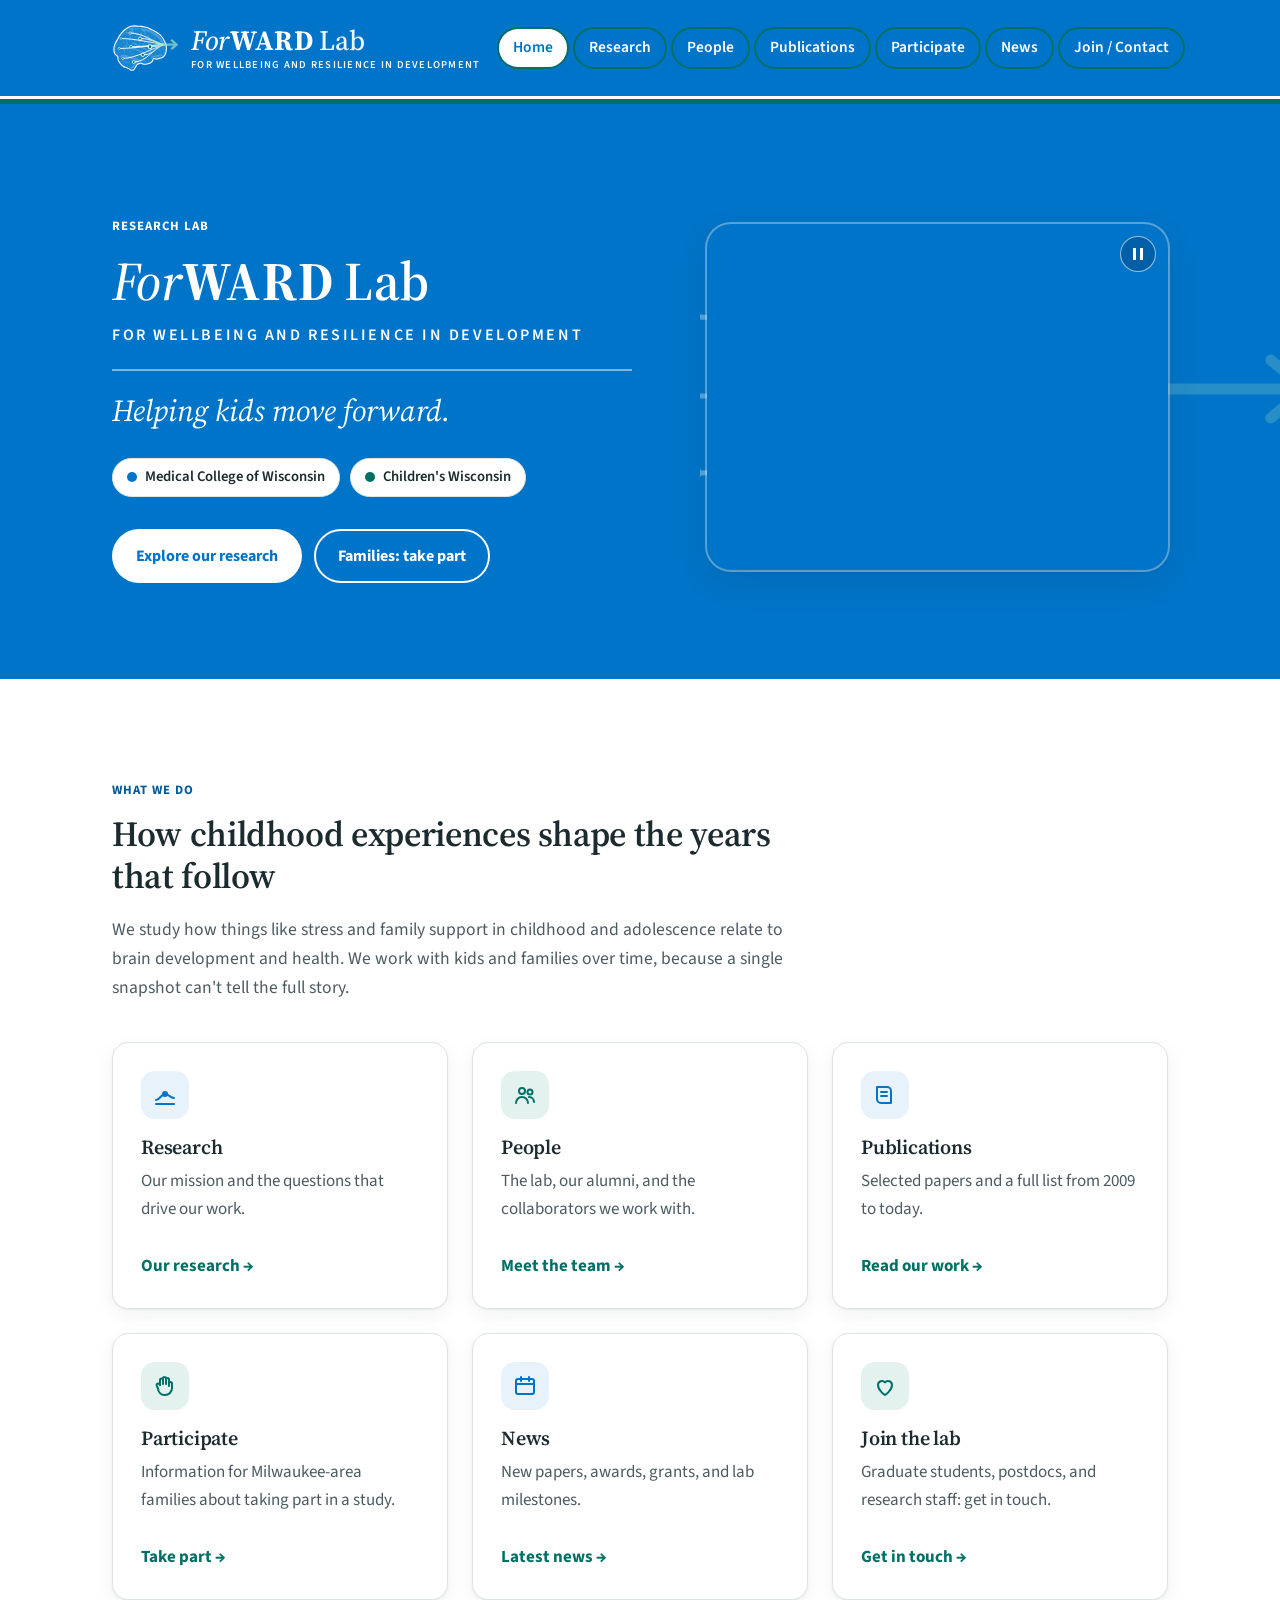
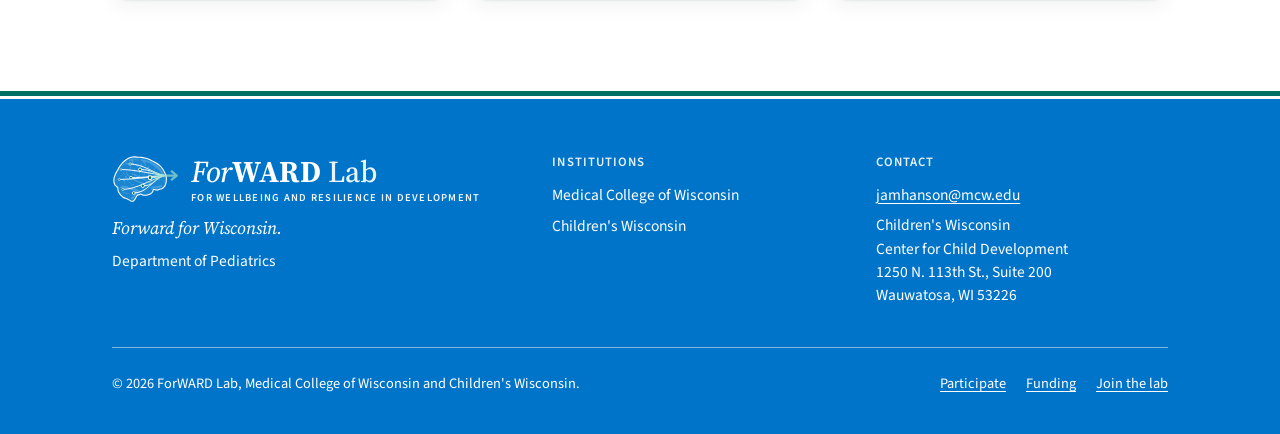
<file: index.html>
<!DOCTYPE html>
<html lang="en" class="no-js">
<head>
  <meta charset="utf-8">
  <meta name="viewport" content="width=device-width, initial-scale=1">
  <title>ForWARD Lab | For Wellbeing And Resilience in Development</title>
  <meta name="description" content="The ForWARD Lab studies how childhood experiences relate to brain development, health, and aging. A research lab at the Medical College of Wisconsin and Children's Wisconsin led by Jamie Hanson.">
  <link rel="icon" href="assets/img/favicon.svg" type="image/svg+xml">
  <link rel="preconnect" href="https://fonts.googleapis.com">
  <link rel="preconnect" href="https://fonts.gstatic.com" crossorigin>
  <link href="https://fonts.googleapis.com/css2?family=Source+Sans+3:wght@400;600;700&family=Source+Serif+4:ital,opsz,wght@0,8..60,600;0,8..60,700;1,8..60,500&display=swap" rel="stylesheet">
  <link rel="stylesheet" href="css/styles.css?v=470317a96d">
</head>
<body>
  <a class="skip-link" href="#main">Skip to main content</a>

  <header class="site-header">
    <div class="container header-inner">
      <a class="brand" href="index.html" aria-label="ForWARD Lab home">
        <img class="brand-mark" src="assets/img/forward-logo-blue.svg" width="67" height="48" alt="">
        <span class="wordmark">
          <span class="wm-name"><span class="wm-for">For</span><span class="wm-ward">WARD</span> <span class="wm-lab">Lab</span></span>
          <span class="wm-sub">For Wellbeing And Resilience in Development</span>
        </span>
      </a>
      <button class="nav-toggle" type="button" aria-expanded="false" aria-controls="site-nav">
        <span class="nav-toggle-bars" aria-hidden="true"></span>
        Menu
      </button>
      <nav class="site-nav" id="site-nav" aria-label="Main">
        <ul>
          <li><a href="index.html" aria-current="page">Home</a></li>
          <li><a href="research.html">Research</a></li>
          <li><a href="team.html">People</a></li>
          <li><a href="publications.html">Publications</a></li>
          <li><a href="participate.html">Participate</a></li>
          <li><a href="news.html">News</a></li>
          <li><a href="contact.html">Join / Contact</a></li>
        </ul>
      </nav>
    </div>
  </header>

  <main id="main">
    <section class="hero" aria-labelledby="hero-title">
    <svg class="trajectories" viewBox="0 0 600 400" preserveAspectRatio="xMaxYMid slice" aria-hidden="true" focusable="false">
      <!-- Converging tracts from the ForWARD logo. Generated by tools/logo/banner_tracts.py; edit there. -->
      <defs><linearGradient id="trh-flow" x1="100" y1="0" x2="470" y2="0" gradientUnits="userSpaceOnUse"><stop offset="0" stop-color="#ffffff"/><stop offset=".5" stop-color="#ffffff"/><stop offset="1" stop-color="#9fe0cc"/></linearGradient></defs>
      <g fill="none" stroke="url(#trh-flow)" stroke-width="3.4" stroke-linecap="round"><path d="M150 150 C294.0 150 342.0 190.0 470 200"/><path d="M120 205 C277.5 205 330.0 201.0 470 200"/><path d="M165 258 C302.2 258 348.0 211.6 470 200"/><path d="M230 132 C338.0 132 374.0 186.4 470 200"/><path d="M235 200 C340.8 200 376.0 200.0 470 200"/><path d="M270 268 C360.0 268 390.0 213.6 470 200"/><path d="M315 155 C384.8 155 408.0 191.0 470 200"/><path d="M335 245 C395.8 245 416.0 209.0 470 200"/><path d="M390 200 C426.0 200 438.0 200.0 470 200"/></g>
      <g opacity="0.7" fill="none" stroke="#9fe0cc" stroke-width="7.5" stroke-linecap="round" stroke-linejoin="round"><path d="M466 200 L586 200"/><path d="M566 180 L590 200 L566 220"/></g>
      <g fill="#007065" stroke="#fff"><circle cx="150" cy="150" r="5.5" stroke-width="2.75"/><circle cx="120" cy="205" r="6" stroke-width="3.00"/><circle cx="165" cy="258" r="6.5" stroke-width="3.25"/><circle cx="230" cy="132" r="7" stroke-width="3.50"/><circle cx="235" cy="200" r="8" stroke-width="4.00"/><circle cx="270" cy="268" r="8.5" stroke-width="4.25"/><circle cx="315" cy="155" r="9.5" stroke-width="4.75"/><circle cx="335" cy="245" r="10.5" stroke-width="5.25"/><circle cx="390" cy="200" r="11.5" stroke-width="5.75"/></g>
    </svg>
      <div class="container hero-grid">
        <div>
          <span class="eyebrow">Research lab</span>
          <h1 id="hero-title"><span class="wm-for">For</span><span class="wm-ward">WARD</span> Lab</h1>
          <p class="hero-expansion">For Wellbeing And Resilience in Development</p>
          <p class="hero-tagline">Helping kids move forward.</p>
          <ul class="affiliations" aria-label="Affiliations">
            <li><span class="dot dot-primary" aria-hidden="true"></span>Medical College of Wisconsin</li>
            <li><span class="dot dot-secondary" aria-hidden="true"></span>Children's Wisconsin</li>
          </ul>
          <div class="btn-row">
            <a class="btn btn-primary" href="research.html">Explore our research</a>
            <a class="btn btn-secondary" href="participate.html">Families: take part</a>
          </div>
        </div>
        <div class="hero-media">
          <!-- Hero art: the ForWARD logo, then two brain illustrations, crossfade (see tools/hero_art/).
               To use a lab group photo instead, replace this <figure> with a single <img>. -->
          <figure class="hero-art">
            <img class="hero-slide" src="assets/img/hero-logo.svg" width="800" height="600"
                 alt="The ForWARD Lab logo, then illustrations of a brain from an MRI template in the lab colors: flowing trajectory lines, and brains growing along a trajectory">
            <img class="hero-slide" src="assets/img/hero-brain-1.svg" width="800" height="600" alt="">
            <img class="hero-slide" src="assets/img/hero-brain-2.svg" width="800" height="600" alt="">
            <button class="hero-art-toggle" type="button" aria-pressed="false" aria-label="Pause the rotating images">
              <span class="icon-pause" aria-hidden="true"></span>
            </button>
          </figure>
        </div>
      </div>
    </section>

    <section class="section" aria-labelledby="what-we-do">
      <div class="container">
        <div class="section-head">
          <span class="eyebrow">What we do</span>
          <h2 id="what-we-do">How childhood experiences shape the years that follow</h2>
          <p>We study how things like stress and family support in childhood and adolescence relate
          to brain development and health. We work with kids and families over time, because a single
          snapshot can't tell the full story.</p>
        </div>
        <div class="grid grid-3">
          <a class="card card-link" href="research.html">
            <span class="card-icon"><svg viewBox="0 0 24 24" fill="none" stroke="currentColor" stroke-width="2" stroke-linecap="round" stroke-linejoin="round" aria-hidden="true" focusable="false"><path d="M3 17c4 0 5-6 9-6s5 4 9 4"/><circle cx="12" cy="11" r="2"/><path d="M3 21h18"/></svg></span>
            <h3>Research</h3>
            <p>Our mission and the questions that drive our work.</p>
            <span class="card-cta">Our research</span>
          </a>
          <a class="card card-link" href="team.html">
            <span class="card-icon alt"><svg viewBox="0 0 24 24" fill="none" stroke="currentColor" stroke-width="2" stroke-linecap="round" stroke-linejoin="round" aria-hidden="true" focusable="false"><circle cx="9" cy="8" r="3"/><path d="M3 20c0-3.3 2.7-6 6-6s6 2.7 6 6"/><circle cx="17" cy="9" r="2.5"/><path d="M16 14c2.8 0 5 2.2 5 5"/></svg></span>
            <h3>People</h3>
            <p>The lab, our alumni, and the collaborators we work with.</p>
            <span class="card-cta">Meet the team</span>
          </a>
          <a class="card card-link" href="publications.html">
            <span class="card-icon"><svg viewBox="0 0 24 24" fill="none" stroke="currentColor" stroke-width="2" stroke-linecap="round" stroke-linejoin="round" aria-hidden="true" focusable="false"><path d="M4 4h10a4 4 0 0 1 4 4v12H8a4 4 0 0 1-4-4z"/><path d="M8 9h6M8 13h6"/></svg></span>
            <h3>Publications</h3>
            <p>Selected papers and a full list from 2009 to today.</p>
            <span class="card-cta">Read our work</span>
          </a>
          <a class="card card-link" href="participate.html">
            <span class="card-icon alt"><svg viewBox="0 0 24 24" fill="none" stroke="currentColor" stroke-width="2" stroke-linecap="round" stroke-linejoin="round" aria-hidden="true" focusable="false"><path d="M7 11V6a1.5 1.5 0 0 1 3 0v4M10 10V4.5a1.5 1.5 0 0 1 3 0V10M13 10V5.5a1.5 1.5 0 0 1 3 0V12"/><path d="M16 9.5a1.5 1.5 0 0 1 3 0V14a7 7 0 0 1-7 7h-.5A6.5 6.5 0 0 1 5 14.5l-1.3-3a1.5 1.5 0 0 1 2.6-1.4L7 11"/></svg></span>
            <h3>Participate</h3>
            <p>Information for Milwaukee-area families about taking part in a study.</p>
            <span class="card-cta">Take part</span>
          </a>
          <a class="card card-link" href="news.html">
            <span class="card-icon"><svg viewBox="0 0 24 24" fill="none" stroke="currentColor" stroke-width="2" stroke-linecap="round" stroke-linejoin="round" aria-hidden="true" focusable="false"><rect x="3" y="5" width="18" height="15" rx="2"/><path d="M3 10h18M8 3v4M16 3v4"/></svg></span>
            <h3>News</h3>
            <p>New papers, awards, grants, and lab milestones.</p>
            <span class="card-cta">Latest news</span>
          </a>
          <a class="card card-link" href="contact.html">
            <span class="card-icon alt"><svg viewBox="0 0 24 24" fill="none" stroke="currentColor" stroke-width="2" stroke-linecap="round" stroke-linejoin="round" aria-hidden="true" focusable="false"><path d="M12 21s-7-4.4-7-10a4 4 0 0 1 7-2.6A4 4 0 0 1 19 11c0 5.6-7 10-7 10z"/></svg></span>
            <h3>Join the lab</h3>
            <p>Graduate students, postdocs, and research staff: get in touch.</p>
            <span class="card-cta">Get in touch</span>
          </a>
        </div>
      </div>
    </section>
  </main>

  <footer class="site-footer">
    <div class="container">
      <div class="footer-grid">
        <div>
          <div class="footer-brand">
            <img class="brand-mark" src="assets/img/forward-logo-blue.svg" width="67" height="48" alt="">
            <span class="wordmark">
              <span class="wm-name"><span class="wm-for">For</span><span class="wm-ward">WARD</span> <span class="wm-lab">Lab</span></span>
              <span class="wm-sub">For Wellbeing And Resilience in Development</span>
            </span>
          </div>
          <p class="footer-slogan">Forward for Wisconsin.</p>
          <p>Department of Pediatrics</p>
        </div>
        <div>
          <h2>Institutions</h2>
          <ul>
            <li>Medical College of Wisconsin</li>
            <li>Children's Wisconsin</li>
          </ul>
        </div>
        <div>
          <h2>Contact</h2>
          <p><a href="mailto:jamhanson@mcw.edu">jamhanson@mcw.edu</a></p>
          <address>Children's Wisconsin<br>Center for Child Development<br>1250 N. 113th St., Suite 200<br>Wauwatosa, WI 53226</address>
        </div>
      </div>
      <div class="footer-bottom">
        <p>&copy; <span id="year">2026</span> ForWARD Lab, Medical College of Wisconsin and Children's Wisconsin.</p>
        <ul class="footer-links">
          <li><a href="participate.html">Participate</a></li>
          <li><a href="funding.html">Funding</a></li>
          <li><a href="contact.html">Join the lab</a></li>
        </ul>
      </div>
    </div>
  </footer>

  <script src="js/main.js?v=d6bfda1377"></script>
</body>
</html>
</file>
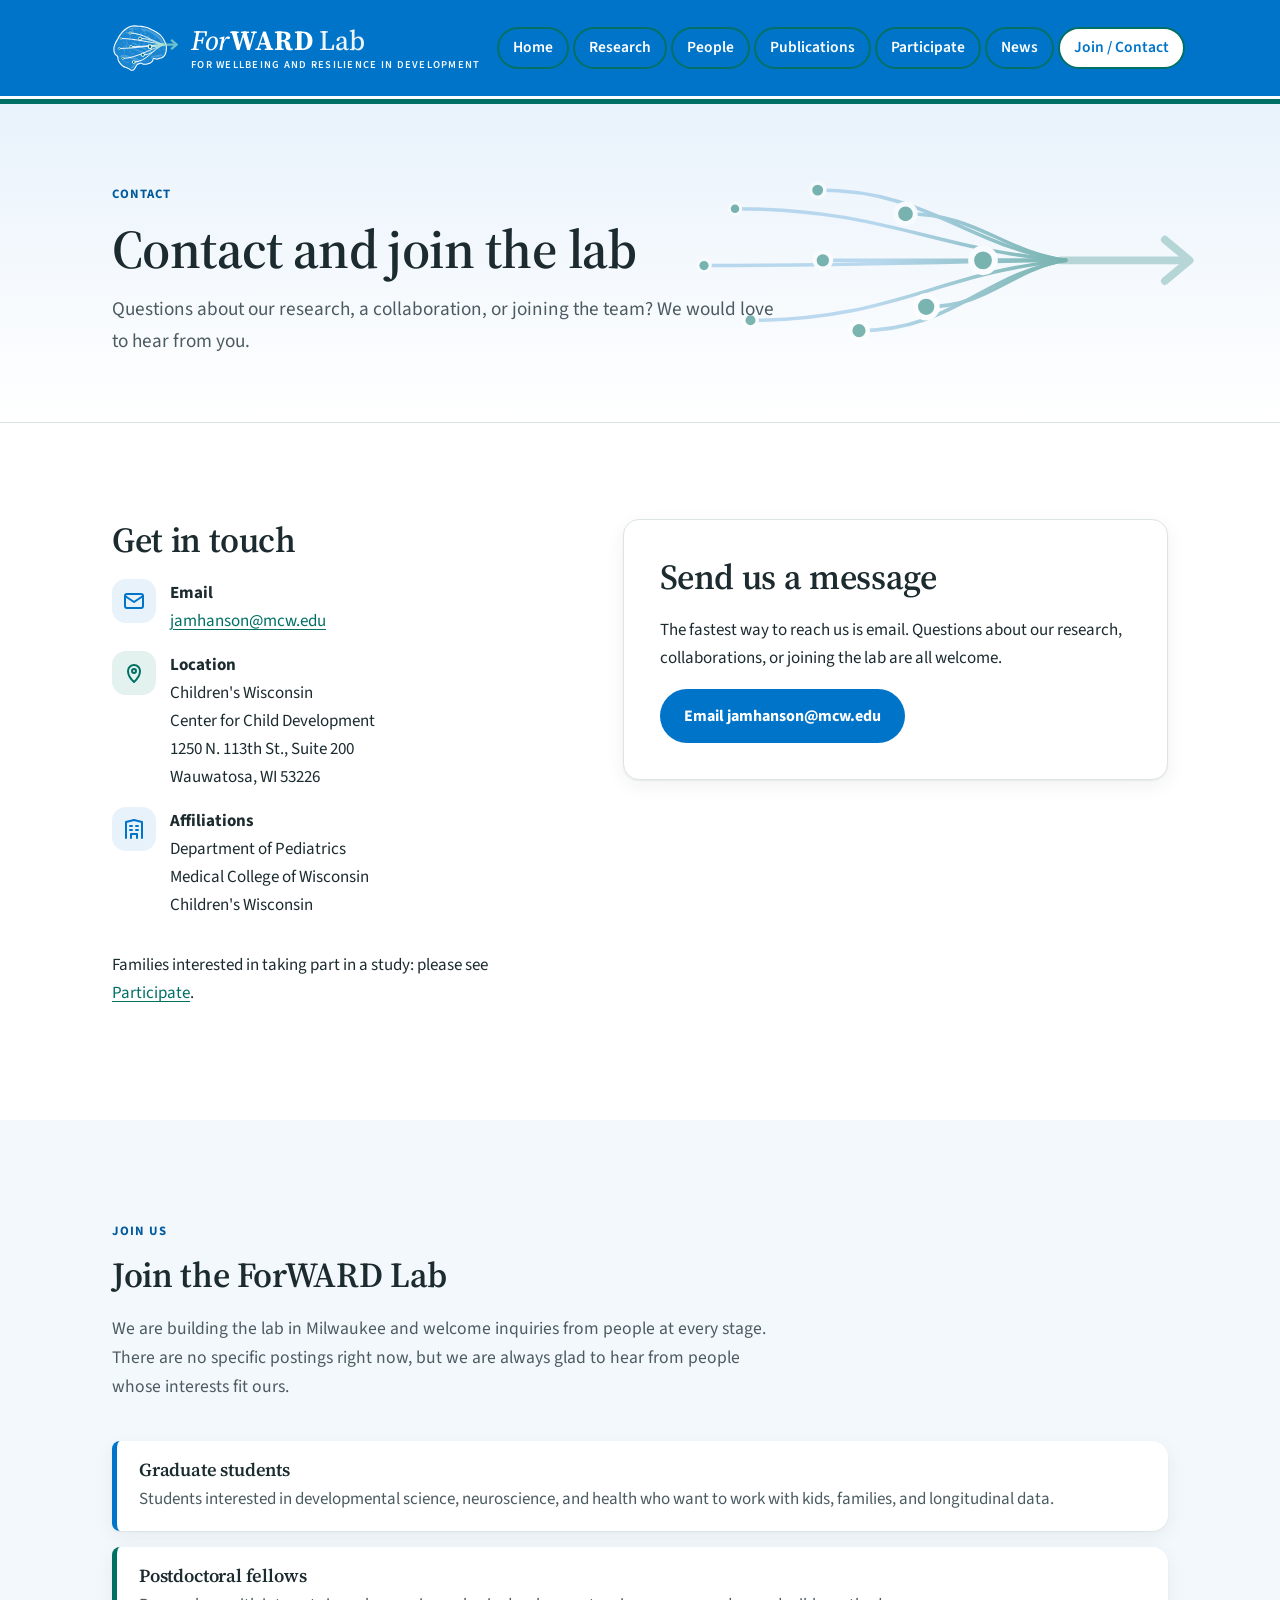
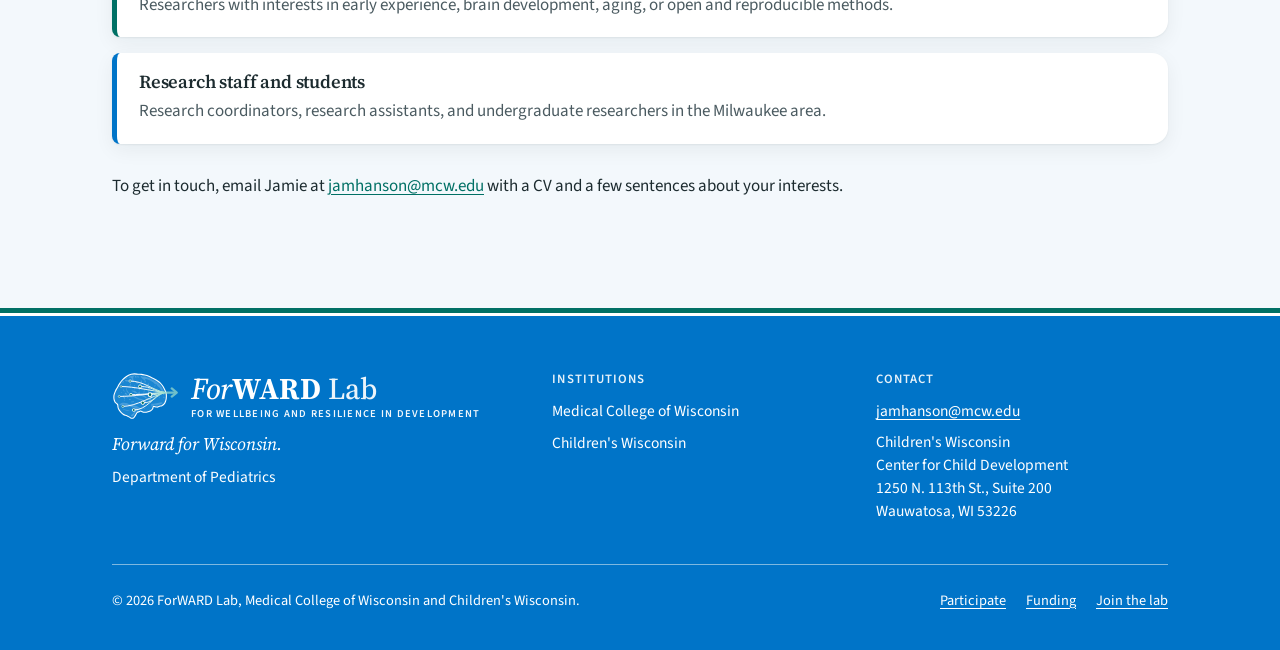
<file: contact.html>
<!DOCTYPE html>
<html lang="en" class="no-js">
<head>
  <meta charset="utf-8">
  <meta name="viewport" content="width=device-width, initial-scale=1">
  <title>Contact and Join | ForWARD Lab</title>
  <meta name="description" content="Contact the ForWARD Lab, and how graduate students, postdocs, and research staff can join the lab.">
  <link rel="icon" href="assets/img/favicon.svg" type="image/svg+xml">
  <link rel="preconnect" href="https://fonts.googleapis.com">
  <link rel="preconnect" href="https://fonts.gstatic.com" crossorigin>
  <link href="https://fonts.googleapis.com/css2?family=Source+Sans+3:wght@400;600;700&family=Source+Serif+4:ital,opsz,wght@0,8..60,600;0,8..60,700;1,8..60,500&display=swap" rel="stylesheet">
  <link rel="stylesheet" href="css/styles.css?v=470317a96d">
</head>
<body>
  <a class="skip-link" href="#main">Skip to main content</a>

  <header class="site-header">
    <div class="container header-inner">
      <a class="brand" href="index.html" aria-label="ForWARD Lab home">
        <img class="brand-mark" src="assets/img/forward-logo-blue.svg" width="67" height="48" alt="">
        <span class="wordmark">
          <span class="wm-name"><span class="wm-for">For</span><span class="wm-ward">WARD</span> <span class="wm-lab">Lab</span></span>
          <span class="wm-sub">For Wellbeing And Resilience in Development</span>
        </span>
      </a>
      <button class="nav-toggle" type="button" aria-expanded="false" aria-controls="site-nav">
        <span class="nav-toggle-bars" aria-hidden="true"></span>
        Menu
      </button>
      <nav class="site-nav" id="site-nav" aria-label="Main">
        <ul>
          <li><a href="index.html">Home</a></li>
          <li><a href="research.html">Research</a></li>
          <li><a href="team.html">People</a></li>
          <li><a href="publications.html">Publications</a></li>
          <li><a href="participate.html">Participate</a></li>
          <li><a href="news.html">News</a></li>
          <li><a href="contact.html" aria-current="page">Join / Contact</a></li>
        </ul>
      </nav>
    </div>
  </header>

  <main id="main">
    <section class="page-hero" aria-labelledby="page-title">
    <svg class="trajectories" viewBox="0 0 600 400" preserveAspectRatio="xMaxYMid slice" aria-hidden="true" focusable="false">
      <!-- Converging tracts from the ForWARD logo. Generated by tools/logo/banner_tracts.py; edit there. -->
      <defs><linearGradient id="trp-flow" x1="100" y1="0" x2="470" y2="0" gradientUnits="userSpaceOnUse"><stop offset="0" stop-color="#7eb8e0"/><stop offset=".5" stop-color="#7eb8e0"/><stop offset="1" stop-color="#007065"/></linearGradient></defs>
      <g fill="none" stroke="url(#trp-flow)" stroke-width="3.4" stroke-linecap="round"><path d="M150 150 C294.0 150 342.0 190.0 470 200"/><path d="M120 205 C277.5 205 330.0 201.0 470 200"/><path d="M165 258 C302.2 258 348.0 211.6 470 200"/><path d="M230 132 C338.0 132 374.0 186.4 470 200"/><path d="M235 200 C340.8 200 376.0 200.0 470 200"/><path d="M270 268 C360.0 268 390.0 213.6 470 200"/><path d="M315 155 C384.8 155 408.0 191.0 470 200"/><path d="M335 245 C395.8 245 416.0 209.0 470 200"/><path d="M390 200 C426.0 200 438.0 200.0 470 200"/></g>
      <g opacity="0.5" fill="none" stroke="#007065" stroke-width="7.5" stroke-linecap="round" stroke-linejoin="round"><path d="M466 200 L586 200"/><path d="M566 180 L590 200 L566 220"/></g>
      <g fill="#007065" stroke="#fff"><circle cx="150" cy="150" r="5.5" stroke-width="2.75"/><circle cx="120" cy="205" r="6" stroke-width="3.00"/><circle cx="165" cy="258" r="6.5" stroke-width="3.25"/><circle cx="230" cy="132" r="7" stroke-width="3.50"/><circle cx="235" cy="200" r="8" stroke-width="4.00"/><circle cx="270" cy="268" r="8.5" stroke-width="4.25"/><circle cx="315" cy="155" r="9.5" stroke-width="4.75"/><circle cx="335" cy="245" r="10.5" stroke-width="5.25"/><circle cx="390" cy="200" r="11.5" stroke-width="5.75"/></g>
    </svg>
      <div class="container">
        <span class="eyebrow">Contact</span>
        <h1 id="page-title">Contact and join the lab</h1>
        <p class="lede">Questions about our research, a collaboration, or joining the team? We would love to hear from you.</p>
      </div>
    </section>

    <section class="section" aria-labelledby="contact-title">
      <div class="container contact-grid">
        <div>
          <h2 id="contact-title">Get in touch</h2>
          <ul class="contact-list">
            <li>
              <span class="card-icon"><svg viewBox="0 0 24 24" fill="none" stroke="currentColor" stroke-width="2" stroke-linecap="round" stroke-linejoin="round" aria-hidden="true" focusable="false"><rect x="3" y="5" width="18" height="14" rx="2"/><path d="m3 7 9 6 9-6"/></svg></span>
              <div>
                <strong>Email</strong>
                <a href="mailto:jamhanson@mcw.edu">jamhanson@mcw.edu</a>
              </div>
            </li>
            <li>
              <span class="card-icon alt"><svg viewBox="0 0 24 24" fill="none" stroke="currentColor" stroke-width="2" stroke-linecap="round" stroke-linejoin="round" aria-hidden="true" focusable="false"><path d="M12 21s-6-5.5-6-11a6 6 0 0 1 12 0c0 5.5-6 11-6 11z"/><circle cx="12" cy="10" r="2"/></svg></span>
              <div>
                <strong>Location</strong>
                <address>Children's Wisconsin<br>Center for Child Development<br>1250 N. 113th St., Suite 200<br>Wauwatosa, WI 53226</address>
              </div>
            </li>
            <li>
              <span class="card-icon"><svg viewBox="0 0 24 24" fill="none" stroke="currentColor" stroke-width="2" stroke-linecap="round" stroke-linejoin="round" aria-hidden="true" focusable="false"><path d="M4 21V5l8-2 8 2v16"/><path d="M9 21v-4h6v4M8 9h2M14 9h2M8 13h2M14 13h2"/></svg></span>
              <div>
                <strong>Affiliations</strong>
                Department of Pediatrics<br>Medical College of Wisconsin<br>Children's Wisconsin
              </div>
            </li>
          </ul>
          <p>Families interested in taking part in a study: please see <a href="participate.html">Participate</a>.</p>
        </div>

        <div class="card form-card email-card">
          <h2 id="form-title">Send us a message</h2>
          <p>The fastest way to reach us is email. Questions about our research, collaborations, or
          joining the lab are all welcome.</p>
          <a class="btn btn-primary" href="mailto:jamhanson@mcw.edu?subject=ForWARD%20Lab">Email jamhanson@mcw.edu</a>
        </div>
      </div>
    </section>

    <section class="section section-band" aria-labelledby="join-title">
      <div class="container">
        <div class="section-head">
          <span class="eyebrow">Join us</span>
          <h2 id="join-title">Join the ForWARD Lab</h2>
          <p>We are building the lab in Milwaukee and welcome inquiries from people at every stage. There are no
          specific postings right now, but we are always glad to hear from people whose interests fit ours.</p>
        </div>
        <ul class="position-list">
            <li class="position">
              <h3>Graduate students</h3>
              <p>Students interested in developmental science, neuroscience, and health who want to work with kids, families, and longitudinal data.</p>
            </li>
            <li class="position">
              <h3>Postdoctoral fellows</h3>
              <p>Researchers with interests in early experience, brain development, aging, or open and reproducible methods.</p>
            </li>
            <li class="position">
              <h3>Research staff and students</h3>
              <p>Research coordinators, research assistants, and undergraduate researchers in the Milwaukee area.</p>
            </li>
        </ul>
        <p style="margin-top:28px">To get in touch, email Jamie at <a href="mailto:jamhanson@mcw.edu">jamhanson@mcw.edu</a> with a CV
        and a few sentences about your interests.</p>
      </div>
    </section>
  </main>

  <footer class="site-footer">
    <div class="container">
      <div class="footer-grid">
        <div>
          <div class="footer-brand">
            <img class="brand-mark" src="assets/img/forward-logo-blue.svg" width="67" height="48" alt="">
            <span class="wordmark">
              <span class="wm-name"><span class="wm-for">For</span><span class="wm-ward">WARD</span> <span class="wm-lab">Lab</span></span>
              <span class="wm-sub">For Wellbeing And Resilience in Development</span>
            </span>
          </div>
          <p class="footer-slogan">Forward for Wisconsin.</p>
          <p>Department of Pediatrics</p>
        </div>
        <div>
          <h2>Institutions</h2>
          <ul>
            <li>Medical College of Wisconsin</li>
            <li>Children's Wisconsin</li>
          </ul>
        </div>
        <div>
          <h2>Contact</h2>
          <p><a href="mailto:jamhanson@mcw.edu">jamhanson@mcw.edu</a></p>
          <address>Children's Wisconsin<br>Center for Child Development<br>1250 N. 113th St., Suite 200<br>Wauwatosa, WI 53226</address>
        </div>
      </div>
      <div class="footer-bottom">
        <p>&copy; <span id="year">2026</span> ForWARD Lab, Medical College of Wisconsin and Children's Wisconsin.</p>
        <ul class="footer-links">
          <li><a href="participate.html">Participate</a></li>
          <li><a href="funding.html">Funding</a></li>
          <li><a href="contact.html">Join the lab</a></li>
        </ul>
      </div>
    </div>
  </footer>

  <script src="js/main.js?v=d6bfda1377"></script>
</body>
</html>
</file>
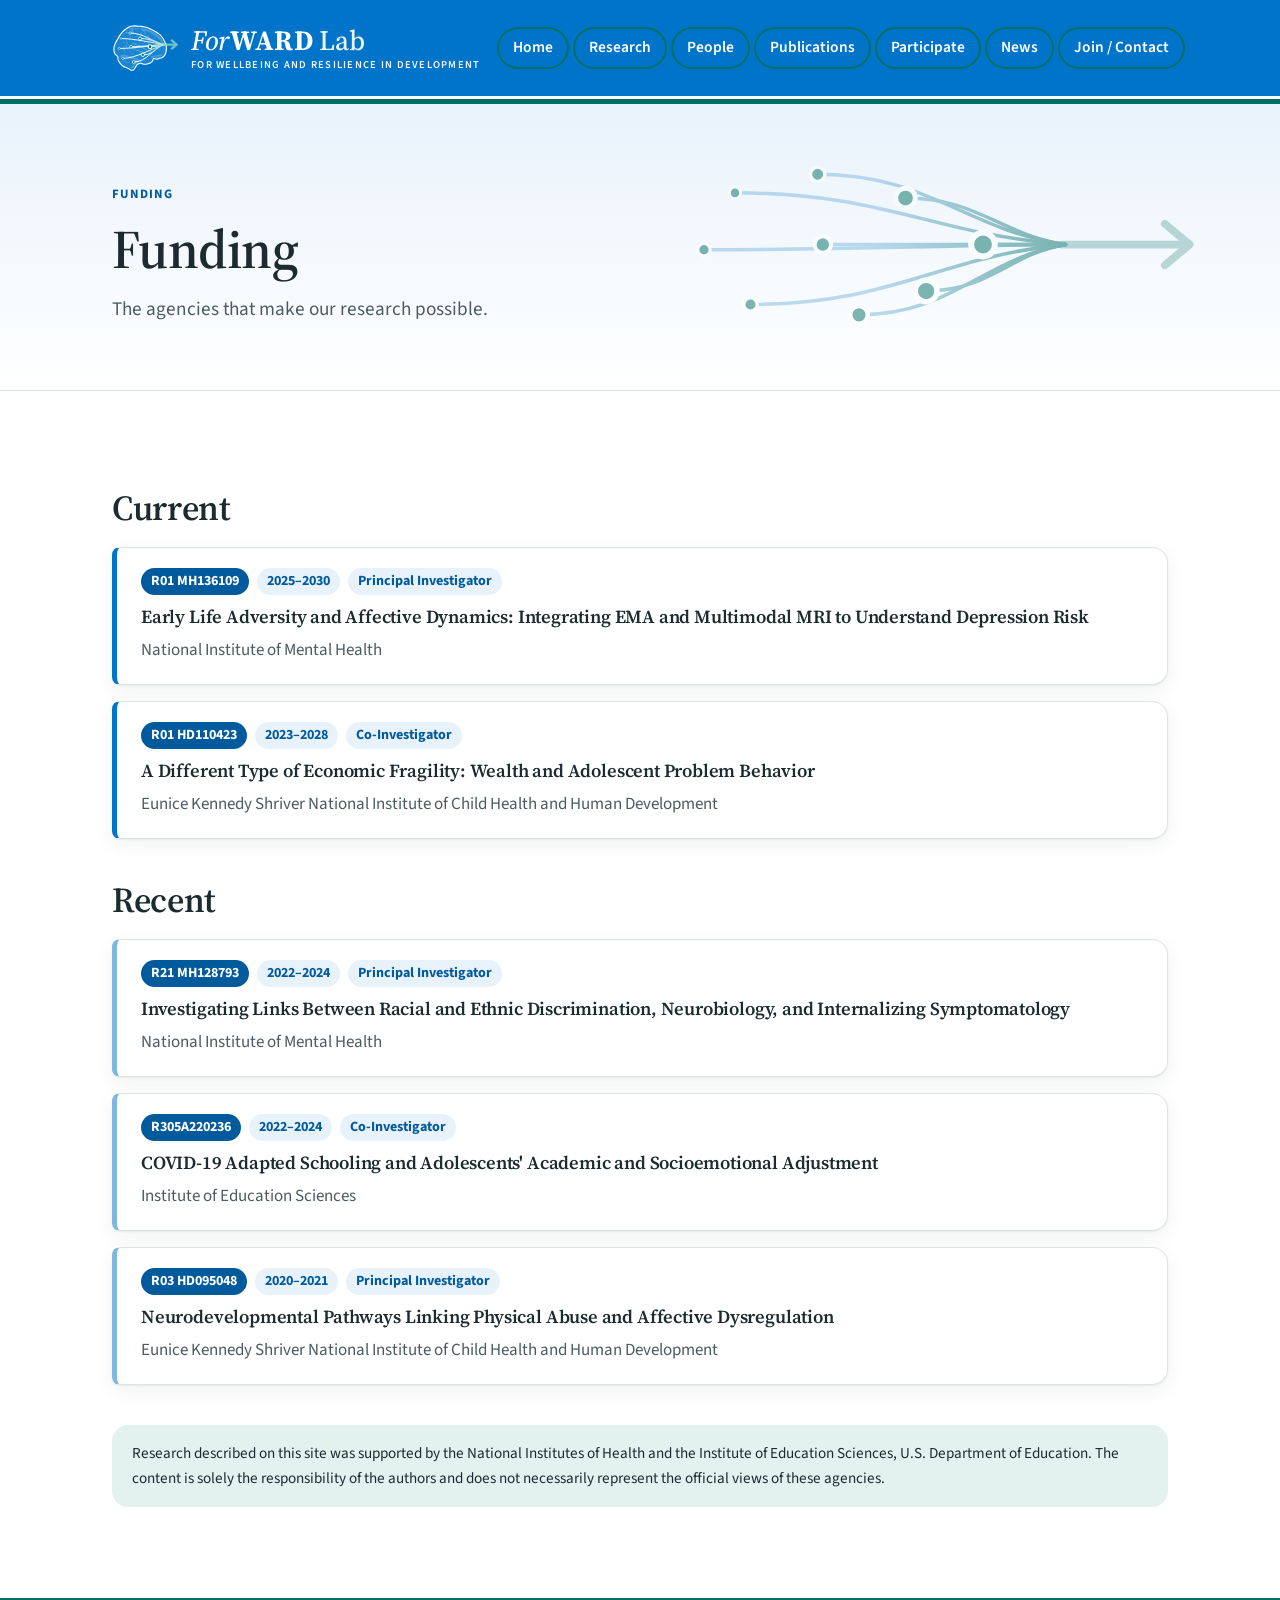
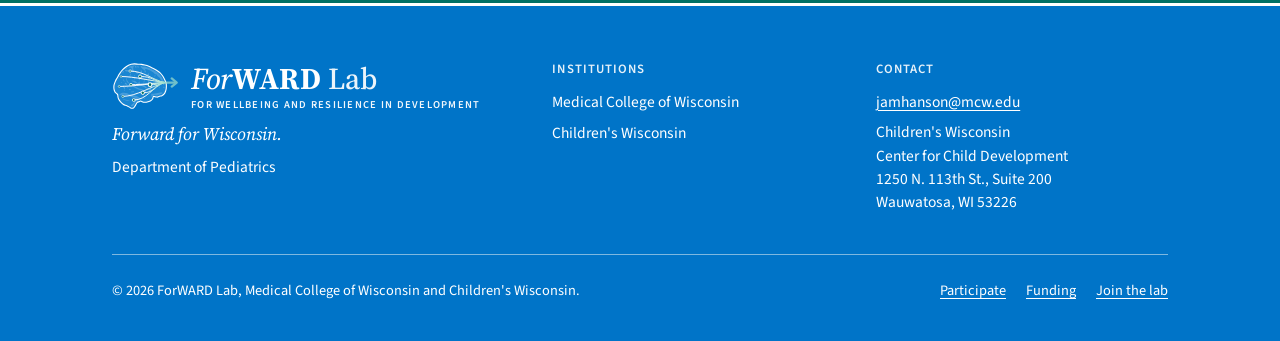
<file: funding.html>
<!DOCTYPE html>
<html lang="en" class="no-js">
<head>
  <meta charset="utf-8">
  <meta name="viewport" content="width=device-width, initial-scale=1">
  <title>Funding | ForWARD Lab</title>
  <meta name="description" content="Current and recent grants supporting the ForWARD Lab research.">
  <link rel="icon" href="assets/img/favicon.svg" type="image/svg+xml">
  <link rel="preconnect" href="https://fonts.googleapis.com">
  <link rel="preconnect" href="https://fonts.gstatic.com" crossorigin>
  <link href="https://fonts.googleapis.com/css2?family=Source+Sans+3:wght@400;600;700&family=Source+Serif+4:ital,opsz,wght@0,8..60,600;0,8..60,700;1,8..60,500&display=swap" rel="stylesheet">
  <link rel="stylesheet" href="css/styles.css?v=470317a96d">
</head>
<body>
  <a class="skip-link" href="#main">Skip to main content</a>

  <header class="site-header">
    <div class="container header-inner">
      <a class="brand" href="index.html" aria-label="ForWARD Lab home">
        <img class="brand-mark" src="assets/img/forward-logo-blue.svg" width="67" height="48" alt="">
        <span class="wordmark">
          <span class="wm-name"><span class="wm-for">For</span><span class="wm-ward">WARD</span> <span class="wm-lab">Lab</span></span>
          <span class="wm-sub">For Wellbeing And Resilience in Development</span>
        </span>
      </a>
      <button class="nav-toggle" type="button" aria-expanded="false" aria-controls="site-nav">
        <span class="nav-toggle-bars" aria-hidden="true"></span>
        Menu
      </button>
      <nav class="site-nav" id="site-nav" aria-label="Main">
        <ul>
          <li><a href="index.html">Home</a></li>
          <li><a href="research.html">Research</a></li>
          <li><a href="team.html">People</a></li>
          <li><a href="publications.html">Publications</a></li>
          <li><a href="participate.html">Participate</a></li>
          <li><a href="news.html">News</a></li>
          <li><a href="contact.html">Join / Contact</a></li>
        </ul>
      </nav>
    </div>
  </header>

  <main id="main">
    <section class="page-hero" aria-labelledby="page-title">
    <svg class="trajectories" viewBox="0 0 600 400" preserveAspectRatio="xMaxYMid slice" aria-hidden="true" focusable="false">
      <!-- Converging tracts from the ForWARD logo. Generated by tools/logo/banner_tracts.py; edit there. -->
      <defs><linearGradient id="trp-flow" x1="100" y1="0" x2="470" y2="0" gradientUnits="userSpaceOnUse"><stop offset="0" stop-color="#7eb8e0"/><stop offset=".5" stop-color="#7eb8e0"/><stop offset="1" stop-color="#007065"/></linearGradient></defs>
      <g fill="none" stroke="url(#trp-flow)" stroke-width="3.4" stroke-linecap="round"><path d="M150 150 C294.0 150 342.0 190.0 470 200"/><path d="M120 205 C277.5 205 330.0 201.0 470 200"/><path d="M165 258 C302.2 258 348.0 211.6 470 200"/><path d="M230 132 C338.0 132 374.0 186.4 470 200"/><path d="M235 200 C340.8 200 376.0 200.0 470 200"/><path d="M270 268 C360.0 268 390.0 213.6 470 200"/><path d="M315 155 C384.8 155 408.0 191.0 470 200"/><path d="M335 245 C395.8 245 416.0 209.0 470 200"/><path d="M390 200 C426.0 200 438.0 200.0 470 200"/></g>
      <g opacity="0.5" fill="none" stroke="#007065" stroke-width="7.5" stroke-linecap="round" stroke-linejoin="round"><path d="M466 200 L586 200"/><path d="M566 180 L590 200 L566 220"/></g>
      <g fill="#007065" stroke="#fff"><circle cx="150" cy="150" r="5.5" stroke-width="2.75"/><circle cx="120" cy="205" r="6" stroke-width="3.00"/><circle cx="165" cy="258" r="6.5" stroke-width="3.25"/><circle cx="230" cy="132" r="7" stroke-width="3.50"/><circle cx="235" cy="200" r="8" stroke-width="4.00"/><circle cx="270" cy="268" r="8.5" stroke-width="4.25"/><circle cx="315" cy="155" r="9.5" stroke-width="4.75"/><circle cx="335" cy="245" r="10.5" stroke-width="5.25"/><circle cx="390" cy="200" r="11.5" stroke-width="5.75"/></g>
    </svg>
      <div class="container">
        <span class="eyebrow">Funding</span>
        <h1 id="page-title">Funding</h1>
        <p class="lede">The agencies that make our research possible.</p>
      </div>
    </section>

    <section class="section" aria-labelledby="current-title">
      <div class="container">
        <h2 id="current-title">Current</h2>
        <ul class="grant-list">
          <li class="grant">
            <p class="grant-meta"><span class="grant-id">R01 MH136109</span> <span>2025–2030</span> <span>Principal Investigator</span></p>
            <h3>Early Life Adversity and Affective Dynamics: Integrating EMA and Multimodal MRI to Understand Depression Risk</h3>
            <p class="grant-funder">National Institute of Mental Health</p>
          </li>
          <li class="grant">
            <p class="grant-meta"><span class="grant-id">R01 HD110423</span> <span>2023–2028</span> <span>Co-Investigator</span></p>
            <h3>A Different Type of Economic Fragility: Wealth and Adolescent Problem Behavior</h3>
            <p class="grant-funder">Eunice Kennedy Shriver National Institute of Child Health and Human Development</p>
          </li>
        </ul>
        <h2 id="recent-title" class="grant-heading">Recent</h2>
        <ul class="grant-list">
          <li class="grant">
            <p class="grant-meta"><span class="grant-id">R21 MH128793</span> <span>2022–2024</span> <span>Principal Investigator</span></p>
            <h3>Investigating Links Between Racial and Ethnic Discrimination, Neurobiology, and Internalizing Symptomatology</h3>
            <p class="grant-funder">National Institute of Mental Health</p>
          </li>
          <li class="grant">
            <p class="grant-meta"><span class="grant-id">R305A220236</span> <span>2022–2024</span> <span>Co-Investigator</span></p>
            <h3>COVID-19 Adapted Schooling and Adolescents&#x27; Academic and Socioemotional Adjustment</h3>
            <p class="grant-funder">Institute of Education Sciences</p>
          </li>
          <li class="grant">
            <p class="grant-meta"><span class="grant-id">R03 HD095048</span> <span>2020–2021</span> <span>Principal Investigator</span></p>
            <h3>Neurodevelopmental Pathways Linking Physical Abuse and Affective Dysregulation</h3>
            <p class="grant-funder">Eunice Kennedy Shriver National Institute of Child Health and Human Development</p>
          </li>
        </ul>
        <p class="note funding-note">Research described on this site was supported by the National Institutes of
        Health and the Institute of Education Sciences, U.S. Department of Education. The content is solely the
        responsibility of the authors and does not necessarily represent the official views of these agencies.</p>
      </div>
    </section>
  </main>

  <footer class="site-footer">
    <div class="container">
      <div class="footer-grid">
        <div>
          <div class="footer-brand">
            <img class="brand-mark" src="assets/img/forward-logo-blue.svg" width="67" height="48" alt="">
            <span class="wordmark">
              <span class="wm-name"><span class="wm-for">For</span><span class="wm-ward">WARD</span> <span class="wm-lab">Lab</span></span>
              <span class="wm-sub">For Wellbeing And Resilience in Development</span>
            </span>
          </div>
          <p class="footer-slogan">Forward for Wisconsin.</p>
          <p>Department of Pediatrics</p>
        </div>
        <div>
          <h2>Institutions</h2>
          <ul>
            <li>Medical College of Wisconsin</li>
            <li>Children's Wisconsin</li>
          </ul>
        </div>
        <div>
          <h2>Contact</h2>
          <p><a href="mailto:jamhanson@mcw.edu">jamhanson@mcw.edu</a></p>
          <address>Children's Wisconsin<br>Center for Child Development<br>1250 N. 113th St., Suite 200<br>Wauwatosa, WI 53226</address>
        </div>
      </div>
      <div class="footer-bottom">
        <p>&copy; <span id="year">2026</span> ForWARD Lab, Medical College of Wisconsin and Children's Wisconsin.</p>
        <ul class="footer-links">
          <li><a href="participate.html">Participate</a></li>
          <li><a href="funding.html">Funding</a></li>
          <li><a href="contact.html">Join the lab</a></li>
        </ul>
      </div>
    </div>
  </footer>

  <script src="js/main.js?v=d6bfda1377"></script>
</body>
</html>
</file>
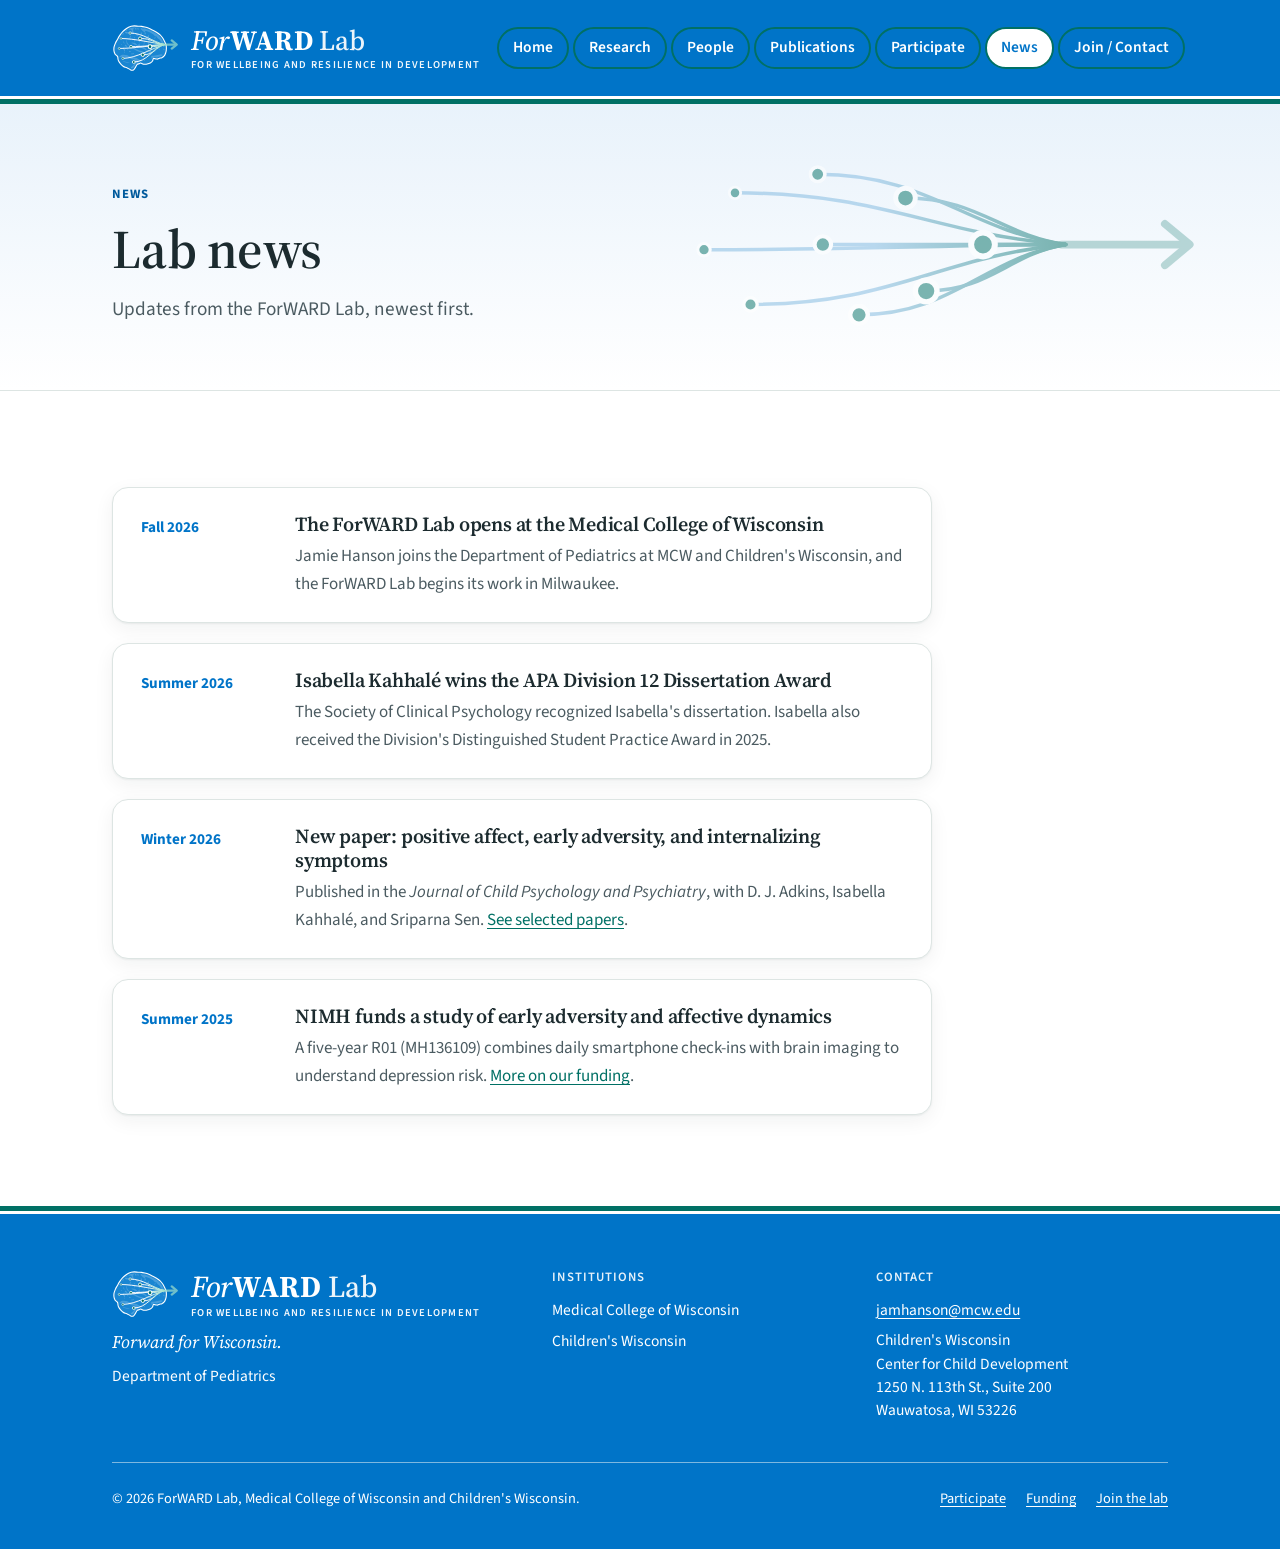
<file: news.html>
<!DOCTYPE html>
<html lang="en" class="no-js">
<head>
  <meta charset="utf-8">
  <meta name="viewport" content="width=device-width, initial-scale=1">
  <title>News | ForWARD Lab</title>
  <meta name="description" content="News and updates from the ForWARD Lab.">
  <link rel="icon" href="assets/img/favicon.svg" type="image/svg+xml">
  <link rel="preconnect" href="https://fonts.googleapis.com">
  <link rel="preconnect" href="https://fonts.gstatic.com" crossorigin>
  <link href="https://fonts.googleapis.com/css2?family=Source+Sans+3:wght@400;600;700&family=Source+Serif+4:ital,opsz,wght@0,8..60,600;0,8..60,700;1,8..60,500&display=swap" rel="stylesheet">
  <link rel="stylesheet" href="css/styles.css?v=470317a96d">
</head>
<body>
  <a class="skip-link" href="#main">Skip to main content</a>

  <header class="site-header">
    <div class="container header-inner">
      <a class="brand" href="index.html" aria-label="ForWARD Lab home">
        <img class="brand-mark" src="assets/img/forward-logo-blue.svg" width="67" height="48" alt="">
        <span class="wordmark">
          <span class="wm-name"><span class="wm-for">For</span><span class="wm-ward">WARD</span> <span class="wm-lab">Lab</span></span>
          <span class="wm-sub">For Wellbeing And Resilience in Development</span>
        </span>
      </a>
      <button class="nav-toggle" type="button" aria-expanded="false" aria-controls="site-nav">
        <span class="nav-toggle-bars" aria-hidden="true"></span>
        Menu
      </button>
      <nav class="site-nav" id="site-nav" aria-label="Main">
        <ul>
          <li><a href="index.html">Home</a></li>
          <li><a href="research.html">Research</a></li>
          <li><a href="team.html">People</a></li>
          <li><a href="publications.html">Publications</a></li>
          <li><a href="participate.html">Participate</a></li>
          <li><a href="news.html" aria-current="page">News</a></li>
          <li><a href="contact.html">Join / Contact</a></li>
        </ul>
      </nav>
    </div>
  </header>

  <main id="main">
    <section class="page-hero" aria-labelledby="page-title">
    <svg class="trajectories" viewBox="0 0 600 400" preserveAspectRatio="xMaxYMid slice" aria-hidden="true" focusable="false">
      <!-- Converging tracts from the ForWARD logo. Generated by tools/logo/banner_tracts.py; edit there. -->
      <defs><linearGradient id="trp-flow" x1="100" y1="0" x2="470" y2="0" gradientUnits="userSpaceOnUse"><stop offset="0" stop-color="#7eb8e0"/><stop offset=".5" stop-color="#7eb8e0"/><stop offset="1" stop-color="#007065"/></linearGradient></defs>
      <g fill="none" stroke="url(#trp-flow)" stroke-width="3.4" stroke-linecap="round"><path d="M150 150 C294.0 150 342.0 190.0 470 200"/><path d="M120 205 C277.5 205 330.0 201.0 470 200"/><path d="M165 258 C302.2 258 348.0 211.6 470 200"/><path d="M230 132 C338.0 132 374.0 186.4 470 200"/><path d="M235 200 C340.8 200 376.0 200.0 470 200"/><path d="M270 268 C360.0 268 390.0 213.6 470 200"/><path d="M315 155 C384.8 155 408.0 191.0 470 200"/><path d="M335 245 C395.8 245 416.0 209.0 470 200"/><path d="M390 200 C426.0 200 438.0 200.0 470 200"/></g>
      <g opacity="0.5" fill="none" stroke="#007065" stroke-width="7.5" stroke-linecap="round" stroke-linejoin="round"><path d="M466 200 L586 200"/><path d="M566 180 L590 200 L566 220"/></g>
      <g fill="#007065" stroke="#fff"><circle cx="150" cy="150" r="5.5" stroke-width="2.75"/><circle cx="120" cy="205" r="6" stroke-width="3.00"/><circle cx="165" cy="258" r="6.5" stroke-width="3.25"/><circle cx="230" cy="132" r="7" stroke-width="3.50"/><circle cx="235" cy="200" r="8" stroke-width="4.00"/><circle cx="270" cy="268" r="8.5" stroke-width="4.25"/><circle cx="315" cy="155" r="9.5" stroke-width="4.75"/><circle cx="335" cy="245" r="10.5" stroke-width="5.25"/><circle cx="390" cy="200" r="11.5" stroke-width="5.75"/></g>
    </svg>
      <div class="container">
        <span class="eyebrow">News</span>
        <h1 id="page-title">Lab news</h1>
        <p class="lede">Updates from the ForWARD Lab, newest first.</p>
      </div>
    </section>

    <section class="section">
      <div class="container">
        <!-- To add news: copy one <li class="news-item"> block to the top of the list. -->
        <ol class="news-list" reversed>
          <li class="news-item">
            <time class="news-date" datetime="2026-10">Fall 2026</time>
            <div>
              <h2>The ForWARD Lab opens at the Medical College of Wisconsin</h2>
              <p>Jamie Hanson joins the Department of Pediatrics at MCW and Children's Wisconsin, and the ForWARD Lab begins its work in Milwaukee.</p>
            </div>
          </li>
          <li class="news-item">
            <time class="news-date" datetime="2026-07">Summer 2026</time>
            <div>
              <h2>Isabella Kahhalé wins the APA Division 12 Dissertation Award</h2>
              <p>The Society of Clinical Psychology recognized Isabella's dissertation. Isabella also received the Division's Distinguished Student Practice Award in 2025.</p>
            </div>
          </li>
          <li class="news-item">
            <time class="news-date" datetime="2026-01-13">Winter 2026</time>
            <div>
              <h2>New paper: positive affect, early adversity, and internalizing symptoms</h2>
              <p>Published in the <cite>Journal of Child Psychology and Psychiatry</cite>, with D. J. Adkins, Isabella Kahhalé, and Sriparna Sen. <a href="publications.html#selected-title">See selected papers</a>.</p>
            </div>
          </li>
          <li class="news-item">
            <time class="news-date" datetime="2025-07-15">Summer 2025</time>
            <div>
              <h2>NIMH funds a study of early adversity and affective dynamics</h2>
              <p>A five-year R01 (MH136109) combines daily smartphone check-ins with brain imaging to understand depression risk. <a href="funding.html">More on our funding</a>.</p>
            </div>
          </li>
        </ol>
      </div>
    </section>
  </main>

  <footer class="site-footer">
    <div class="container">
      <div class="footer-grid">
        <div>
          <div class="footer-brand">
            <img class="brand-mark" src="assets/img/forward-logo-blue.svg" width="67" height="48" alt="">
            <span class="wordmark">
              <span class="wm-name"><span class="wm-for">For</span><span class="wm-ward">WARD</span> <span class="wm-lab">Lab</span></span>
              <span class="wm-sub">For Wellbeing And Resilience in Development</span>
            </span>
          </div>
          <p class="footer-slogan">Forward for Wisconsin.</p>
          <p>Department of Pediatrics</p>
        </div>
        <div>
          <h2>Institutions</h2>
          <ul>
            <li>Medical College of Wisconsin</li>
            <li>Children's Wisconsin</li>
          </ul>
        </div>
        <div>
          <h2>Contact</h2>
          <p><a href="mailto:jamhanson@mcw.edu">jamhanson@mcw.edu</a></p>
          <address>Children's Wisconsin<br>Center for Child Development<br>1250 N. 113th St., Suite 200<br>Wauwatosa, WI 53226</address>
        </div>
      </div>
      <div class="footer-bottom">
        <p>&copy; <span id="year">2026</span> ForWARD Lab, Medical College of Wisconsin and Children's Wisconsin.</p>
        <ul class="footer-links">
          <li><a href="participate.html">Participate</a></li>
          <li><a href="funding.html">Funding</a></li>
          <li><a href="contact.html">Join the lab</a></li>
        </ul>
      </div>
    </div>
  </footer>

  <script src="js/main.js?v=d6bfda1377"></script>
</body>
</html>
</file>
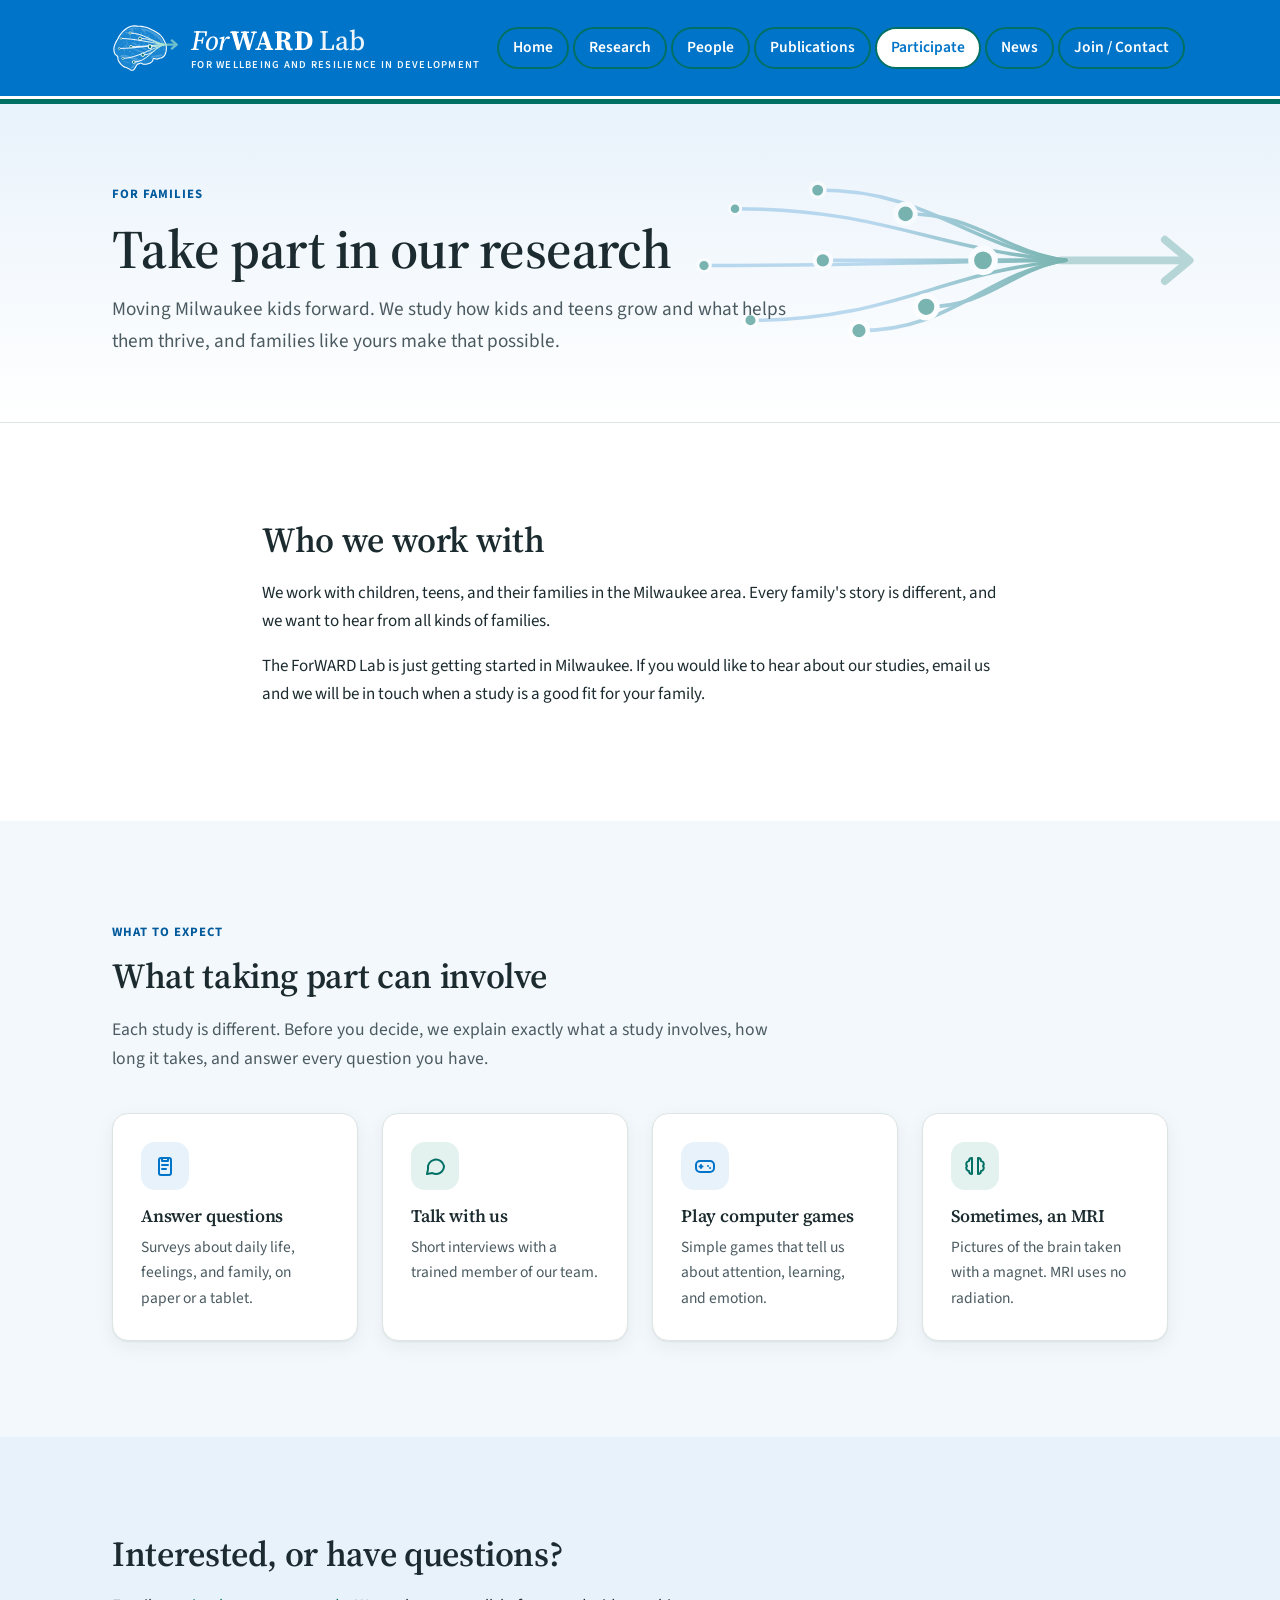
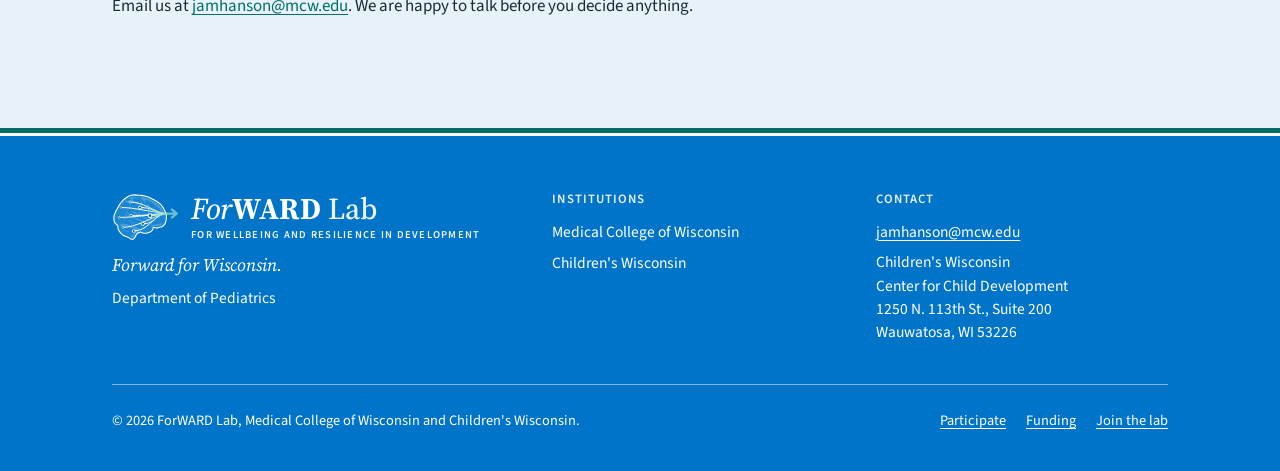
<file: participate.html>
<!DOCTYPE html>
<html lang="en" class="no-js">
<head>
  <meta charset="utf-8">
  <meta name="viewport" content="width=device-width, initial-scale=1">
  <title>Participate | ForWARD Lab</title>
  <meta name="description" content="Information for Milwaukee-area families about taking part in the ForWARD Lab research studies.">
  <link rel="icon" href="assets/img/favicon.svg" type="image/svg+xml">
  <link rel="preconnect" href="https://fonts.googleapis.com">
  <link rel="preconnect" href="https://fonts.gstatic.com" crossorigin>
  <link href="https://fonts.googleapis.com/css2?family=Source+Sans+3:wght@400;600;700&family=Source+Serif+4:ital,opsz,wght@0,8..60,600;0,8..60,700;1,8..60,500&display=swap" rel="stylesheet">
  <link rel="stylesheet" href="css/styles.css?v=470317a96d">
</head>
<body>
  <a class="skip-link" href="#main">Skip to main content</a>

  <header class="site-header">
    <div class="container header-inner">
      <a class="brand" href="index.html" aria-label="ForWARD Lab home">
        <img class="brand-mark" src="assets/img/forward-logo-blue.svg" width="67" height="48" alt="">
        <span class="wordmark">
          <span class="wm-name"><span class="wm-for">For</span><span class="wm-ward">WARD</span> <span class="wm-lab">Lab</span></span>
          <span class="wm-sub">For Wellbeing And Resilience in Development</span>
        </span>
      </a>
      <button class="nav-toggle" type="button" aria-expanded="false" aria-controls="site-nav">
        <span class="nav-toggle-bars" aria-hidden="true"></span>
        Menu
      </button>
      <nav class="site-nav" id="site-nav" aria-label="Main">
        <ul>
          <li><a href="index.html">Home</a></li>
          <li><a href="research.html">Research</a></li>
          <li><a href="team.html">People</a></li>
          <li><a href="publications.html">Publications</a></li>
          <li><a href="participate.html" aria-current="page">Participate</a></li>
          <li><a href="news.html">News</a></li>
          <li><a href="contact.html">Join / Contact</a></li>
        </ul>
      </nav>
    </div>
  </header>

  <main id="main">
    <section class="page-hero" aria-labelledby="page-title">
    <svg class="trajectories" viewBox="0 0 600 400" preserveAspectRatio="xMaxYMid slice" aria-hidden="true" focusable="false">
      <!-- Converging tracts from the ForWARD logo. Generated by tools/logo/banner_tracts.py; edit there. -->
      <defs><linearGradient id="trp-flow" x1="100" y1="0" x2="470" y2="0" gradientUnits="userSpaceOnUse"><stop offset="0" stop-color="#7eb8e0"/><stop offset=".5" stop-color="#7eb8e0"/><stop offset="1" stop-color="#007065"/></linearGradient></defs>
      <g fill="none" stroke="url(#trp-flow)" stroke-width="3.4" stroke-linecap="round"><path d="M150 150 C294.0 150 342.0 190.0 470 200"/><path d="M120 205 C277.5 205 330.0 201.0 470 200"/><path d="M165 258 C302.2 258 348.0 211.6 470 200"/><path d="M230 132 C338.0 132 374.0 186.4 470 200"/><path d="M235 200 C340.8 200 376.0 200.0 470 200"/><path d="M270 268 C360.0 268 390.0 213.6 470 200"/><path d="M315 155 C384.8 155 408.0 191.0 470 200"/><path d="M335 245 C395.8 245 416.0 209.0 470 200"/><path d="M390 200 C426.0 200 438.0 200.0 470 200"/></g>
      <g opacity="0.5" fill="none" stroke="#007065" stroke-width="7.5" stroke-linecap="round" stroke-linejoin="round"><path d="M466 200 L586 200"/><path d="M566 180 L590 200 L566 220"/></g>
      <g fill="#007065" stroke="#fff"><circle cx="150" cy="150" r="5.5" stroke-width="2.75"/><circle cx="120" cy="205" r="6" stroke-width="3.00"/><circle cx="165" cy="258" r="6.5" stroke-width="3.25"/><circle cx="230" cy="132" r="7" stroke-width="3.50"/><circle cx="235" cy="200" r="8" stroke-width="4.00"/><circle cx="270" cy="268" r="8.5" stroke-width="4.25"/><circle cx="315" cy="155" r="9.5" stroke-width="4.75"/><circle cx="335" cy="245" r="10.5" stroke-width="5.25"/><circle cx="390" cy="200" r="11.5" stroke-width="5.75"/></g>
    </svg>
      <div class="container">
        <span class="eyebrow">For families</span>
        <h1 id="page-title">Take part in our research</h1>
        <p class="lede">Moving Milwaukee kids forward. We study how kids and teens grow and what helps them thrive, and families like yours make that possible.</p>
      </div>
    </section>

    <section class="section" aria-labelledby="who-title">
      <div class="container prose-wide">
        <h2 id="who-title">Who we work with</h2>
        <p>We work with children, teens, and their families in the Milwaukee area. Every family's story
        is different, and we want to hear from all kinds of families.</p>
        <p>The ForWARD Lab is just getting started in Milwaukee. If you would like to hear about our studies,
        email us and we will be in touch when a study is a good fit for your family.</p>
      </div>
    </section>

    <section class="section section-band" aria-labelledby="involve-title">
      <div class="container">
        <div class="section-head">
          <span class="eyebrow">What to expect</span>
          <h2 id="involve-title">What taking part can involve</h2>
          <p>Each study is different. Before you decide, we explain exactly what a study involves, how long
          it takes, and answer every question you have.</p>
        </div>
        <ul class="grid grid-involve" role="list">
          <li class="card involve-card">
            <span class="card-icon"><svg viewBox="0 0 24 24" fill="none" stroke="currentColor" stroke-width="2" stroke-linecap="round" stroke-linejoin="round" aria-hidden="true" focusable="false"><rect x="6" y="4" width="12" height="17" rx="2"/><path d="M9 4h6v3H9zM9 11h6M9 15h4"/></svg></span>
            <h3>Answer questions</h3>
            <p>Surveys about daily life, feelings, and family, on paper or a tablet.</p>
          </li>
          <li class="card involve-card">
            <span class="card-icon alt"><svg viewBox="0 0 24 24" fill="none" stroke="currentColor" stroke-width="2" stroke-linecap="round" stroke-linejoin="round" aria-hidden="true" focusable="false"><path d="M21 12a8 8 0 0 1-11.6 7.1L4 20l1-4.6A8 8 0 1 1 21 12z"/></svg></span>
            <h3>Talk with us</h3>
            <p>Short interviews with a trained member of our team.</p>
          </li>
          <li class="card involve-card">
            <span class="card-icon"><svg viewBox="0 0 24 24" fill="none" stroke="currentColor" stroke-width="2" stroke-linecap="round" stroke-linejoin="round" aria-hidden="true" focusable="false"><rect x="3" y="7" width="18" height="11" rx="4"/><path d="M8 11v3M6.5 12.5h3M15 12h.01M17 14h.01"/></svg></span>
            <h3>Play computer games</h3>
            <p>Simple games that tell us about attention, learning, and emotion.</p>
          </li>
          <li class="card involve-card">
            <span class="card-icon alt"><svg viewBox="0 0 24 24" fill="none" stroke="currentColor" stroke-width="2" stroke-linecap="round" stroke-linejoin="round" aria-hidden="true" focusable="false"><path d="M9 4a3 3 0 0 0-3 3 3 3 0 0 0-2 5 3 3 0 0 0 2 5 3 3 0 0 0 3 3V4zM15 4a3 3 0 0 1 3 3 3 3 0 0 1 2 5 3 3 0 0 1-2 5 3 3 0 0 1-3 3V4z"/></svg></span>
            <h3>Sometimes, an MRI</h3>
            <p>Pictures of the brain taken with a magnet. MRI uses no radiation.</p>
          </li>
        </ul>
      </div>
    </section>


    <section class="section section-tint" aria-labelledby="q-title">
      <div class="container">
        <h2 id="q-title">Interested, or have questions?</h2>
        <p>Email us at <a href="mailto:jamhanson@mcw.edu">jamhanson@mcw.edu</a>. We are happy to talk before you decide anything.</p>
      </div>
    </section>
  </main>

  <footer class="site-footer">
    <div class="container">
      <div class="footer-grid">
        <div>
          <div class="footer-brand">
            <img class="brand-mark" src="assets/img/forward-logo-blue.svg" width="67" height="48" alt="">
            <span class="wordmark">
              <span class="wm-name"><span class="wm-for">For</span><span class="wm-ward">WARD</span> <span class="wm-lab">Lab</span></span>
              <span class="wm-sub">For Wellbeing And Resilience in Development</span>
            </span>
          </div>
          <p class="footer-slogan">Forward for Wisconsin.</p>
          <p>Department of Pediatrics</p>
        </div>
        <div>
          <h2>Institutions</h2>
          <ul>
            <li>Medical College of Wisconsin</li>
            <li>Children's Wisconsin</li>
          </ul>
        </div>
        <div>
          <h2>Contact</h2>
          <p><a href="mailto:jamhanson@mcw.edu">jamhanson@mcw.edu</a></p>
          <address>Children's Wisconsin<br>Center for Child Development<br>1250 N. 113th St., Suite 200<br>Wauwatosa, WI 53226</address>
        </div>
      </div>
      <div class="footer-bottom">
        <p>&copy; <span id="year">2026</span> ForWARD Lab, Medical College of Wisconsin and Children's Wisconsin.</p>
        <ul class="footer-links">
          <li><a href="participate.html">Participate</a></li>
          <li><a href="funding.html">Funding</a></li>
          <li><a href="contact.html">Join the lab</a></li>
        </ul>
      </div>
    </div>
  </footer>

  <script src="js/main.js?v=d6bfda1377"></script>
</body>
</html>
</file>
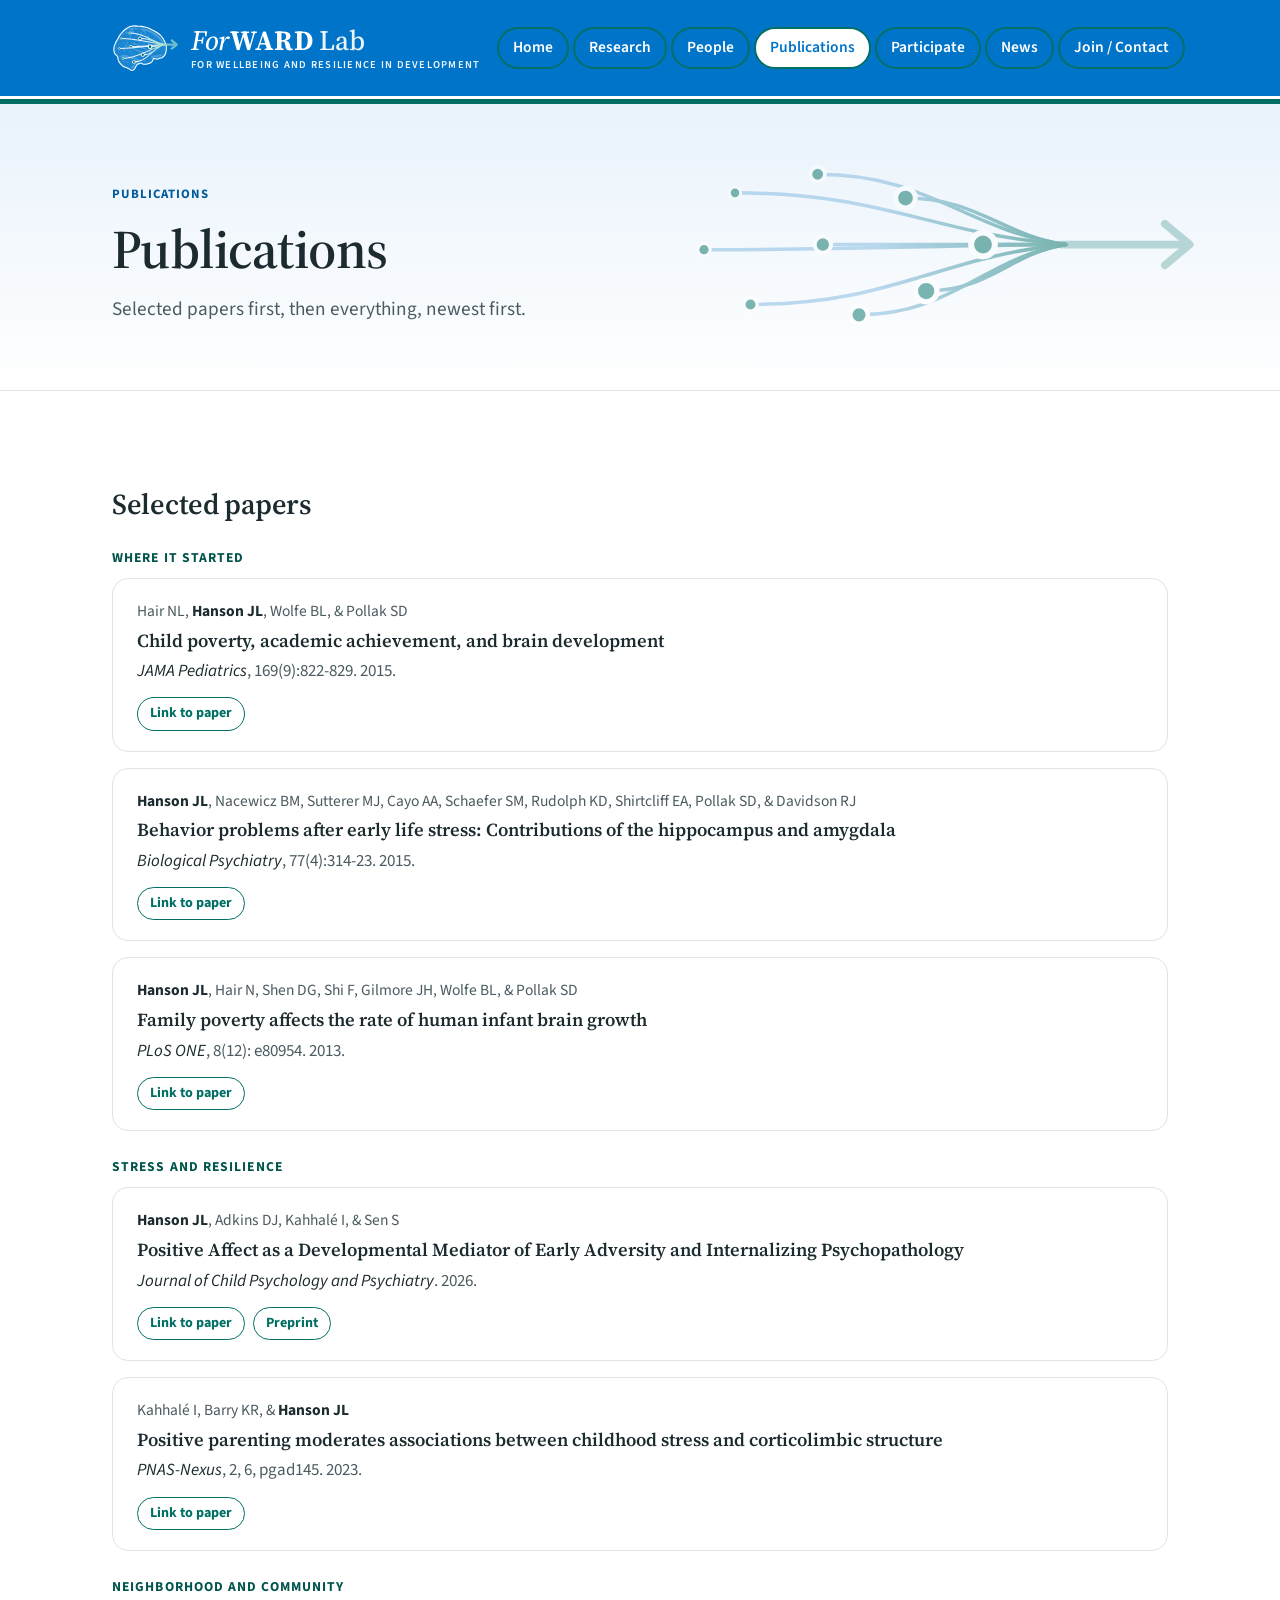
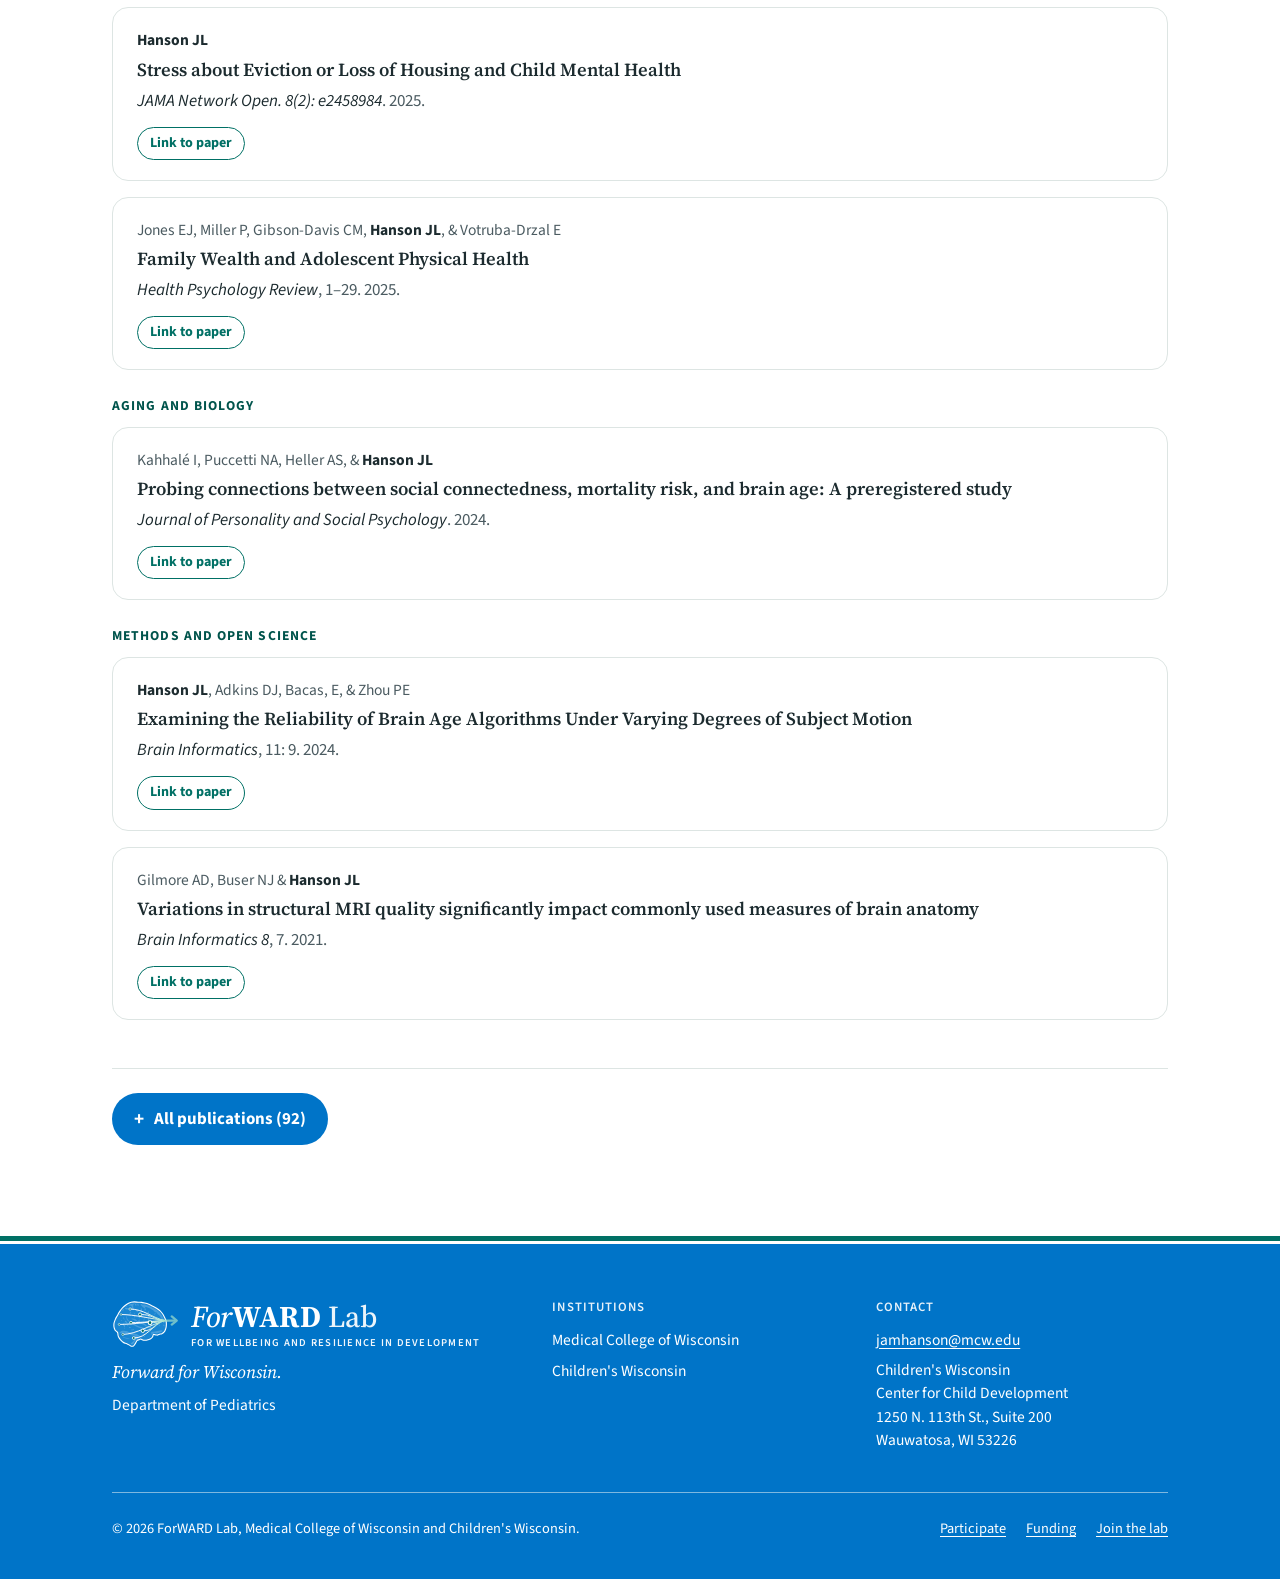
<file: publications.html>
<!DOCTYPE html>
<html lang="en" class="no-js">
<head>
  <meta charset="utf-8">
  <meta name="viewport" content="width=device-width, initial-scale=1">
  <title>Publications | ForWARD Lab</title>
  <meta name="description" content="Selected and complete publications of Jamie Hanson and the ForWARD Lab.">
  <link rel="icon" href="assets/img/favicon.svg" type="image/svg+xml">
  <link rel="preconnect" href="https://fonts.googleapis.com">
  <link rel="preconnect" href="https://fonts.gstatic.com" crossorigin>
  <link href="https://fonts.googleapis.com/css2?family=Source+Sans+3:wght@400;600;700&family=Source+Serif+4:ital,opsz,wght@0,8..60,600;0,8..60,700;1,8..60,500&display=swap" rel="stylesheet">
  <link rel="stylesheet" href="css/styles.css?v=470317a96d">
</head>
<body>
  <a class="skip-link" href="#main">Skip to main content</a>

  <header class="site-header">
    <div class="container header-inner">
      <a class="brand" href="index.html" aria-label="ForWARD Lab home">
        <img class="brand-mark" src="assets/img/forward-logo-blue.svg" width="67" height="48" alt="">
        <span class="wordmark">
          <span class="wm-name"><span class="wm-for">For</span><span class="wm-ward">WARD</span> <span class="wm-lab">Lab</span></span>
          <span class="wm-sub">For Wellbeing And Resilience in Development</span>
        </span>
      </a>
      <button class="nav-toggle" type="button" aria-expanded="false" aria-controls="site-nav">
        <span class="nav-toggle-bars" aria-hidden="true"></span>
        Menu
      </button>
      <nav class="site-nav" id="site-nav" aria-label="Main">
        <ul>
          <li><a href="index.html">Home</a></li>
          <li><a href="research.html">Research</a></li>
          <li><a href="team.html">People</a></li>
          <li><a href="publications.html" aria-current="page">Publications</a></li>
          <li><a href="participate.html">Participate</a></li>
          <li><a href="news.html">News</a></li>
          <li><a href="contact.html">Join / Contact</a></li>
        </ul>
      </nav>
    </div>
  </header>

  <main id="main">
    <section class="page-hero" aria-labelledby="page-title">
    <svg class="trajectories" viewBox="0 0 600 400" preserveAspectRatio="xMaxYMid slice" aria-hidden="true" focusable="false">
      <!-- Converging tracts from the ForWARD logo. Generated by tools/logo/banner_tracts.py; edit there. -->
      <defs><linearGradient id="trp-flow" x1="100" y1="0" x2="470" y2="0" gradientUnits="userSpaceOnUse"><stop offset="0" stop-color="#7eb8e0"/><stop offset=".5" stop-color="#7eb8e0"/><stop offset="1" stop-color="#007065"/></linearGradient></defs>
      <g fill="none" stroke="url(#trp-flow)" stroke-width="3.4" stroke-linecap="round"><path d="M150 150 C294.0 150 342.0 190.0 470 200"/><path d="M120 205 C277.5 205 330.0 201.0 470 200"/><path d="M165 258 C302.2 258 348.0 211.6 470 200"/><path d="M230 132 C338.0 132 374.0 186.4 470 200"/><path d="M235 200 C340.8 200 376.0 200.0 470 200"/><path d="M270 268 C360.0 268 390.0 213.6 470 200"/><path d="M315 155 C384.8 155 408.0 191.0 470 200"/><path d="M335 245 C395.8 245 416.0 209.0 470 200"/><path d="M390 200 C426.0 200 438.0 200.0 470 200"/></g>
      <g opacity="0.5" fill="none" stroke="#007065" stroke-width="7.5" stroke-linecap="round" stroke-linejoin="round"><path d="M466 200 L586 200"/><path d="M566 180 L590 200 L566 220"/></g>
      <g fill="#007065" stroke="#fff"><circle cx="150" cy="150" r="5.5" stroke-width="2.75"/><circle cx="120" cy="205" r="6" stroke-width="3.00"/><circle cx="165" cy="258" r="6.5" stroke-width="3.25"/><circle cx="230" cy="132" r="7" stroke-width="3.50"/><circle cx="235" cy="200" r="8" stroke-width="4.00"/><circle cx="270" cy="268" r="8.5" stroke-width="4.25"/><circle cx="315" cy="155" r="9.5" stroke-width="4.75"/><circle cx="335" cy="245" r="10.5" stroke-width="5.25"/><circle cx="390" cy="200" r="11.5" stroke-width="5.75"/></g>
    </svg>
      <div class="container">
        <span class="eyebrow">Publications</span>
        <h1 id="page-title">Publications</h1>
        <p class="lede">Selected papers first, then everything, newest first.</p>
      </div>
    </section>

    <section class="section">
      <div class="container">
        <!-- The list between these markers is generated from the CV.
             Update it with: python3 tools/update_publications.py path/to/CV.docx -->
        <!-- PUBS:START -->
        <section class="pub-selected" aria-labelledby="selected-title">
          <h2 id="selected-title">Selected papers</h2>
          <h3 class="pub-group">Where it started</h3>
          <ul class="pub-list">
              <li class="pub">
                <p class="pub-authors">Hair NL, <span class="me">Hanson JL</span>, Wolfe BL, &amp; Pollak SD</p>
                <p class="pub-title">Child poverty, academic achievement, and brain development</p>
                <p class="pub-venue"><cite>JAMA Pediatrics</cite>, 169(9):822-829. 2015.</p>
                <ul class="pub-links"><li><a href="https://doi.org/10.1001/jamapediatrics.2015.1475">Link to paper<span class="visually-hidden">: Child poverty, academic achievement, and brain development</span></a></li></ul>
              </li>
              <li class="pub">
                <p class="pub-authors"><span class="me">Hanson JL</span>, Nacewicz BM, Sutterer MJ, Cayo AA, Schaefer SM, Rudolph KD, Shirtcliff EA, Pollak SD, &amp; Davidson RJ</p>
                <p class="pub-title">Behavior problems after early life stress: Contributions of the hippocampus and amygdala</p>
                <p class="pub-venue"><cite>Biological Psychiatry</cite>, 77(4):314-23. 2015.</p>
                <ul class="pub-links"><li><a href="https://doi.org/10.1016/j.biopsych.2014.04.020">Link to paper<span class="visually-hidden">: Behavior problems after early life stress: Contributions of the hippocampus and amygdala</span></a></li></ul>
              </li>
              <li class="pub">
                <p class="pub-authors"><span class="me">Hanson JL</span>, Hair N, Shen DG, Shi F, Gilmore JH, Wolfe BL, &amp; Pollak SD</p>
                <p class="pub-title">Family poverty affects the rate of human infant brain growth</p>
                <p class="pub-venue"><cite>PLoS ONE</cite>, 8(12): e80954. 2013.</p>
                <ul class="pub-links"><li><a href="https://doi.org/10.1371/journal.pone.0080954">Link to paper<span class="visually-hidden">: Family poverty affects the rate of human infant brain growth</span></a></li></ul>
              </li>
          </ul>
          <h3 class="pub-group">Stress and resilience</h3>
          <ul class="pub-list">
              <li class="pub">
                <p class="pub-authors"><span class="me">Hanson JL</span>, Adkins DJ, Kahhalé I, &amp; Sen S</p>
                <p class="pub-title">Positive Affect as a Developmental Mediator of Early Adversity and Internalizing Psychopathology</p>
                <p class="pub-venue"><cite>Journal of Child Psychology and Psychiatry</cite>. 2026.</p>
                <ul class="pub-links"><li><a href="https://doi.org/10.1111/jcpp.70104">Link to paper<span class="visually-hidden">: Positive Affect as a Developmental Mediator of Early Adversity and Internalizing Psychopathology</span></a></li><li><a href="https://www.medrxiv.org/content/10.1101/2025.08.01.25332831v1">Preprint<span class="visually-hidden">: Positive Affect as a Developmental Mediator of Early Adversity and Internalizing Psychopathology</span></a></li></ul>
              </li>
              <li class="pub">
                <p class="pub-authors">Kahhalé I, Barry KR, &amp; <span class="me">Hanson JL</span></p>
                <p class="pub-title">Positive parenting moderates associations between childhood stress and corticolimbic structure</p>
                <p class="pub-venue"><cite>PNAS-Nexus</cite>, 2, 6, pgad145. 2023.</p>
                <ul class="pub-links"><li><a href="https://doi.org/10.1093/pnasnexus/pgad145">Link to paper<span class="visually-hidden">: Positive parenting moderates associations between childhood stress and corticolimbic structure</span></a></li></ul>
              </li>
          </ul>
          <h3 class="pub-group">Neighborhood and community</h3>
          <ul class="pub-list">
              <li class="pub">
                <p class="pub-authors"><span class="me">Hanson JL</span></p>
                <p class="pub-title">Stress about Eviction or Loss of Housing and Child Mental Health</p>
                <p class="pub-venue"><cite>JAMA Network Open. 8(2): e2458984</cite>. 2025.</p>
                <ul class="pub-links"><li><a href="https://doi.org/10.1001/jamanetworkopen.2024.58984">Link to paper<span class="visually-hidden">: Stress about Eviction or Loss of Housing and Child Mental Health</span></a></li></ul>
              </li>
              <li class="pub">
                <p class="pub-authors">Jones EJ, Miller P, Gibson-Davis CM, <span class="me">Hanson JL</span>, &amp; Votruba-Drzal E</p>
                <p class="pub-title">Family Wealth and Adolescent Physical Health</p>
                <p class="pub-venue"><cite>Health Psychology Review</cite>, 1–29. 2025.</p>
                <ul class="pub-links"><li><a href="https://doi.org/10.1080/17437199.2025.2451232">Link to paper<span class="visually-hidden">: Family Wealth and Adolescent Physical Health</span></a></li></ul>
              </li>
          </ul>
          <h3 class="pub-group">Aging and biology</h3>
          <ul class="pub-list">
              <li class="pub">
                <p class="pub-authors">Kahhalé I, Puccetti NA, Heller AS, &amp; <span class="me">Hanson JL</span></p>
                <p class="pub-title">Probing connections between social connectedness, mortality risk, and brain age: A preregistered study</p>
                <p class="pub-venue"><cite>Journal of Personality and Social Psychology</cite>. 2024.</p>
                <ul class="pub-links"><li><a href="https://doi.org/10.1037/pspi0000465">Link to paper<span class="visually-hidden">: Probing connections between social connectedness, mortality risk, and brain age: A preregistered study</span></a></li></ul>
              </li>
          </ul>
          <h3 class="pub-group">Methods and open science</h3>
          <ul class="pub-list">
              <li class="pub">
                <p class="pub-authors"><span class="me">Hanson JL</span>, Adkins DJ, Bacas, E, &amp; Zhou PE</p>
                <p class="pub-title">Examining the Reliability of Brain Age Algorithms Under Varying Degrees of Subject Motion</p>
                <p class="pub-venue"><cite>Brain Informatics</cite>, 11: 9. 2024.</p>
                <ul class="pub-links"><li><a href="https://doi.org/10.1186/s40708-024-00223-0">Link to paper<span class="visually-hidden">: Examining the Reliability of Brain Age Algorithms Under Varying Degrees of Subject Motion</span></a></li></ul>
              </li>
              <li class="pub">
                <p class="pub-authors">Gilmore AD, Buser NJ &amp; <span class="me">Hanson JL</span></p>
                <p class="pub-title">Variations in structural MRI quality significantly impact commonly used measures of brain anatomy</p>
                <p class="pub-venue"><cite>Brain Informatics 8</cite>, 7. 2021.</p>
                <ul class="pub-links"><li><a href="https://doi.org/10.1186/s40708-021-00128-2">Link to paper<span class="visually-hidden">: Variations in structural MRI quality significantly impact commonly used measures of brain anatomy</span></a></li></ul>
              </li>
          </ul>
        </section>
        <details class="pub-all" id="all">
          <summary>All publications (92)</summary>
          <nav class="pub-jump" aria-label="Jump to year"><a href="#y-in-press">In press</a> <a href="#y-2026">2026</a> <a href="#y-2025">2025</a> <a href="#y-2024">2024</a> <a href="#y-2023">2023</a> <a href="#y-2022">2022</a> <a href="#y-2021">2021</a> <a href="#y-2020">2020</a> <a href="#y-2019">2019</a> <a href="#y-2018">2018</a> <a href="#y-2017">2017</a> <a href="#y-2016">2016</a> <a href="#y-2015">2015</a> <a href="#y-2014">2014</a> <a href="#y-2013">2013</a> <a href="#y-2012">2012</a> <a href="#y-2011">2011</a> <a href="#y-2010">2010</a> <a href="#y-2009">2009</a> <a href="#y-chapters">Chapters</a> <a href="#y-commentaries">Commentaries</a></nav>
          <section class="pub-year" aria-labelledby="y-in-press">
            <h2 id="y-in-press">In press</h2>
            <ol class="pub-list">
                <li class="pub">
                <p class="pub-authors">Gibson-Davis C, <span class="me">Hanson JL</span>, Jones E, Miller P, Votruba-Drzal E</p>
                <p class="pub-title">Wealth Deprivation Matters: Net Worth Poverty and Child Development</p>
                <p class="pub-venue"><cite>Child Development Perspectives</cite>. Accepted.</p>
                <ul class="pub-links"><li><a href="https://doi.org/10.1093/cdpers/aadag019">Link to paper<span class="visually-hidden">: Wealth Deprivation Matters: Net Worth Poverty and Child Development</span></a></li></ul>
              </li>
                <li class="pub">
                <p class="pub-authors"><span class="me">Hanson JL</span>, Adkins DJ, Nacewicz BM, &amp; Barry KR</p>
                <p class="pub-title">Socioeconomic Status and Subdivisions of the Amygdala and Hippocampus in Children and Adolescents</p>
                <p class="pub-venue"><cite>Brain and Environment</cite>. Accepted.</p>
                <ul class="pub-links"><li><a href="https://doi.org/10.1016/j.braen.2026.100022">Link to paper<span class="visually-hidden">: Socioeconomic Status and Subdivisions of the Amygdala and Hippocampus in Children and Adolescents</span></a></li><li><a href="https://www.biorxiv.org/content/10.1101/2023.03.10.532071v1">Preprint<span class="visually-hidden">: Socioeconomic Status and Subdivisions of the Amygdala and Hippocampus in Children and Adolescents</span></a></li></ul>
              </li>
                <li class="pub">
                <p class="pub-authors">Dhamala E, Christensen E, <span class="me">Hanson JL</span>, Ricard JA, Arcaro N, Bhola S, Wiersch L, Brosch K, Thomas Yeo BT, Holmes AJ, &amp; Yip SW</p>
                <p class="pub-title">Neuroanatomy Reflects Individual Variability in Impulsivity in Youth</p>
                <p class="pub-venue"><cite>Molecular Psychiatry</cite>. In Press.</p>
                <ul class="pub-links"><li><a href="https://doi.org/10.1038/s41380-026-03526-2">Link to paper<span class="visually-hidden">: Neuroanatomy Reflects Individual Variability in Impulsivity in Youth</span></a></li><li><a href="https://www.biorxiv.org/content/10.1101/2025.04.23.650222v1">Preprint<span class="visually-hidden">: Neuroanatomy Reflects Individual Variability in Impulsivity in Youth</span></a></li></ul>
              </li>
                <li class="pub">
                <p class="pub-authors">Miller P, Parker HE, Jones EJ, <span class="me">Hanson JL</span>, &amp; Votruba-Drzal E</p>
                <p class="pub-title">Caregiver Distress Explains Links between Objective and Subjective SES and Adolescent Internalizing and Externalizing Behaviors</p>
                <p class="pub-venue"><cite>Journal of Family Psychology</cite>. In Press.</p>
                <ul class="pub-links"><li><a href="https://doi.org/10.1037/fam0001479">Link to paper<span class="visually-hidden">: Caregiver Distress Explains Links between Objective and Subjective SES and Adolescent Internalizing and Externalizing Behaviors</span></a></li></ul>
              </li>
            </ol>
          </section>
          <section class="pub-year" aria-labelledby="y-2026">
            <h2 id="y-2026">2026</h2>
            <ol class="pub-list">
                <li class="pub">
                <p class="pub-authors">Lenniger CJ, Eckstrand KL, Seah TS, Silk J., <span class="me">Hanson JL</span>, Nance M, ... &amp; Forbes EE</p>
                <p class="pub-title">Anterior Insula Reactivity to Loss Moderates the Association Between Trait Impulsivity and Future Suicidal Ideation in Adolescents</p>
                <p class="pub-venue"><cite>Developmental Cognitive Neuroscience</cite>, 101726. 2026.</p>
                <ul class="pub-links"><li><a href="https://doi.org/10.1016/j.dcn.2026.101726">Link to paper<span class="visually-hidden">: Anterior Insula Reactivity to Loss Moderates the Association Between Trait Impulsivity and Future Suicidal Ideation in Adolescents</span></a></li></ul>
              </li>
                <li class="pub">
                <p class="pub-authors">Michael C, Jones NS, <span class="me">Hanson JL</span>, Westerman HB, Klump KL, Mitchell C, Monk CS, Burt SB, &amp; Hyde LW</p>
                <p class="pub-title">A systematic evaluation of the performance of multiple brain age algorithms in two sociodemographically diverse cohorts of youth</p>
                <p class="pub-venue"><cite>Human Brain Mapping</cite>. 2026.</p>
                <ul class="pub-links"><li><a href="https://doi.org/10.1002/hbm.70458">Link to paper<span class="visually-hidden">: A systematic evaluation of the performance of multiple brain age algorithms in two sociodemographically diverse cohorts of youth</span></a></li></ul>
              </li>
                <li class="pub">
                <p class="pub-authors"><span class="me">Hanson JL</span>, Adkins DJ, Kahhalé I, &amp; Sen S</p>
                <p class="pub-title">Positive Affect as a Developmental Mediator of Early Adversity and Internalizing Psychopathology</p>
                <p class="pub-venue"><cite>Journal of Child Psychology and Psychiatry</cite>. 2026.</p>
                <ul class="pub-links"><li><a href="https://doi.org/10.1111/jcpp.70104">Link to paper<span class="visually-hidden">: Positive Affect as a Developmental Mediator of Early Adversity and Internalizing Psychopathology</span></a></li><li><a href="https://www.medrxiv.org/content/10.1101/2025.08.01.25332831v1">Preprint<span class="visually-hidden">: Positive Affect as a Developmental Mediator of Early Adversity and Internalizing Psychopathology</span></a></li></ul>
              </li>
                <li class="pub">
                <p class="pub-authors">Miller P, Podvysotska T, Jones EJ, <span class="me">Hanson JL</span>, &amp; Votruba-Drzal E</p>
                <p class="pub-title">How Family Assets and Debts Relate to Children’s Achievement and Behavior Problems Across Development</p>
                <p class="pub-venue"><cite>Social Development</cite>. 2026.</p>
                <ul class="pub-links"><li><a href="https://doi.org/10.1111/sode.70033">Link to paper<span class="visually-hidden">: How Family Assets and Debts Relate to Children’s Achievement and Behavior Problems Across Development</span></a></li></ul>
              </li>
            </ol>
          </section>
          <section class="pub-year" aria-labelledby="y-2025">
            <h2 id="y-2025">2025</h2>
            <ol class="pub-list">
                <li class="pub">
                <p class="pub-authors">Kahhalé I, Byrd AL, &amp; <span class="me">Hanson JL</span></p>
                <p class="pub-title">Exploring the Nexus of Early Life Adversity and Empathy: A Comprehensive Review of Past Research and Recommendations for Future Directions</p>
                <p class="pub-venue"><cite>Clinical Child and Family Psychology Review</cite>. 2025.</p>
                <ul class="pub-links"><li><a href="https://doi.org/10.1007/s10567-025-00516-8">Link to paper<span class="visually-hidden">: Exploring the Nexus of Early Life Adversity and Empathy: A Comprehensive Review of Past Research and Recommendations for Future Directions</span></a></li></ul>
              </li>
                <li class="pub">
                <p class="pub-authors">Suarez GL, Burt SA, Bezek JL, Westerman HB, <span class="me">Hanson JL</span>, Klump KL, &amp; Hyde LW</p>
                <p class="pub-title">Structural Brain Correlates of Resilience Among Youth Exposed to Neighborhood Disadvantage</p>
                <p class="pub-venue"><cite>Biological Psychiatry Global Open Science</cite>. 2025.</p>
                <ul class="pub-links"><li><a href="https://doi.org/10.1016/j.bpsgos.2025.100550">Link to paper<span class="visually-hidden">: Structural Brain Correlates of Resilience Among Youth Exposed to Neighborhood Disadvantage</span></a></li></ul>
              </li>
                <li class="pub">
                <p class="pub-authors">Nweze T &amp; <span class="me">Hanson JL</span></p>
                <p class="pub-title">Developmental trajectories of externalizing and internalizing linked to harsh parenting: the role of ethnicity and SES</p>
                <p class="pub-venue"><cite>Development and Psychopathology</cite>. 2025.</p>
                <ul class="pub-links"><li><a href="https://doi.org/10.1017/s0954579425000306">Link to paper<span class="visually-hidden">: Developmental trajectories of externalizing and internalizing linked to harsh parenting: the role of ethnicity and SES</span></a></li></ul>
              </li>
                <li class="pub">
                <p class="pub-authors">DeYoung CG, Hilger K, <span class="me">Hanson JL</span>, Abend R, Allen T, Beaty R, ... &amp; Wacker J</p>
                <p class="pub-title">Beyond Increasing Sample Sizes: Optimizing Effect Sizes in Neuroimaging Research on Individual Differences</p>
                <p class="pub-venue"><cite>Journal of Cognitive Neuroscience</cite>. 2025.</p>
                <ul class="pub-links"><li><a href="https://doi.org/10.1162/jocn_a_02297">Link to paper<span class="visually-hidden">: Beyond Increasing Sample Sizes: Optimizing Effect Sizes in Neuroimaging Research on Individual Differences</span></a></li></ul>
              </li>
                <li class="pub">
                <p class="pub-authors"><span class="me">Hanson JL</span></p>
                <p class="pub-title">Stress about Eviction or Loss of Housing and Child Mental Health</p>
                <p class="pub-venue"><cite>JAMA Network Open. 8(2): e2458984</cite>. 2025.</p>
                <ul class="pub-links"><li><a href="https://doi.org/10.1001/jamanetworkopen.2024.58984">Link to paper<span class="visually-hidden">: Stress about Eviction or Loss of Housing and Child Mental Health</span></a></li></ul>
              </li>
                <li class="pub">
                <p class="pub-authors">Jones EJ, Miller P, Gibson-Davis CM, <span class="me">Hanson JL</span>, &amp; Votruba-Drzal E</p>
                <p class="pub-title">Family Wealth and Adolescent Physical Health</p>
                <p class="pub-venue"><cite>Health Psychology Review</cite>, 1–29. 2025.</p>
                <ul class="pub-links"><li><a href="https://doi.org/10.1080/17437199.2025.2451232">Link to paper<span class="visually-hidden">: Family Wealth and Adolescent Physical Health</span></a></li></ul>
              </li>
                <li class="pub">
                <p class="pub-authors">Kahhalé I, Barry KR, Ong DC, Zaki J, &amp; <span class="me">Hanson JL</span></p>
                <p class="pub-title">Exploring the Role of Empathy in the Association Between Early Life Adversity and Antisocial Behavior</p>
                <p class="pub-venue"><cite>Affective Science</cite>, 6, 128-144. 2025.</p>
                <ul class="pub-links"><li><a href="https://doi.org/10.1007/s42761-024-00280-y">Link to paper<span class="visually-hidden">: Exploring the Role of Empathy in the Association Between Early Life Adversity and Antisocial Behavior</span></a></li></ul>
              </li>
            </ol>
          </section>
          <section class="pub-year" aria-labelledby="y-2024">
            <h2 id="y-2024">2024</h2>
            <ol class="pub-list">
                <li class="pub">
                <p class="pub-authors">Wang SB &amp; <span class="me">Hanson JL</span></p>
                <p class="pub-title">Childhood socioeconomic position relates to adult decision-making: evidence from a large cross-cultural investigation</p>
                <p class="pub-venue"><cite>PLOS ONE. 19(11):e0310972</cite>. 2024.</p>
                <ul class="pub-links"><li><a href="https://doi.org/10.1371/journal.pone.0310972">Link to paper<span class="visually-hidden">: Childhood socioeconomic position relates to adult decision-making: evidence from a large cross-cultural investigation</span></a></li></ul>
              </li>
                <li class="pub">
                <p class="pub-authors">Hunter-Rue D, Miller P, <span class="me">Hanson JL</span>, &amp; Votruba-Drzal E</p>
                <p class="pub-title">Relations Between Adolescent Perceptions of Household Chaos and Externalizing and Internalizing Behaviors in Low- and Middle-Income Families</p>
                <p class="pub-venue"><cite>Journal of Research on Adolescence</cite>, 34(4):1500-1516. 2024.</p>
                <ul class="pub-links"><li><a href="https://doi.org/10.1111/jora.13016">Link to paper<span class="visually-hidden">: Relations Between Adolescent Perceptions of Household Chaos and Externalizing and Internalizing Behaviors in Low- and Middle-Income Families</span></a></li></ul>
              </li>
                <li class="pub">
                <p class="pub-authors">Weng Y, Kruschwitz J, Rueda Delgado LM, Ruddy K, ... <span class="me">Hanson JL</span> ... Robert Whelan, &amp; IMAGEN Consortium</p>
                <p class="pub-title">A robust brain network for sustained attention from adolescence to adulthood that predicts later substance use. eLife, 13:RP97150</p>
                <p class="pub-venue">2024.</p>
                <ul class="pub-links"><li><a href="https://doi.org/10.7554/eLife.97150.3">Link to paper<span class="visually-hidden">: A robust brain network for sustained attention from adolescence to adulthood that predicts later substance use. eLife, 13:RP97150</span></a></li></ul>
              </li>
                <li class="pub">
                <p class="pub-authors"><span class="me">Hanson JL</span>, Kahhalé I, &amp; Sen S</p>
                <p class="pub-title">Integrating Data Science and Neuroscience in Developmental Psychopathology: Formative Examples and Future Directions</p>
                <p class="pub-venue"><cite>Development and Psychopathology</cite>. 2024.</p>
                <ul class="pub-links"><li><a href="https://doi.org/10.1017/S0954579424001056">Link to paper<span class="visually-hidden">: Integrating Data Science and Neuroscience in Developmental Psychopathology: Formative Examples and Future Directions</span></a></li></ul>
              </li>
                <li class="pub">
                <p class="pub-authors">Sequeira SL, Silk JS, Jones NP, Forbes EE, <span class="me">Hanson JL</span>, Hallion LS, &amp; Ladouceur CD</p>
                <p class="pub-title">Pathways to adolescent social anxiety: Testing interactions between neural social reward function and perceived social threat in daily life</p>
                <p class="pub-venue"><cite>Development and Psychopathology</cite>. 2024.</p>
                <ul class="pub-links"><li><a href="https://doi.org/10.1017/S0954579424001068">Link to paper<span class="visually-hidden">: Pathways to adolescent social anxiety: Testing interactions between neural social reward function and perceived social threat in daily life</span></a></li></ul>
              </li>
                <li class="pub">
                <p class="pub-authors">Kahhalé I, Puccetti NA, Heller AS, &amp; <span class="me">Hanson JL</span></p>
                <p class="pub-title">Probing connections between social connectedness, mortality risk, and brain age: A preregistered study</p>
                <p class="pub-venue"><cite>Journal of Personality and Social Psychology</cite>. 2024.</p>
                <ul class="pub-links"><li><a href="https://doi.org/10.1037/pspi0000465">Link to paper<span class="visually-hidden">: Probing connections between social connectedness, mortality risk, and brain age: A preregistered study</span></a></li></ul>
              </li>
                <li class="pub">
                <p class="pub-authors">Shirtcliff EA, Ruttle PL, <span class="me">Hanson JL</span>, Smith B, &amp; Pollak SD</p>
                <p class="pub-title">Cortisol’s Diurnal Rhythm Indexes the Neurobiological Impact of Child Adversity in Adolescence</p>
                <p class="pub-venue"><cite>Biological Psychology</cite>, 187: 108766. 2024.</p>
                <ul class="pub-links"><li><a href="https://doi.org/10.1016/j.biopsycho.2024.108766">Link to paper<span class="visually-hidden">: Cortisol’s Diurnal Rhythm Indexes the Neurobiological Impact of Child Adversity in Adolescence</span></a></li></ul>
              </li>
                <li class="pub">
                <p class="pub-authors">Hayashi S, Caron B, Heinsfeld AS, Vinci-Booher S, ... <span class="me">Hanson JL</span> ... Port N, &amp; Pestilli, F</p>
                <p class="pub-title">brainlife.io: A decentralized and open-source cloud platform to support neuroscience research</p>
                <p class="pub-venue"><cite>Nature Methods</cite>. 2024.</p>
                <ul class="pub-links"><li><a href="https://doi.org/10.1038/s41592-024-02237-2">Link to paper<span class="visually-hidden">: brainlife.io: A decentralized and open-source cloud platform to support neuroscience research</span></a></li></ul>
              </li>
                <li class="pub">
                <p class="pub-authors"><span class="me">Hanson JL</span>, Adkins DJ, Bacas, E, &amp; Zhou PE</p>
                <p class="pub-title">Examining the Reliability of Brain Age Algorithms Under Varying Degrees of Subject Motion</p>
                <p class="pub-venue"><cite>Brain Informatics</cite>, 11: 9. 2024.</p>
                <ul class="pub-links"><li><a href="https://doi.org/10.1186/s40708-024-00223-0">Link to paper<span class="visually-hidden">: Examining the Reliability of Brain Age Algorithms Under Varying Degrees of Subject Motion</span></a></li></ul>
              </li>
                <li class="pub">
                <p class="pub-authors">Chung, M. K., Azizi, T., <span class="me">Hanson, J. L.</span>, Alexander, A. L., Pollak, S. D., &amp; Davidson, R. J</p>
                <p class="pub-title">Altered Topological Structure of the Brain White Matter in Maltreated Children through Topological Data Analysis</p>
                <p class="pub-venue"><cite>Network Neuroscience</cite>. 2024.</p>
                <ul class="pub-links"><li><a href="https://doi.org/10.1162/netn_a_00355">Link to paper<span class="visually-hidden">: Altered Topological Structure of the Brain White Matter in Maltreated Children through Topological Data Analysis</span></a></li></ul>
              </li>
                <li class="pub">
                <p class="pub-authors">Norbom LB, Rokicki J, Eilertsen EM, Wiker T, <span class="me">Hanson JL</span>, Dahl A, Alnæs D, Fernández-Cabello S, Beck D, Agartz I, Andreassen OA, Westlye LT, &amp; Tamnes CK</p>
                <p class="pub-title">Parental education and income are linked to offspring cortical brain structure and psychopathology at 9–11 years</p>
                <p class="pub-venue"><cite>JCPP Advances</cite>, e12220. 2024.</p>
                <ul class="pub-links"><li><a href="https://doi.org/10.1002/jcv2.12220">Link to paper<span class="visually-hidden">: Parental education and income are linked to offspring cortical brain structure and psychopathology at 9–11 years</span></a></li></ul>
              </li>
                <li class="pub">
                <p class="pub-authors">Kahhalé I, <span class="me">Hanson JL</span>, Raine A. &amp; Byrd AL</p>
                <p class="pub-title">Associations Between Subtypes of Empathy and Aggression in High-Risk Adolescents</p>
                <p class="pub-venue"><cite>Journal of Psychopathology and Behavioral Assessment</cite>. 2024.</p>
                <ul class="pub-links"><li><a href="https://doi.org/10.1007/s10862-023-10112-1">Link to paper<span class="visually-hidden">: Associations Between Subtypes of Empathy and Aggression in High-Risk Adolescents</span></a></li></ul>
              </li>
                <li class="pub">
                <p class="pub-authors">Miller P, Blatt LR, Hunter D, Barry KR, Jamal Orozco NP, <span class="me">Hanson JL</span>, and Votruba-Drzal E</p>
                <p class="pub-title">Economic hardship and adolescent behavioral outcomes: Within- and between-family associations</p>
                <p class="pub-venue"><cite>Development and Psychopathology</cite>. 2024.</p>
                <ul class="pub-links"><li><a href="https://doi.org/10.1017/S0954579423001451">Link to paper<span class="visually-hidden">: Economic hardship and adolescent behavioral outcomes: Within- and between-family associations</span></a></li></ul>
              </li>
                <li class="pub">
                <p class="pub-authors">Palacios-Barrios EE, Patel K, &amp; <span class="me">Hanson JL</span></p>
                <p class="pub-title">Early Life Interpersonal Stress and Depression: Social Reward Processing as a Potential Mediator</p>
                <p class="pub-venue"><cite>Progress in Neuropsychopharmacology &amp; Biological Psychiatry</cite>, 129. 110887. 2024.</p>
                <ul class="pub-links"><li><a href="https://doi.org/10.1016/j.pnpbp.2023.110887">Link to paper<span class="visually-hidden">: Early Life Interpersonal Stress and Depression: Social Reward Processing as a Potential Mediator</span></a></li></ul>
              </li>
            </ol>
          </section>
          <section class="pub-year" aria-labelledby="y-2023">
            <h2 id="y-2023">2023</h2>
            <ol class="pub-list">
                <li class="pub">
                <p class="pub-authors">Schiller D, Yu ANC, Alia-Klein N, Becker S, Cromwell HC, Dolcos F, … <span class="me">Hanson JL</span>, … Lowe L</p>
                <p class="pub-title">The Human Affectome</p>
                <p class="pub-venue"><cite>Neuroscience &amp; Biobehavioral Reviews</cite>, 105450. 2023.</p>
                <ul class="pub-links"><li><a href="https://doi.org/10.1016/j.neubiorev.2023.105450">Link to paper<span class="visually-hidden">: The Human Affectome</span></a></li></ul>
              </li>
                <li class="pub">
                <p class="pub-authors"><span class="me">Hanson JL</span>, O’Connor K, Adkins DJ, &amp; Kahhalé I</p>
                <p class="pub-title">Childhood Adversity and COVID-19 Outcomes in the UK Biobank</p>
                <p class="pub-venue"><cite>Journal of Epidemiology and Community Health</cite>. 2023.</p>
                <ul class="pub-links"><li><a href="https://doi.org/10.1136/jech-2023-221147">Link to paper<span class="visually-hidden">: Childhood Adversity and COVID-19 Outcomes in the UK Biobank</span></a></li></ul>
              </li>
                <li class="pub">
                <p class="pub-authors">Kahhalé I, Barry KR, &amp; <span class="me">Hanson JL</span></p>
                <p class="pub-title">Positive parenting moderates associations between childhood stress and corticolimbic structure</p>
                <p class="pub-venue"><cite>PNAS-Nexus</cite>, 2, 6, pgad145. 2023.</p>
                <ul class="pub-links"><li><a href="https://doi.org/10.1093/pnasnexus/pgad145">Link to paper<span class="visually-hidden">: Positive parenting moderates associations between childhood stress and corticolimbic structure</span></a></li></ul>
              </li>
                <li class="pub">
                <p class="pub-authors">Kahhalé I, Buser NJ, Madan CR, &amp; <span class="me">Hanson JL</span></p>
                <p class="pub-title">Quantifying Numerical and Spatial Reliability of Amygdala and Hippocampal Subdivisions in FreeSurfer</p>
                <p class="pub-venue"><cite>Brain Informatics</cite>. 2023.</p>
                <ul class="pub-links"><li><a href="https://www.biorxiv.org/content/10.1101/2020.06.12.149203v1">Preprint<span class="visually-hidden">: Quantifying Numerical and Spatial Reliability of Amygdala and Hippocampal Subdivisions in FreeSurfer</span></a></li></ul>
              </li>
                <li class="pub">
                <p class="pub-authors">Nweze T, Banaschewski T, Ajaelu C, Okoye C, Ezenwa M, Whelan R ... <span class="me">Hanson JL</span>, &amp; IMAGEN Consortium</p>
                <p class="pub-title">Trajectories of cortical structures associated with chronic stress: A bivariate latent change score approach</p>
                <p class="pub-venue"><cite>Journal of Child Psychology and Psychiatry</cite>. 2023.</p>
                <ul class="pub-links"><li><a href="https://doi.org/10.1111/jcpp.13793">Link to paper<span class="visually-hidden">: Trajectories of cortical structures associated with chronic stress: A bivariate latent change score approach</span></a></li></ul>
              </li>
                <li class="pub">
                <p class="pub-authors">Bacas E, Kahhalé I, Raamana PR, Pablo JB, Anand AS, &amp; <span class="me">Hanson JL</span></p>
                <p class="pub-title">Probing Multiple Algorithms to Calculate Brain Age: Examining Reliability, Relations with Demographics, and Predictive Power</p>
                <p class="pub-venue"><cite>Human Brain Mapping</cite>. 2023.</p>
                <ul class="pub-links"><li><a href="https://doi.org/10.1002/hbm.26292">Link to paper<span class="visually-hidden">: Probing Multiple Algorithms to Calculate Brain Age: Examining Reliability, Relations with Demographics, and Predictive Power</span></a></li><li><a href="https://www.biorxiv.org/content/10.1101/2022.06.17.496576v1">Preprint<span class="visually-hidden">: Probing Multiple Algorithms to Calculate Brain Age: Examining Reliability, Relations with Demographics, and Predictive Power</span></a></li></ul>
              </li>
                <li class="pub">
                <p class="pub-authors">Nweze T, Ezenwa M, Ajaelu C, <span class="me">Hanson JL</span>, &amp; Okoye C</p>
                <p class="pub-title">Cognitive variations following exposure to childhood adversity: Evidence from a pre-registered, longitudinal study. eClinicalMedicine, 56, 101784</p>
                <p class="pub-venue">2023.</p>
                <ul class="pub-links"><li><a href="https://doi.org/10.1016/j.eclinm.2022.101784">Link to paper<span class="visually-hidden">: Cognitive variations following exposure to childhood adversity: Evidence from a pre-registered, longitudinal study. eClinicalMedicine, 56, 101784</span></a></li></ul>
              </li>
            </ol>
          </section>
          <section class="pub-year" aria-labelledby="y-2022">
            <h2 id="y-2022">2022</h2>
            <ol class="pub-list">
                <li class="pub">
                <p class="pub-authors">Richie-Halford A, Cieslak M, Ai K, Caffarra S, Covitz S, Franco AR, Karipidis II, Kruper J, Milham M, Avelar-Pereira B, Roy E, Sydnor VJ, Yeatman J, The Fibr Community Science Consortium, Satterthwaite TD, &amp; Rokem A</p>
                <p class="pub-title">An open, analysis-ready, and quality-controlled resource for pediatric brain white-matter research</p>
                <p class="pub-venue"><cite>Scientific Data</cite>, 9, 616. 2022.</p>
                <ul class="pub-links"><li><a href="https://doi.org/10.1038/s41597-022-01695-7">Link to paper<span class="visually-hidden">: An open, analysis-ready, and quality-controlled resource for pediatric brain white-matter research</span></a></li></ul>
              </li>
                <li class="pub">
                <p class="pub-authors">Norbom LB, <span class="me">Hanson JL</span>, van der Meer D, Ferschmann L, Røysamb E, von Soest T, … Tamnes CK</p>
                <p class="pub-title">Parental socioeconomic status is linked to cortical microstructure and language abilities in children and adolescents</p>
                <p class="pub-venue"><cite>Developmental Cognitive Neuroscience</cite>, 56, 101132. 2022.</p>
                <ul class="pub-links"><li><a href="https://doi.org/10.1016/j.dcn.2022.101132">Link to paper<span class="visually-hidden">: Parental socioeconomic status is linked to cortical microstructure and language abilities in children and adolescents</span></a></li></ul>
              </li>
                <li class="pub">
                <p class="pub-authors">Sequeira SL, Forbes EE, <span class="me">Hanson JL</span> &amp; Silk JS</p>
                <p class="pub-title">Positive valence systems in youth anxiety: A scoping review</p>
                <p class="pub-venue"><cite>Journal of Anxiety Disorders</cite>, 89, 102588. 2022.</p>
                <ul class="pub-links"><li><a href="https://doi.org/10.1016/j.janxdis.2022.102588">Link to paper<span class="visually-hidden">: Positive valence systems in youth anxiety: A scoping review</span></a></li></ul>
              </li>
                <li class="pub">
                <p class="pub-authors">Barry KR, <span class="me">Hanson JL</span>, Calma-Birling D, Lansford JE, Bates JE, &amp; Dodge KA</p>
                <p class="pub-title">Developmental Connections Between Socioeconomic Status, Self-Regulation, and Adult Externalizing Problems</p>
                <p class="pub-venue"><cite>Developmental Science</cite>, e13260. 2022.</p>
                <ul class="pub-links"><li><a href="https://doi.org/10.1111/desc.13260">Link to paper<span class="visually-hidden">: Developmental Connections Between Socioeconomic Status, Self-Regulation, and Adult Externalizing Problems</span></a></li></ul>
              </li>
                <li class="pub">
                <p class="pub-authors">Hair N, <span class="me">Hanson JL</span>, Wolfe B, &amp; Pollak SD</p>
                <p class="pub-title">Low Household Income and Neurodevelopment from Infancy through Adolescence</p>
                <p class="pub-venue"><cite>PLoS ONE</cite>, 17(1), e0262607. 2022.</p>
                <ul class="pub-links"><li><a href="https://doi.org/10.1371/journal.pone.0262607">Link to paper<span class="visually-hidden">: Low Household Income and Neurodevelopment from Infancy through Adolescence</span></a></li></ul>
              </li>
            </ol>
          </section>
          <section class="pub-year" aria-labelledby="y-2021">
            <h2 id="y-2021">2021</h2>
            <ol class="pub-list">
                <li class="pub">
                <p class="pub-authors">Donofry SD, Stillman CM, <span class="me">Hanson JL</span>, Sun S, Loucks EB, Forrester T, &amp; Erickson, KI</p>
                <p class="pub-title">Promoting brain health through physical activity among adults exposed to early life adversity: Potential mechanisms and theoretical framework</p>
                <p class="pub-venue"><cite>Neuroscience &amp; Biobehavioral Reviews</cite>, 131, 688-703. 2021.</p>
                <ul class="pub-links"><li><a href="https://doi.org/10.1016/j.neubiorev.2021.09.051">Link to paper<span class="visually-hidden">: Promoting brain health through physical activity among adults exposed to early life adversity: Potential mechanisms and theoretical framework</span></a></li></ul>
              </li>
                <li class="pub">
                <p class="pub-authors"><span class="me">Hanson JL</span>, Williams AV, Bangasser DA, &amp; Peña CJ</p>
                <p class="pub-title">Impact of Early Life Stress on Reward Circuit Function and Regulation</p>
                <p class="pub-venue"><cite>Frontiers in Psychiatry</cite>, 1799. 2021.</p>
                <ul class="pub-links"><li><a href="https://doi.org/10.3389/fpsyt.2021.744690">Link to paper<span class="visually-hidden">: Impact of Early Life Stress on Reward Circuit Function and Regulation</span></a></li></ul>
              </li>
                <li class="pub">
                <p class="pub-authors">Kennedy BR, <span class="me">Hanson JL</span>, van den Bos W, Rudolph KD, Davidson RJ, &amp; Pollak SD</p>
                <p class="pub-title">Accumbofrontal White Matter is Associated with Developmental Stress Exposure and Reward Learning</p>
                <p class="pub-venue"><cite>Neuropsychopharmacology</cite>, 46(13), 2288-2294. 2021.</p>
                <ul class="pub-links"><li><a href="https://doi.org/10.1038/s41386-021-01129-9">Link to paper<span class="visually-hidden">: Accumbofrontal White Matter is Associated with Developmental Stress Exposure and Reward Learning</span></a></li></ul>
              </li>
                <li class="pub">
                <p class="pub-authors"><span class="me">Hanson JL</span> &amp; Nacewicz BM</p>
                <p class="pub-title">Amygdala Allostasis and Early Life Adversity: Considering Excitotoxicity and Inescapability in the Sequelae of Stress</p>
                <p class="pub-venue"><cite>Frontiers in Human Neuroscience</cite>, 250. 2021.</p>
                <ul class="pub-links"><li><a href="https://doi.org/10.3389/fnhum.2021.624705">Link to paper<span class="visually-hidden">: Amygdala Allostasis and Early Life Adversity: Considering Excitotoxicity and Inescapability in the Sequelae of Stress</span></a></li></ul>
              </li>
                <li class="pub">
                <p class="pub-authors">Gilmore AD, Buser NJ &amp; <span class="me">Hanson JL</span></p>
                <p class="pub-title">Variations in structural MRI quality significantly impact commonly used measures of brain anatomy</p>
                <p class="pub-venue"><cite>Brain Informatics 8</cite>, 7. 2021.</p>
                <ul class="pub-links"><li><a href="https://doi.org/10.1186/s40708-021-00128-2">Link to paper<span class="visually-hidden">: Variations in structural MRI quality significantly impact commonly used measures of brain anatomy</span></a></li></ul>
              </li>
                <li class="pub">
                <p class="pub-authors">Sequeira SL, Silk JS, Jones NP, <span class="me">Hanson JL</span>, Forbes EE, Ladouceur CD</p>
                <p class="pub-title">From scanners to cell-phones: Neural and real-world responses to social threat in adolescent girls</p>
                <p class="pub-venue"><cite>Social Cognitive Affective Neuroscience</cite>, 16(7), 657-669. 2021.</p>
                <ul class="pub-links"><li><a href="https://doi.org/10.1093/scan/nsab038">Link to paper<span class="visually-hidden">: From scanners to cell-phones: Neural and real-world responses to social threat in adolescent girls</span></a></li></ul>
              </li>
                <li class="pub">
                <p class="pub-authors">Palacios-Barrios EE, <span class="me">Hanson JL</span>, Barry KR, Albert WD, White SF, Skinner AT, Lansford JE, &amp; Dodge KA</p>
                <p class="pub-title">Lower neural value signaling in the prefrontal cortex is related to childhood family income and depressive symptomatology during adolescence</p>
                <p class="pub-venue"><cite>Developmental Cognitive Neuroscience. 48</cite>, 100920. 2021.</p>
                <ul class="pub-links"><li><a href="https://doi.org/10.1016/j.dcn.2021.100920">Link to paper<span class="visually-hidden">: Lower neural value signaling in the prefrontal cortex is related to childhood family income and depressive symptomatology during adolescence</span></a></li></ul>
              </li>
                <li class="pub">
                <p class="pub-authors">Sequeira SL, Silk JS, Ladouceur CD, <span class="me">Hanson JL</span>, Ryan ND, Dahl R, Morgan J, &amp; Forbes EE</p>
                <p class="pub-title">Association of Neural Reward Circuitry Function With Response to Psychotherapy in Youths With Anxiety Disorders</p>
                <p class="pub-venue"><cite>American Journal of Psychiatry</cite>, 178(4), 343-351. 2021.</p>
                <ul class="pub-links"><li><a href="https://doi.org/10.1176/appi.ajp.2020.20010094">Link to paper<span class="visually-hidden">: Association of Neural Reward Circuitry Function With Response to Psychotherapy in Youths With Anxiety Disorders</span></a></li></ul>
              </li>
            </ol>
          </section>
          <section class="pub-year" aria-labelledby="y-2020">
            <h2 id="y-2020">2020</h2>
            <ol class="pub-list">
                <li class="pub">
                <p class="pub-authors">Shirtcliff EA, <span class="me">Hanson JL</span>, Phan JM, Ruttle P &amp; Pollak SD</p>
                <p class="pub-title">Hyper- and Hypo-Cortisol Functioning in Post-Institutionalized Adolescents: The Role of Severity of Neglect and Context</p>
                <p class="pub-venue"><cite>Psychoneuroendocrinology</cite>, 124, 105067. 2020.</p>
                <ul class="pub-links"><li><a href="https://doi.org/10.1016/j.psyneuen.2020.105067">Link to paper<span class="visually-hidden">: Hyper- and Hypo-Cortisol Functioning in Post-Institutionalized Adolescents: The Role of Severity of Neglect and Context</span></a></li></ul>
              </li>
                <li class="pub">
                <p class="pub-authors">Yazgan I, <span class="me">Hanson JL</span>, Bates JE, Lansford JE, Petit GS, &amp; Dodge KA</p>
                <p class="pub-title">Cumulative Early Childhood Adversity and Later Antisocial Behavior: The Potential Mediating Role of Neurocognitive Functioning</p>
                <p class="pub-venue"><cite>Development and Psychopathology</cite>, 33(1), 340-350. 2020.</p>
                <ul class="pub-links"><li><a href="https://doi.org/10.1017/S0954579419001809">Link to paper<span class="visually-hidden">: Cumulative Early Childhood Adversity and Later Antisocial Behavior: The Potential Mediating Role of Neurocognitive Functioning</span></a></li></ul>
              </li>
                <li class="pub">
                <p class="pub-authors">Albert WD, <span class="me">Hanson JL</span>, Skinner AE, Dodge KA, Steinberg L, Deater-Deckard K, Bornstein MH, &amp; Lansford JE</p>
                <p class="pub-title">Individual differences in executive function partially explain the socioeconomic gradient in middle-school academic achievement</p>
                <p class="pub-venue"><cite>Developmental Science</cite>, 23(5), e12937. 2020.</p>
                <ul class="pub-links"><li><a href="https://doi.org/10.1111/desc.12937">Link to paper<span class="visually-hidden">: Individual differences in executive function partially explain the socioeconomic gradient in middle-school academic achievement</span></a></li></ul>
              </li>
            </ol>
          </section>
          <section class="pub-year" aria-labelledby="y-2019">
            <h2 id="y-2019">2019</h2>
            <ol class="pub-list">
                <li class="pub">
                <p class="pub-authors">Kraynak TE, Marsland AL, <span class="me">Hanson JL</span>, &amp; Gianaros PJ</p>
                <p class="pub-title">Retrospectively reported childhood physical abuse, systemic inflammation, and resting corticolimbic connectivity in midlife adults</p>
                <p class="pub-venue"><cite>Brain Behavior and Immunity</cite>, 82, 203-213. 2019.</p>
                <ul class="pub-links"><li><a href="https://doi.org/10.1016/j.bbi.2019.08.186">Link to paper<span class="visually-hidden">: Retrospectively reported childhood physical abuse, systemic inflammation, and resting corticolimbic connectivity in midlife adults</span></a></li></ul>
              </li>
                <li class="pub">
                <p class="pub-authors">Meier MH, Schriber RA, Beardslee J, <span class="me">Hanson JL</span>, &amp; Pardini D</p>
                <p class="pub-title">Associations between Adolescent Cannabis Use and Adult Brain Structure: A Prospective Study of Boys Followed to Adulthood</p>
                <p class="pub-venue"><cite>Drug and Alcohol Dependence</cite>, 202, 191-199. 2019.</p>
                <ul class="pub-links"><li><a href="https://doi.org/10.1016/j.drugalcdep.2019.05.012">Link to paper<span class="visually-hidden">: Associations between Adolescent Cannabis Use and Adult Brain Structure: A Prospective Study of Boys Followed to Adulthood</span></a></li></ul>
              </li>
                <li class="pub">
                <p class="pub-authors"><span class="me">Hanson JL</span>, Albert WD, Skinner AT, Shen SH, Dodge KA, &amp; Lansford JE</p>
                <p class="pub-title">Resting state coupling between the amygdala and ventromedial prefrontal cortex is related to household income in childhood and indexes future psychological vulnerability to stress</p>
                <p class="pub-venue"><cite>Development and Psychopathology</cite>, 31(3), 1053-1066. 2019.</p>
                <ul class="pub-links"><li><a href="https://doi.org/10.1017/S0954579419000592">Link to paper<span class="visually-hidden">: Resting state coupling between the amygdala and ventromedial prefrontal cortex is related to household income in childhood and indexes future psychological vulnerability to stress</span></a></li></ul>
              </li>
                <li class="pub">
                <p class="pub-authors">Becker S, Bräscher A-K, Ferdenzi C, Ellingsen D-M, Calma-Birling D, Musser E, <span class="me">Hanson J</span>, Lowe L, Martin L, Joffily M, Noll-Hussong M, Bensafi M, Lidhar N, Chan R, Pintos Lobo R, Bannister S, Olino T, Eerola T, &amp; Wang Y</p>
                <p class="pub-title">The Role of Hedonics in the Human Affectome</p>
                <p class="pub-venue"><cite>Neuroscience &amp; Biobehavioral Reviews</cite>, 102, 221-241. 2019.</p>
                <ul class="pub-links"><li><a href="https://doi.org/10.1016/j.neubiorev.2019.05.003">Link to paper<span class="visually-hidden">: The Role of Hedonics in the Human Affectome</span></a></li></ul>
              </li>
                <li class="pub">
                <p class="pub-authors">Palacios-Barrios EE &amp; <span class="me">Hanson JL</span></p>
                <p class="pub-title">Poverty and self-regulation: Connecting psychosocial processes, neurobiology, and the risk for psychopathology</p>
                <p class="pub-venue"><cite>Comprehensive Psychiatry</cite>, 90, 52-64. 2019.</p>
                <ul class="pub-links"><li><a href="https://doi.org/10.1016/j.comppsych.2018.12.012">Link to paper<span class="visually-hidden">: Poverty and self-regulation: Connecting psychosocial processes, neurobiology, and the risk for psychopathology</span></a></li></ul>
              </li>
                <li class="pub">
                <p class="pub-authors"><span class="me">Hanson JL</span>, Gilmore A, Holmes CJ, Yu T, Barton AW, Beach SR, Galván A, MacKillop J, Windle M, Chen E, Miller GE, Sweet LH, &amp; Brody GH</p>
                <p class="pub-title">A family-focused intervention influences hippocampal-prefrontal connectivity through gains in self-regulation</p>
                <p class="pub-venue"><cite>Child Development</cite>, 90(4), 1389-1401. 2019.</p>
                <ul class="pub-links"><li><a href="https://doi.org/10.1111/cdev.13154">Link to paper<span class="visually-hidden">: A family-focused intervention influences hippocampal-prefrontal connectivity through gains in self-regulation</span></a></li></ul>
              </li>
            </ol>
          </section>
          <section class="pub-year" aria-labelledby="y-2018">
            <h2 id="y-2018">2018</h2>
            <ol class="pub-list">
                <li class="pub">
                <p class="pub-authors">Miller AB, Sheridan MA, <span class="me">Hanson JL</span>, McLaughlin KA, Bates JE, Lansford JE, Pettit GS, &amp; Dodge KA</p>
                <p class="pub-title">Dimensions of deprivation and threat, psychopathology, and potential mediators: A multi-year, longitudinal analysis</p>
                <p class="pub-venue"><cite>Journal of Abnormal Psychology</cite>, 127 (2), 160-170. 2018.</p>
                <ul class="pub-links"><li><a href="https://doi.org/10.1037/abn0000331">Link to paper<span class="visually-hidden">: Dimensions of deprivation and threat, psychopathology, and potential mediators: A multi-year, longitudinal analysis</span></a></li></ul>
              </li>
                <li class="pub">
                <p class="pub-authors"><span class="me">Hanson JL</span>, Knodt AR, Brigidi BD, &amp; Hariri AR</p>
                <p class="pub-title">Heightened connectivity between the ventral striatum and medial prefrontal cortex as a biomarker for stress-related psychopathology: Understanding interactive effects of early and more recent stress</p>
                <p class="pub-venue"><cite>Psychological Medicine</cite>, 48 (11), 1835-1843. 2018.</p>
                <ul class="pub-links"><li><a href="https://doi.org/10.1017/S0033291717003348">Link to paper<span class="visually-hidden">: Heightened connectivity between the ventral striatum and medial prefrontal cortex as a biomarker for stress-related psychopathology: Understanding interactive effects of early and more recent stress</span></a></li></ul>
              </li>
                <li class="pub">
                <p class="pub-authors">Harms MB, Shannon-Bowen K, <span class="me">Hanson JL</span>, &amp; Pollak SD</p>
                <p class="pub-title">Instrumental learning and cognitive flexibility processes are impaired in children exposed to early life stress</p>
                <p class="pub-venue"><cite>Developmental Science</cite>, 21 (4), e12596. 2018.</p>
                <ul class="pub-links"><li><a href="https://doi.org/10.1111/desc.12596">Link to paper<span class="visually-hidden">: Instrumental learning and cognitive flexibility processes are impaired in children exposed to early life stress</span></a></li></ul>
              </li>
            </ol>
          </section>
          <section class="pub-year" aria-labelledby="y-2017">
            <h2 id="y-2017">2017</h2>
            <ol class="pub-list">
                <li class="pub">
                <p class="pub-authors">Chung MK, <span class="me">Hanson JL</span>, Adluru N, Alexander AL, Davidson RJ, &amp; Pollak, SD</p>
                <p class="pub-title">Integrative Structural Brain Network Analysis in Diffusion Tensor Imaging</p>
                <p class="pub-venue"><cite>Brain Connectivity</cite>, 7(6): 331-346. 2017.</p>
                <ul class="pub-links"><li><a href="https://doi.org/10.1089/brain.2016.0481">Link to paper<span class="visually-hidden">: Integrative Structural Brain Network Analysis in Diffusion Tensor Imaging</span></a></li></ul>
              </li>
                <li class="pub">
                <p class="pub-authors"><span class="me">Hanson JL</span>, van den Bos W, Roeber B, Rudolph KD, Davidson RJ, &amp; Pollak SD</p>
                <p class="pub-title">Early adversity and learning: Implications for typical and atypical behavioral development</p>
                <p class="pub-venue"><cite>Journal of Child Psychology and Psychiatry</cite>, 58(7), 770–778. 2017.</p>
                <ul class="pub-links"><li><a href="https://doi.org/10.1111/jcpp.12694">Link to paper<span class="visually-hidden">: Early adversity and learning: Implications for typical and atypical behavioral development</span></a></li></ul>
              </li>
            </ol>
          </section>
          <section class="pub-year" aria-labelledby="y-2016">
            <h2 id="y-2016">2016</h2>
            <ol class="pub-list">
                <li class="pub">
                <p class="pub-authors">Scult MA, Knodt AR, <span class="me">Hanson JL</span>, Ryoo M, Adcock RA, Hariri AR, Strauman TJ</p>
                <p class="pub-title">Individual Differences in Regulatory Focus Predict Neural Response to Reward</p>
                <p class="pub-venue"><cite>Social Neuroscience</cite>, 12(4), 419-429. 2016.</p>
                <ul class="pub-links"><li><a href="https://doi.org/10.1080/17470919.2016.1178170">Link to paper<span class="visually-hidden">: Individual Differences in Regulatory Focus Predict Neural Response to Reward</span></a></li></ul>
              </li>
                <li class="pub">
                <p class="pub-authors"><span class="me">Hanson JL</span>, Albert D, Iselin AR, Carré JM, Dodge KA, &amp; Hariri AR</p>
                <p class="pub-title">Cumulative stress in childhood is associated with blunted reward-related brain activity in adulthood</p>
                <p class="pub-venue"><cite>Social Cognitive and Affective Neuroscience</cite>, 11(3):405-412. 2016.</p>
                <ul class="pub-links"><li><a href="https://doi.org/10.1093/scan/nsv124">Link to paper<span class="visually-hidden">: Cumulative stress in childhood is associated with blunted reward-related brain activity in adulthood</span></a></li></ul>
              </li>
            </ol>
          </section>
          <section class="pub-year" aria-labelledby="y-2015">
            <h2 id="y-2015">2015</h2>
            <ol class="pub-list">
                <li class="pub">
                <p class="pub-authors"><span class="me">Hanson JL</span>, Knodt AK, Brigidi BD, &amp; Hariri AR</p>
                <p class="pub-title">Lower structural integrity of the uncinate fasciculus is associated with a history of child maltreatment and future psychological vulnerability to stress</p>
                <p class="pub-venue"><cite>Development and Psychopathology</cite>, 27(4pt2):1611-1619. 2015.</p>
                <ul class="pub-links"><li><a href="https://doi.org/10.1017/S0954579415000978">Link to paper<span class="visually-hidden">: Lower structural integrity of the uncinate fasciculus is associated with a history of child maltreatment and future psychological vulnerability to stress</span></a></li></ul>
              </li>
                <li class="pub">
                <p class="pub-authors">Hair NL, <span class="me">Hanson JL</span>, Wolfe BL, &amp; Pollak SD</p>
                <p class="pub-title">Child poverty, academic achievement, and brain development</p>
                <p class="pub-venue"><cite>JAMA Pediatrics</cite>, 169(9):822-829. 2015.</p>
                <ul class="pub-links"><li><a href="https://doi.org/10.1001/jamapediatrics.2015.1475">Link to paper<span class="visually-hidden">: Child poverty, academic achievement, and brain development</span></a></li></ul>
              </li>
                <li class="pub">
                <p class="pub-authors">Dismukes AR, Shirtcliff EA, <span class="me">Hanson JL</span>, &amp; Pollak SD</p>
                <p class="pub-title">Context influences the interplay of endocrine axes across the day</p>
                <p class="pub-venue"><cite>Developmental Psychobiology</cite>, 57(6):731-741. 2015.</p>
                <ul class="pub-links"><li><a href="https://doi.org/10.1002/dev.21331">Link to paper<span class="visually-hidden">: Context influences the interplay of endocrine axes across the day</span></a></li></ul>
              </li>
                <li class="pub">
                <p class="pub-authors"><span class="me">Hanson JL</span>, Hariri AR, &amp; Williamson DE</p>
                <p class="pub-title">Blunted ventral striatum development in adolescence reflects emotional neglect and predicts depressive symptoms</p>
                <p class="pub-venue"><cite>Biological Psychiatry</cite>, 78(9):598-605. 2015.</p>
                <ul class="pub-links"><li><a href="https://doi.org/10.1016/j.biopsych.2015.05.010">Link to paper<span class="visually-hidden">: Blunted ventral striatum development in adolescence reflects emotional neglect and predicts depressive symptoms</span></a></li></ul>
              </li>
                <li class="pub">
                <p class="pub-authors">Chung, MK, <span class="me">Hanson JL</span>, Ye J, Davidson RJ, &amp; Pollak SD</p>
                <p class="pub-title">Persistent homology in sparse regression and its application to brain morphometry</p>
                <p class="pub-venue"><cite>IEEE Transactions on Medical Imaging</cite>, 34(9):1928-1939. 2015.</p>
                <ul class="pub-links"><li><a href="https://doi.org/10.1109/tmi.2015.2416271">Link to paper<span class="visually-hidden">: Persistent homology in sparse regression and its application to brain morphometry</span></a></li></ul>
              </li>
                <li class="pub">
                <p class="pub-authors"><span class="me">Hanson JL</span>, Nacewicz BM, Sutterer MJ, Cayo AA, Schaefer SM, Rudolph KD, Shirtcliff EA, Pollak SD, &amp; Davidson RJ</p>
                <p class="pub-title">Behavior problems after early life stress: Contributions of the hippocampus and amygdala</p>
                <p class="pub-venue"><cite>Biological Psychiatry</cite>, 77(4):314-23. 2015.</p>
                <ul class="pub-links"><li><a href="https://doi.org/10.1016/j.biopsych.2014.04.020">Link to paper<span class="visually-hidden">: Behavior problems after early life stress: Contributions of the hippocampus and amygdala</span></a></li></ul>
              </li>
                <li class="pub">
                <p class="pub-authors">Caldwell JZK, Essex MJ, Kalin NH, Slattery MJ, Armstrong JM, <span class="me">Hanson JL</span>, Sutterer MJ, Stodola DE &amp; Davidson RJ</p>
                <p class="pub-title">Preschool externalizing behavior predicts gender-specific variation in adolescent amygdala, hippocampus, and prefrontal cortical volumes</p>
                <p class="pub-venue"><cite>PLoS ONE</cite>, 10(2):e0117453. 2015.</p>
                <ul class="pub-links"><li><a href="https://doi.org/10.1371/journal.pone.0117453">Link to paper<span class="visually-hidden">: Preschool externalizing behavior predicts gender-specific variation in adolescent amygdala, hippocampus, and prefrontal cortical volumes</span></a></li></ul>
              </li>
            </ol>
          </section>
          <section class="pub-year" aria-labelledby="y-2014">
            <h2 id="y-2014">2014</h2>
            <ol class="pub-list">
                <li class="pub">
                <p class="pub-authors">Gorka AX, <span class="me">Hanson JL</span>, Jacobson SR, &amp; Hariri AR</p>
                <p class="pub-title">Reduced hippocampal and medial prefrontal gray matter mediate the association between reported childhood maltreatment and trait anxiety in adulthood and predict sensitivity to future life stress</p>
                <p class="pub-venue"><cite>Biology of Mood &amp; Anxiety Disorders</cite>, 4:12. 2014.</p>
                <ul class="pub-links"><li><a href="https://doi.org/10.1186/2045-5380-4-12">Link to paper<span class="visually-hidden">: Reduced hippocampal and medial prefrontal gray matter mediate the association between reported childhood maltreatment and trait anxiety in adulthood and predict sensitivity to future life stress</span></a></li></ul>
              </li>
            </ol>
          </section>
          <section class="pub-year" aria-labelledby="y-2013">
            <h2 id="y-2013">2013</h2>
            <ol class="pub-list">
                <li class="pub">
                <p class="pub-authors"><span class="me">Hanson JL</span>, Hair N, Shen DG, Shi F, Gilmore JH, Wolfe BL, &amp; Pollak SD</p>
                <p class="pub-title">Family poverty affects the rate of human infant brain growth</p>
                <p class="pub-venue"><cite>PLoS ONE</cite>, 8(12): e80954. 2013.</p>
                <ul class="pub-links"><li><a href="https://doi.org/10.1371/journal.pone.0080954">Link to paper<span class="visually-hidden">: Family poverty affects the rate of human infant brain growth</span></a></li></ul>
              </li>
                <li class="pub">
                <p class="pub-authors">Chung MK, <span class="me">Hanson JL</span>, Lee H, Adluru N, Alexander AL, Davidson RJ, &amp; Pollak SD</p>
                <p class="pub-title">Persistent homological sparse network approach to detecting white matter abnormality in maltreated children: MRI and DTI multimodal study</p>
                <p class="pub-venue"><cite>Medical Image Computing and Computer-Assisted Intervention - MICCAI 2013</cite>, 16(Pt 1):300-307. 2013.</p>
                <ul class="pub-links"><li><a href="https://doi.org/10.1007/978-3-642-40811-3_38">Link to paper<span class="visually-hidden">: Persistent homological sparse network approach to detecting white matter abnormality in maltreated children: MRI and DTI multimodal study</span></a></li></ul>
              </li>
                <li class="pub">
                <p class="pub-authors"><span class="me">Hanson JL</span>, Chung MK, Adluru N, Alexander AL, Davidson RJ, &amp; Pollak SD</p>
                <p class="pub-title">Early neglect is associated with alterations in white matter integrity and cognitive functioning</p>
                <p class="pub-venue"><cite>Child Development</cite>, 84(5):1566-78. 2013.</p>
                <ul class="pub-links"><li><a href="https://doi.org/10.1111/cdev.12069">Link to paper<span class="visually-hidden">: Early neglect is associated with alterations in white matter integrity and cognitive functioning</span></a></li></ul>
              </li>
            </ol>
          </section>
          <section class="pub-year" aria-labelledby="y-2012">
            <h2 id="y-2012">2012</h2>
            <ol class="pub-list">
                <li class="pub">
                <p class="pub-authors"><span class="me">Hanson JL</span>, Suh JW, Nacewicz BM, Sutterer MJ, Cayo AA, Stodola DE, Burghy CA, Hongzhi W, Avants BB, Yushkevich PA, Essex MJ, Pollak SD, &amp; Davidson RJ</p>
                <p class="pub-title">Robust automated amygdala segmentation via multi-atlas diffeomorphic registration</p>
                <p class="pub-venue"><cite>Frontiers in Neuroscience</cite>, 6:166. 2012.</p>
                <ul class="pub-links"><li><a href="https://doi.org/10.3389/fnins.2012.00166">Link to paper<span class="visually-hidden">: Robust automated amygdala segmentation via multi-atlas diffeomorphic registration</span></a></li></ul>
              </li>
                <li class="pub">
                <p class="pub-authors"><span class="me">Hanson JL</span>, Chung MK, Avants, BB, Rudolph KD, Shirtcliff EA, Gee JC, Davidson RJ, &amp; Pollak SD</p>
                <p class="pub-title">Structural variations in prefrontal cortex mediate the relationship between early childhood stress and spatial working memory</p>
                <p class="pub-venue"><cite>Journal of Neuroscience</cite>, 32(23), 7917-7925. 2012.</p>
                <ul class="pub-links"><li><a href="https://doi.org/10.1523/JNEUROSCI.0307-12.2012">Link to paper<span class="visually-hidden">: Structural variations in prefrontal cortex mediate the relationship between early childhood stress and spatial working memory</span></a></li></ul>
              </li>
                <li class="pub">
                <p class="pub-authors">Strang NM, <span class="me">Hanson JL</span>, &amp; Pollak SD</p>
                <p class="pub-title">The importance of biological methods in linking social experience with social and emotional development</p>
                <p class="pub-venue"><cite>Monographs of the Society for Research in Child Development</cite>, 77(2), 61-66. 2012.</p>
                <ul class="pub-links"><li><a href="https://doi.org/10.1111/j.1540-5834.2011.00662.x">Link to paper<span class="visually-hidden">: The importance of biological methods in linking social experience with social and emotional development</span></a></li></ul>
              </li>
            </ol>
          </section>
          <section class="pub-year" aria-labelledby="y-2011">
            <h2 id="y-2011">2011</h2>
            <ol class="pub-list">
                <li class="pub">
                <p class="pub-authors"><span class="me">Hanson JL</span>, Chandra A, Wolfe BL, &amp; Pollak SD</p>
                <p class="pub-title">Association between income and the hippocampus</p>
                <p class="pub-venue"><cite>PLoS ONE</cite>, 6(5): e18712. 2011.</p>
                <ul class="pub-links"><li><a href="https://doi.org/10.1371/journal.pone.0018712">Link to paper<span class="visually-hidden">: Association between income and the hippocampus</span></a></li></ul>
              </li>
            </ol>
          </section>
          <section class="pub-year" aria-labelledby="y-2010">
            <h2 id="y-2010">2010</h2>
            <ol class="pub-list">
                <li class="pub">
                <p class="pub-authors"><span class="me">Hanson JL</span>, Chung MK, Avants BB, Shirtcliff EA, Gee JC, Davidson RJ, &amp; Pollak SD</p>
                <p class="pub-title">Early stress is associated with alterations in the orbitofrontal cortex: a tensor-based morphometry investigation of brain structure and behavioral risk</p>
                <p class="pub-venue"><cite>Journal of Neuroscience</cite>, 30(22), 7466-7472. 2010.</p>
                <ul class="pub-links"><li><a href="https://doi.org/10.1523/JNEUROSCI.0859-10.2010">Link to paper<span class="visually-hidden">: Early stress is associated with alterations in the orbitofrontal cortex: a tensor-based morphometry investigation of brain structure and behavioral risk</span></a></li></ul>
              </li>
            </ol>
          </section>
          <section class="pub-year" aria-labelledby="y-2009">
            <h2 id="y-2009">2009</h2>
            <ol class="pub-list">
                <li class="pub">
                <p class="pub-authors">Bauer PM., <span class="me">Hanson JL</span>, Pierson RK, Davidson RJ, &amp; Pollak SD</p>
                <p class="pub-title">Cerebellar volume and cognitive functioning in children who experienced early deprivation</p>
                <p class="pub-venue"><cite>Biological Psychiatry</cite>, 66(12), 1100-1106. 2009.</p>
                <ul class="pub-links"><li><a href="https://doi.org/10.1016/j.biopsych.2009.06.014">Link to paper<span class="visually-hidden">: Cerebellar volume and cognitive functioning in children who experienced early deprivation</span></a></li></ul>
              </li>
                <li class="pub">
                <p class="pub-authors">Eatough EM, Shirtcliff EA, <span class="me">Hanson JL</span>, &amp; Pollak SD</p>
                <p class="pub-title">Hormonal reactivity to MRI scanning in adolescents</p>
                <p class="pub-venue"><cite>Psychoneuroendocrinology</cite>, 34(8), 1242-1246. 2009.</p>
                <ul class="pub-links"><li><a href="https://doi.org/10.1016/j.psyneuen.2009.03.006">Link to paper<span class="visually-hidden">: Hormonal reactivity to MRI scanning in adolescents</span></a></li></ul>
              </li>
            </ol>
          </section>
          <section class="pub-year" aria-labelledby="y-chapters">
            <h2 id="y-chapters">Book chapters</h2>
            <ol class="pub-list">
                <li class="pub">
                <p class="pub-authors"><span class="me">Hanson JL</span></p>
                <p class="pub-title">There Are Many Reasons That People Succeed in Academia</p>
                <p class="pub-venue">In C.R. Madan (Ed). Academia and the World Beyond. New York, NY: Springer Publishing. 2022.</p>
              </li>
                <li class="pub">
                <p class="pub-authors">Chung MK, <span class="me">Hanson JL</span>, &amp; Pollak SD</p>
                <p class="pub-title">Statistical analysis on brain surfaces</p>
                <p class="pub-venue">In H Ombao, M Lindquist, W Thompson &amp; J Aston (Eds). Handbook of Modern Statistical Methods: Neuroimaging Data Analysis. New York, NY: Taylor &amp; Francis. 2016.</p>
              </li>
                <li class="pub">
                <p class="pub-authors"><span class="me">Hanson JL</span> &amp; Hackman D</p>
                <p class="pub-title">Cognitive neuroscience and SES disparities</p>
                <p class="pub-venue">In T Seeman, W Evans, &amp; B Wolfe (Eds). Biological consequences of socioeconomic inequalities. New York, NY: Russell Sage Foundation. 2012.</p>
              </li>
                <li class="pub">
                <p class="pub-authors"><span class="me">Hanson JL</span>, Chandra A, Moss E, Bhattacharya J, Pollak SD, &amp; Wolfe B</p>
                <p class="pub-title">Brain development and poverty: A first look</p>
                <p class="pub-venue">In T Seeman, W Evans, &amp; B Wolfe (Eds). Biological consequences of socioeconomic inequalities. New York, NY: Russell Sage Foundation. 2012.</p>
              </li>
                <li class="pub">
                <p class="pub-authors">Hilt L, <span class="me">Hanson JL</span>, &amp; Pollak SD</p>
                <p class="pub-title">Emotion dysregulation</p>
                <p class="pub-venue">In B Brown and M Prinstein (Eds.), Encyclopedia of adolescence. San Diego, CA: Academic Press. 2011.</p>
              </li>
            </ol>
          </section>
          <section class="pub-year" aria-labelledby="y-commentaries">
            <h2 id="y-commentaries">Commentaries</h2>
            <ol class="pub-list">
                <li class="pub">
                <p class="pub-authors">Moriarity DP &amp; <span class="me">Hanson JL</span></p>
                <p class="pub-title">Shuffling Through Hierarchies in Developmental Psychopathology: A commentary on Caspi et al</p>
                <p class="pub-venue">Journal of Psychopathology and Clinical Science. 2026.</p>
              </li>
                <li class="pub">
                <p class="pub-authors">Sheridan M, Tervo-Clemmens B, Demir Lira E, Dick AS, <span class="me">Hanson JL</span>, Somerville LH, Sylvester CM, Thomason ME, Whittle S, Barch DM &amp; Luna B</p>
                <p class="pub-title">Advances on Design Considerations in Developmental Cognitive Neuroscience</p>
                <p class="pub-venue">Developmental Cognitive Neuroscience. 2025.</p>
              </li>
                <li class="pub">
                <p class="pub-authors">Chung MK, <span class="me">Hanson JL</span>, Davidson RJ &amp; Pollak SD</p>
                <p class="pub-title">Discussion of “LESA: Longitudinal Elastic Shape Analysis of Brain Subcortical Structures</p>
                <p class="pub-venue">Journal of the American Statistical Association, 118(541): 20–21. 2023.</p>
              </li>
                <li class="pub">
                <p class="pub-authors">Hair NL, <span class="me">Hanson JL</span>, Wolfe BL, &amp; Pollak SD</p>
                <p class="pub-title">Association Between Child Poverty and Academic Achievement-In Reply</p>
                <p class="pub-venue">JAMA Pediatrics, 170(2):180. 2016.</p>
              </li>
            </ol>
          </section>
        </details>
        <!-- PUBS:END -->
      </div>
    </section>
  </main>

  <footer class="site-footer">
    <div class="container">
      <div class="footer-grid">
        <div>
          <div class="footer-brand">
            <img class="brand-mark" src="assets/img/forward-logo-blue.svg" width="67" height="48" alt="">
            <span class="wordmark">
              <span class="wm-name"><span class="wm-for">For</span><span class="wm-ward">WARD</span> <span class="wm-lab">Lab</span></span>
              <span class="wm-sub">For Wellbeing And Resilience in Development</span>
            </span>
          </div>
          <p class="footer-slogan">Forward for Wisconsin.</p>
          <p>Department of Pediatrics</p>
        </div>
        <div>
          <h2>Institutions</h2>
          <ul>
            <li>Medical College of Wisconsin</li>
            <li>Children's Wisconsin</li>
          </ul>
        </div>
        <div>
          <h2>Contact</h2>
          <p><a href="mailto:jamhanson@mcw.edu">jamhanson@mcw.edu</a></p>
          <address>Children's Wisconsin<br>Center for Child Development<br>1250 N. 113th St., Suite 200<br>Wauwatosa, WI 53226</address>
        </div>
      </div>
      <div class="footer-bottom">
        <p>&copy; <span id="year">2026</span> ForWARD Lab, Medical College of Wisconsin and Children's Wisconsin.</p>
        <ul class="footer-links">
          <li><a href="participate.html">Participate</a></li>
          <li><a href="funding.html">Funding</a></li>
          <li><a href="contact.html">Join the lab</a></li>
        </ul>
      </div>
    </div>
  </footer>

  <script src="js/main.js?v=d6bfda1377"></script>
</body>
</html>
</file>
<file: css/styles.css>
/* ==========================================================================
   TaLE MKE: site styles
   Plain CSS, no build step. All brand colors live in :root below.
   ========================================================================== */

/* --------------------------------------------------------------------------
   1. Brand tokens (swap these to rebrand the whole site)
   -------------------------------------------------------------------------- */
:root {
  /* Brand colors, sampled from the TaLE MKE logo (assets/img/brand/).
     tests/check_site.py verifies every text/background pair meets WCAG AA. */
  --color-primary: #0074c8;        /* logo blue: header, footer, buttons, links */
  --color-primary-dark: #005a9c;
  --color-primary-soft: #e8f2fb;

  --color-secondary: #007065;      /* logo green: trajectory line, accents */
  --color-secondary-dark: #00544c;
  --color-secondary-soft: #e3f1ef;

  --color-accent-light: #7eb8e0;   /* logo light-blue fan lines */
  --color-accent-pale: #c1ddf4;    /* logo pale-blue fan lines */
  --color-band: #f3f8fc;           /* alternating section background */

  /* Stroke color for the decorative trajectory fan (overridden on blue) */
  --traj-fan: var(--color-accent-light);

  /* Text and surfaces */
  --color-text: #1c2b2f;
  --color-text-muted: #4b5b61;
  --color-bg: #ffffff;
  --color-border: #dde5e3;
  --color-error: #b3261e;
  --color-success: #1e6b3a;

  /* Type */
  --font-heading: "Source Serif 4", Georgia, "Times New Roman", serif;
  --font-body: "Source Sans 3", -apple-system, BlinkMacSystemFont, "Segoe UI", Roboto, Arial, sans-serif;

  /* Shape and spacing */
  --radius-sm: 8px;
  --radius: 16px;
  --radius-lg: 24px;
  --shadow: 0 1px 2px rgba(16, 40, 38, 0.06), 0 6px 20px rgba(16, 40, 38, 0.06);
  --shadow-hover: 0 2px 4px rgba(16, 40, 38, 0.08), 0 12px 32px rgba(16, 40, 38, 0.1);
  --container: 1120px;
  --gutter: clamp(16px, 4vw, 32px);
  --section-space: clamp(56px, 8vw, 96px);
}

/* --------------------------------------------------------------------------
   2. Base
   -------------------------------------------------------------------------- */
*,
*::before,
*::after { box-sizing: border-box; }

html { scroll-behavior: smooth; }
@media (prefers-reduced-motion: reduce) {
  html { scroll-behavior: auto; }
  *, *::before, *::after { transition: none !important; animation: none !important; }
}

body {
  margin: 0;
  font-family: var(--font-body);
  font-size: 1.0625rem;
  line-height: 1.65;
  color: var(--color-text);
  background: var(--color-bg);
  -webkit-font-smoothing: antialiased;
}

img { max-width: 100%; height: auto; display: block; }

h1, h2, h3, h4 {
  font-family: var(--font-heading);
  line-height: 1.2;
  color: var(--color-text);
  margin: 0 0 0.5em;
  font-weight: 600;
  letter-spacing: -0.01em;
}
h1 { font-size: clamp(2.2rem, 5vw, 3.4rem); }
h2 { font-size: clamp(1.6rem, 3vw, 2.2rem); }
h3 { font-size: 1.25rem; }

p { margin: 0 0 1em; }

a {
  color: var(--color-secondary);
  text-underline-offset: 3px;
  text-decoration-thickness: 1px;
}
a:hover { color: var(--color-secondary-dark); text-decoration-thickness: 2px; }

:focus-visible {
  outline: 3px solid var(--color-secondary);
  outline-offset: 3px;
  border-radius: 4px;
}

.container {
  width: 100%;
  max-width: var(--container);
  margin: 0 auto;
  padding: 0 var(--gutter);
}

.visually-hidden {
  position: absolute !important;
  width: 1px; height: 1px;
  padding: 0; margin: -1px;
  overflow: hidden; clip: rect(0 0 0 0);
  white-space: nowrap; border: 0;
}

.skip-link {
  position: absolute;
  left: 16px; top: -100px;
  z-index: 100;
  padding: 10px 16px;
  background: var(--color-primary);
  color: #fff;
  border-radius: var(--radius-sm);
  font-weight: 600;
}
.skip-link:focus { top: 12px; color: #fff; }

/* --------------------------------------------------------------------------
   3. Header and navigation
   -------------------------------------------------------------------------- */
.site-header {
  position: sticky;
  top: 0;
  z-index: 50;
  background: var(--color-primary);
  /* Two-tone bar under the header: white on top, MCW green below (mcw.edu uses #007066). */
  border-bottom: 3px solid #fff;
  box-shadow: 0 5px 0 var(--color-secondary);
}
.header-inner {
  display: flex;
  align-items: center;
  justify-content: space-between;
  gap: 16px;
  min-height: 96px;
}

/* ForWARD wordmark (text) + mark (assets/img/forward-logo-blue.svg, built by tools/logo/build_logo.py). */
.brand { display: flex; align-items: center; gap: 12px; flex: none; color: #fff; text-decoration: none; }
.brand:hover { color: #fff; }
.brand-mark { width: 67px; height: 48px; flex: none; }
.wordmark { display: flex; flex-direction: column; line-height: 1.1; }
.wm-name { font-family: var(--font-heading); font-size: 1.75rem; font-weight: 600; letter-spacing: -0.01em; white-space: nowrap; }
.wm-for { font-weight: 500; font-style: italic; }
.wm-ward { font-weight: 700; letter-spacing: 0.02em; }
.wm-lab { font-weight: 500; opacity: 0.92; }
.wm-sub { margin-top: 3px; font-size: 0.66rem; font-weight: 600; letter-spacing: 0.12em; text-transform: uppercase; opacity: 0.95; }
/* Phones: drop the subtitle line so the Menu button fits; the full name is in the hero. */
@media (max-width: 560px) {
  .site-header .brand { gap: 8px; }
  .site-header .brand-mark { width: 50px; height: 36px; }
  .site-header .wm-name { font-size: 1.4rem; }
  .site-header .wm-sub { display: none; }
}

.nav-toggle {
  display: none;
  align-items: center;
  gap: 8px;
  padding: 8px 14px;
  font: inherit;
  font-weight: 600;
  font-size: 0.95rem;
  color: #fff;
  background: rgba(255, 255, 255, 0.14);
  border: 1px solid rgba(255, 255, 255, 0.5);
  border-radius: 999px;
  cursor: pointer;
}
.nav-toggle-bars,
.nav-toggle-bars::before,
.nav-toggle-bars::after {
  display: block;
  width: 18px; height: 2px;
  background: currentColor;
  border-radius: 2px;
  position: relative;
  transition: transform 0.2s ease;
}
.nav-toggle-bars::before,
.nav-toggle-bars::after { content: ""; position: absolute; left: 0; }
.nav-toggle-bars::before { top: -6px; }
.nav-toggle-bars::after { top: 6px; }
.nav-toggle[aria-expanded="true"] .nav-toggle-bars { background: transparent; }
.nav-toggle[aria-expanded="true"] .nav-toggle-bars::before { transform: translateY(6px) rotate(45deg); }
.nav-toggle[aria-expanded="true"] .nav-toggle-bars::after { transform: translateY(-6px) rotate(-45deg); }

.site-nav ul {
  display: flex;
  gap: 4px;
  list-style: none;
  margin: 0;
  padding: 0;
}
.site-nav a {
  display: block;
  white-space: nowrap;
  padding: 6px 14px;
  border: 2px solid var(--color-secondary);  /* MCW green outline */
  border-radius: 999px;
  color: #fff;
  text-decoration: none;
  font-weight: 600;
  font-size: 0.97rem;
}
.site-nav a:hover { background: rgba(255, 255, 255, 0.16); color: #fff; }
.site-nav a[aria-current="page"] { background: #fff; color: var(--color-primary); }
.site-header :focus-visible { outline-color: #fff; }

/* Mobile nav below 1180px: seven nav items need room next to the wordmark. */
@media (max-width: 1180px) {
  .nav-toggle { display: inline-flex; }
  .site-nav {
    position: absolute;
    left: 0; right: 0; top: 100%;
    background: var(--color-primary);
    border-bottom: 3px solid #fff;
    box-shadow: 0 5px 0 var(--color-secondary), 0 12px 24px rgba(0, 40, 80, 0.2);
    display: none;
  }
  .site-nav.is-open { display: block; }
  .site-nav ul { flex-direction: column; padding: 12px var(--gutter) 20px; gap: 2px; }
  .site-nav a { padding: 10px 14px; border-radius: var(--radius-sm); }
  /* Without JS the toggle does nothing, so show the menu inline instead. */
  .no-js .nav-toggle { display: none; }
  .no-js .site-nav { display: block; position: static; box-shadow: none; border: 0; }
  .no-js .header-inner { flex-wrap: wrap; }
}

/* --------------------------------------------------------------------------
   4. Page sections
   -------------------------------------------------------------------------- */
.section { padding: var(--section-space) 0; }
.section-band { background: var(--color-band); }
.section-tint { background: var(--color-primary-soft); }

.eyebrow {
  display: inline-block;
  font-size: 0.8rem;
  font-weight: 700;
  letter-spacing: 0.08em;
  text-transform: uppercase;
  color: var(--color-primary-dark);
  margin-bottom: 12px;
}

.section-head { max-width: 680px; margin-bottom: 40px; }
.section-head p { color: var(--color-text-muted); font-size: 1.1rem; }

.lede { font-size: 1.2rem; color: var(--color-text-muted); max-width: 680px; }

/* Page title band on inner pages */
.page-hero {
  position: relative;
  overflow: hidden;
  padding: clamp(48px, 7vw, 80px) 0 clamp(40px, 6vw, 64px);
  background: linear-gradient(180deg, var(--color-primary-soft) 0%, #fff 100%);
  border-bottom: 1px solid var(--color-border);
}
.page-hero h1 { margin-bottom: 12px; }
.page-hero .lede { margin: 0; }

/* Decorative "trajectory" lines used behind heroes */
.trajectories {
  position: absolute;
  right: -40px;
  top: 0;
  width: min(620px, 70%);
  height: 100%;
  pointer-events: none;
  opacity: 0.5;
}

/* Home hero: logo blue with white type */
.hero {
  --traj-fan: var(--color-accent-pale);
  position: relative;
  overflow: hidden;
  padding: clamp(56px, 9vw, 112px) 0 clamp(56px, 8vw, 96px);
  background: var(--color-primary);
  color: #fff;
}
.hero-grid {
  position: relative;
  display: grid;
  grid-template-columns: 1.15fr 1fr;
  gap: clamp(32px, 5vw, 64px);
  align-items: center;
}
.hero h1 { margin-bottom: 8px; color: #fff; }
.hero .eyebrow { color: #fff; }
.hero-expansion {
  font-size: clamp(0.85rem, 1.6vw, 1rem);
  font-weight: 600;
  letter-spacing: 0.16em;
  text-transform: uppercase;
  color: #fff;
  padding-bottom: 20px;
  border-bottom: 2px solid var(--color-accent-light);
  margin-bottom: 20px;
  max-width: 520px;
}
.hero .lede { margin-bottom: 28px; color: #fff; }
.hero .trajectories { opacity: 0.35; }
.hero .btn-primary { background: #fff; color: var(--color-primary); }
.hero .btn-primary:hover { background: var(--color-primary-soft); color: var(--color-primary-dark); }
.hero .btn-secondary { background: transparent; color: #fff; border-color: #fff; }
.hero .btn-secondary:hover { background: rgba(255, 255, 255, 0.14); color: #fff; }
.hero :focus-visible { outline-color: #fff; }
.hero-media > img {
  border-radius: var(--radius-lg);
  box-shadow: var(--shadow-hover);
  aspect-ratio: 4 / 3;
  object-fit: cover;
  width: 100%;
}

.affiliations {
  display: flex;
  flex-wrap: wrap;
  gap: 10px;
  list-style: none;
  padding: 0;
  margin: 0 0 32px;
}
.affiliations li {
  display: inline-flex;
  align-items: center;
  gap: 8px;
  padding: 6px 14px;
  background: #fff;
  border: 1px solid var(--color-border);
  border-radius: 999px;
  font-size: 0.92rem;
  font-weight: 600;
  color: var(--color-text);
}
.dot { width: 10px; height: 10px; border-radius: 50%; flex: none; }
.dot-primary { background: var(--color-primary); }
.dot-secondary { background: var(--color-secondary); }

@media (max-width: 860px) {
  .hero-grid { grid-template-columns: 1fr; }
  .hero-media { order: -1; max-width: 560px; }
  .hero .trajectories { display: none; }
}

/* --------------------------------------------------------------------------
   5. Buttons
   -------------------------------------------------------------------------- */
.btn-row { display: flex; flex-wrap: wrap; gap: 12px; }
.btn {
  display: inline-flex;
  align-items: center;
  gap: 8px;
  padding: 12px 22px;
  border-radius: 999px;
  font: inherit;
  font-weight: 700;
  font-size: 1rem;
  text-decoration: none;
  border: 2px solid transparent;
  cursor: pointer;
  transition: background-color 0.15s ease, color 0.15s ease, transform 0.15s ease;
}
.btn:hover { transform: translateY(-1px); text-decoration: none; }
.btn-primary { background: var(--color-primary); color: #fff; }
.btn-primary:hover { background: var(--color-primary-dark); color: #fff; }
.btn-secondary { background: #fff; color: var(--color-primary); border-color: var(--color-primary); }
.btn-secondary:hover { background: var(--color-primary-soft); color: var(--color-primary-dark); }

/* --------------------------------------------------------------------------
   6. Cards and grids
   -------------------------------------------------------------------------- */
.grid {
  display: grid;
  gap: 24px;
  grid-template-columns: repeat(auto-fill, minmax(260px, 1fr));
}
.grid-2 { grid-template-columns: repeat(2, 1fr); }
@media (max-width: 720px) { .grid-2 { grid-template-columns: 1fr; } }

.card {
  background: #fff;
  border: 1px solid var(--color-border);
  border-radius: var(--radius);
  padding: 28px;
  box-shadow: var(--shadow);
  transition: box-shadow 0.2s ease, transform 0.2s ease;
}
.card h3 { margin-bottom: 8px; }
.card p:last-child { margin-bottom: 0; }

a.card-link {
  display: flex;
  flex-direction: column;
  text-decoration: none;
  color: var(--color-text);
}
a.card-link:hover { box-shadow: var(--shadow-hover); transform: translateY(-3px); color: var(--color-text); }
a.card-link p { color: var(--color-text-muted); }
.card-cta {
  margin-top: auto;
  padding-top: 12px;
  font-weight: 700;
  color: var(--color-secondary);
}
.card-cta::after { content: " \2192"; }

.card-icon {
  width: 48px; height: 48px;
  display: grid;
  place-items: center;
  border-radius: 14px;
  margin-bottom: 16px;
  background: var(--color-primary-soft);
  color: var(--color-primary);
}
.card-icon.alt { background: var(--color-secondary-soft); color: var(--color-secondary); }
.card-icon svg { width: 24px; height: 24px; }

/* Research focus areas */
.focus-card { border-top: 5px solid var(--color-primary); }
.focus-card:nth-child(even) { border-top-color: var(--color-secondary); }
.focus-number {
  font-family: var(--font-heading);
  font-size: 0.95rem;
  font-weight: 700;
  color: var(--color-primary);
  margin-bottom: 6px;
  display: block;
}
.focus-card:nth-child(even) .focus-number { color: var(--color-secondary); }

/* Mission block */
.mission {
  font-family: var(--font-heading);
  font-size: clamp(1.3rem, 2.6vw, 1.75rem);
  line-height: 1.45;
  color: var(--color-primary-dark);
  border-left: 5px solid var(--color-secondary);
  padding: 4px 0 4px 24px;
  margin: 0 0 24px;
  max-width: 820px;
}

/* PI bio */
.pi-bio {
  display: grid;
  grid-template-columns: 280px 1fr;
  gap: clamp(28px, 5vw, 56px);
  align-items: start;
}
.pi-bio img { border-radius: var(--radius-lg); box-shadow: var(--shadow); aspect-ratio: 4 / 5; object-fit: cover; width: 100%; }
.pi-title { color: var(--color-text-muted); font-weight: 600; margin-bottom: 20px; }
@media (max-width: 720px) {
  .pi-bio { grid-template-columns: 1fr; }
  .pi-bio img { max-width: 260px; }
}

/* Team cards */
.person-card { padding: 0; overflow: hidden; display: flex; flex-direction: column; }
.person-card img { aspect-ratio: 1 / 1; object-fit: cover; width: 100%; background: var(--color-primary-soft); }
.person-body { padding: 20px 22px 24px; }
.person-body h3 { margin-bottom: 4px; }
.person-role {
  display: inline-block;
  font-size: 0.85rem;
  font-weight: 700;
  color: var(--color-primary-dark);
  background: var(--color-primary-soft);
  padding: 3px 10px;
  border-radius: 999px;
  margin-bottom: 12px;
}
.person-card:nth-child(even) .person-role { color: var(--color-secondary-dark); background: var(--color-secondary-soft); }
.person-body p { color: var(--color-text-muted); margin: 0; font-size: 0.98rem; }
.person-card.is-pi { border: 2px solid var(--color-primary); }

.team-group { margin-bottom: 56px; }
.team-group:last-child { margin-bottom: 0; }
.team-group > h2 { font-size: 1.5rem; margin-bottom: 24px; }

/* --------------------------------------------------------------------------
   7. Publications
   -------------------------------------------------------------------------- */
.pub-year { margin-bottom: 48px; }
.pub-year:last-child { margin-bottom: 0; }
.pub-year h2 {
  display: flex;
  align-items: center;
  gap: 16px;
  font-size: 1.6rem;
  color: var(--color-primary);
  margin-bottom: 20px;
}
.pub-year h2::after { content: ""; flex: 1; height: 1px; background: var(--color-border); }

.pub-list { list-style: none; margin: 0; padding: 0; display: grid; gap: 16px; }
.pub {
  background: #fff;
  border: 1px solid var(--color-border);
  border-radius: var(--radius);
  padding: 20px 24px;
}
.pub-authors { color: var(--color-text-muted); font-size: 0.97rem; margin: 0 0 4px; }
.pub-authors .me { color: var(--color-text); font-weight: 700; }
.pub-title { font-family: var(--font-heading); font-size: 1.15rem; font-weight: 600; margin: 0 0 4px; line-height: 1.35; }
.pub-venue { margin: 0 0 12px; color: var(--color-text-muted); }
.pub-venue cite { font-style: italic; color: var(--color-text); }
.pub-links { display: flex; flex-wrap: wrap; gap: 8px; list-style: none; padding: 0; margin: 0; }
.pub-links a {
  display: inline-block;
  padding: 4px 12px;
  border: 1px solid var(--color-secondary);
  border-radius: 999px;
  font-size: 0.88rem;
  font-weight: 700;
  text-decoration: none;
}
.pub-links a:hover { background: var(--color-secondary-soft); }

.note {
  background: var(--color-secondary-soft);
  border-radius: var(--radius);
  padding: 16px 20px;
  margin-bottom: 40px;
  color: var(--color-text);
}
.note a { color: var(--color-primary-dark); }

/* --------------------------------------------------------------------------
   8. News
   -------------------------------------------------------------------------- */
.news-list { list-style: none; margin: 0; padding: 0; display: grid; gap: 20px; max-width: 820px; }
.news-item {
  display: grid;
  grid-template-columns: 130px 1fr;
  gap: 24px;
  background: #fff;
  border: 1px solid var(--color-border);
  border-radius: var(--radius);
  padding: 24px 28px;
  box-shadow: var(--shadow);
}
.news-date {
  font-weight: 700;
  color: var(--color-primary);
  font-size: 0.95rem;
  padding-top: 3px;
}
.news-item h2, .news-item h3 { font-size: 1.25rem; margin-bottom: 6px; }
.news-item p { margin: 0; color: var(--color-text-muted); }
@media (max-width: 600px) {
  .news-item { grid-template-columns: 1fr; gap: 6px; padding: 20px; }
}

/* --------------------------------------------------------------------------
   9. Contact and join
   -------------------------------------------------------------------------- */
.contact-grid {
  display: grid;
  grid-template-columns: 1fr 1.2fr;
  gap: clamp(32px, 5vw, 56px);
  align-items: start;
}
@media (max-width: 860px) { .contact-grid { grid-template-columns: 1fr; } }

.contact-list { list-style: none; padding: 0; margin: 0 0 32px; display: grid; gap: 16px; }
.contact-list li { display: grid; grid-template-columns: 44px 1fr; gap: 14px; align-items: start; }
.contact-list .card-icon { width: 44px; height: 44px; margin: 0; }
.contact-list strong { display: block; }

.position-list { list-style: none; padding: 0; margin: 0; display: grid; gap: 16px; }
.position {
  border-left: 5px solid var(--color-secondary);
  background: #fff;
  border-radius: var(--radius-sm) var(--radius) var(--radius) var(--radius-sm);
  padding: 18px 22px;
  box-shadow: var(--shadow);
}
.position:nth-child(odd) { border-left-color: var(--color-primary); }
.position h3 { margin-bottom: 4px; font-size: 1.15rem; }
.position p { margin: 0; color: var(--color-text-muted); }

.form-card { padding: clamp(24px, 4vw, 36px); }
.field { margin-bottom: 20px; }
.field label { display: block; font-weight: 700; margin-bottom: 6px; }
.field .hint { font-weight: 400; color: var(--color-text-muted); font-size: 0.9rem; }
.field input,
.field textarea {
  width: 100%;
  font: inherit;
  color: var(--color-text);
  padding: 12px 14px;
  border: 1.5px solid #9aa9ad;
  border-radius: var(--radius-sm);
  background: #fff;
}
.field textarea { min-height: 160px; resize: vertical; }
.field input:focus,
.field textarea:focus {
  outline: none;
  border-color: var(--color-secondary);
  box-shadow: 0 0 0 3px var(--color-secondary-soft);
}
.field [aria-invalid="true"] { border-color: var(--color-error); }
.field-error { color: var(--color-error); font-size: 0.92rem; margin: 6px 0 0; font-weight: 600; }
.field-error:empty { display: none; }

.form-status { margin-top: 16px; padding: 12px 16px; border-radius: var(--radius-sm); font-weight: 600; }
.form-status:empty { display: none; }
.form-status.is-success { background: #e4f3e9; color: var(--color-success); }
.form-status.is-error { background: #fbe9e7; color: var(--color-error); }

/* --------------------------------------------------------------------------
   10. Footer
   -------------------------------------------------------------------------- */
.site-footer {
  background: var(--color-primary);
  color: #fff;
  /* Two-tone bar mirroring the header: MCW green on the outside, white against the blue. */
  border-top: 3px solid #fff;
  box-shadow: 0 -5px 0 var(--color-secondary);
  padding: 56px 0 32px;
  font-size: 0.97rem;
}
.site-footer a { color: #fff; }
.site-footer :focus-visible { outline-color: #fff; }
.site-footer a:hover { color: #fff; }
.footer-grid {
  display: grid;
  grid-template-columns: 1.4fr 1fr 1fr;
  gap: 32px;
  margin-bottom: 40px;
}
.footer-brand { display: flex; align-items: center; gap: 12px; margin-bottom: 10px; }
.footer-brand .wm-name { font-size: 1.9rem; }
.footer-slogan { font-family: var(--font-heading); font-style: italic; font-size: 1.1rem; margin-bottom: 6px; }
.site-footer h2 { font-family: var(--font-body); font-size: 0.8rem; letter-spacing: 0.08em; text-transform: uppercase; color: #fff; opacity: 0.9; margin-bottom: 12px; }
.site-footer ul { list-style: none; margin: 0; padding: 0; display: grid; gap: 6px; }
.site-footer p { margin-bottom: 6px; }
.footer-bottom {
  border-top: 1px solid var(--color-accent-light);
  padding-top: 24px;
  display: flex;
  flex-wrap: wrap;
  justify-content: space-between;
  gap: 12px;
  color: #fff;
  font-size: 0.9rem;
}
@media (max-width: 760px) { .footer-grid { grid-template-columns: 1fr; } }

.page-hero .container { position: relative; }
/* Keep the banner graphic inside the content column on wide screens. */
.page-hero .trajectories { right: max(-40px, calc((100% - var(--container)) / 2)); }
@media (max-width: 600px) { .page-hero .trajectories { opacity: 0.25; } }

/* --------------------------------------------------------------------------
   11. Build-out: home tagline, people, publications, participate, funding
   -------------------------------------------------------------------------- */
address { font-style: normal; }

.hero-tagline {
  font-family: var(--font-heading);
  font-style: italic;
  font-size: clamp(1.4rem, 3vw, 1.9rem);
  line-height: 1.3;
  color: #fff;
  margin-bottom: 28px;
}

.grid-3 { grid-template-columns: repeat(3, 1fr); }
@media (max-width: 900px) { .grid-3 { grid-template-columns: repeat(2, 1fr); } }
@media (max-width: 600px) { .grid-3 { grid-template-columns: 1fr; } }

.prose { max-width: 760px; }
.prose-wide { max-width: 820px; }

/* People */
.pi-card {
  display: grid;
  grid-template-columns: 220px 1fr;
  gap: 32px;
  align-items: center;
  max-width: 860px;
}
.pi-card img { border-radius: var(--radius); aspect-ratio: 1 / 1; object-fit: cover; width: 100%; }
.pi-card h3 { font-size: 1.6rem; margin-bottom: 4px; }
@media (max-width: 640px) {
  .pi-card { grid-template-columns: 1fr; }
  .pi-card img { max-width: 220px; }
}

.team-subhead { font-size: 1.25rem; margin: 8px 0 16px; }
.alumni-grid {
  display: grid;
  gap: 16px;
  grid-template-columns: repeat(auto-fill, minmax(280px, 1fr));
  margin-bottom: 40px;
}
.alumni-grid:last-child { margin-bottom: 0; }
.alum {
  display: flex;
  gap: 16px;
  align-items: flex-start;
  background: #fff;
  border: 1px solid var(--color-border);
  border-radius: var(--radius);
  padding: 20px;
  box-shadow: var(--shadow);
}
.avatar {
  flex: none;
  width: 64px; height: 64px;
  display: grid;
  place-items: center;
  border-radius: 50%;
  background: var(--color-primary);
  color: #fff;
  font-weight: 700;
  letter-spacing: 0.03em;
}
.alum:nth-child(even) .avatar { background: var(--color-secondary); }
.avatar-photo {
  object-fit: cover;
  background: var(--color-primary-soft);
  box-shadow: 0 0 0 3px var(--color-primary-soft);  /* keeps white-background photos from blending into the card */
}
.alum h4 { font-size: 1.1rem; margin: 2px 0 4px; }
.alum p { margin: 0; font-size: 0.95rem; }
.alum-role { color: var(--color-text-muted); }
.alum-now { margin-top: 6px !important; }
.alum-now span { font-weight: 700; color: var(--color-secondary-dark); }

.collab-list {
  list-style: none;
  margin: 0;
  padding: 0;
  display: grid;
  gap: 12px 32px;
  grid-template-columns: repeat(auto-fill, minmax(280px, 1fr));
}
.collab-list li {
  padding: 14px 0 14px 18px;
  border-left: 4px solid var(--color-accent-light);
}
.collab-list li:nth-child(even) { border-left-color: var(--color-secondary); }
.collab-list strong { display: block; font-size: 1.05rem; }
.collab-list span { color: var(--color-text-muted); }

/* Publications */
.pub-selected { margin-bottom: 48px; }
.pub-selected > h2 { font-size: 1.8rem; margin-bottom: 8px; }
.pub-group {
  font-family: var(--font-body);
  font-size: 0.85rem;
  font-weight: 700;
  letter-spacing: 0.08em;
  text-transform: uppercase;
  color: var(--color-secondary-dark);
  margin: 28px 0 12px;
}
.pub-all {
  border-top: 1px solid var(--color-border);
  padding-top: 24px;
}
.pub-all > summary {
  display: inline-flex;
  align-items: center;
  gap: 10px;
  cursor: pointer;
  padding: 12px 22px;
  border-radius: 999px;
  background: var(--color-primary);
  color: #fff;
  font-weight: 700;
  list-style: none;
}
.pub-all > summary::-webkit-details-marker { display: none; }
.pub-all > summary::before { content: "+"; font-size: 1.2rem; line-height: 1; }
.pub-all[open] > summary::before { content: "\2212"; }
.pub-all > summary:hover { background: var(--color-primary-dark); }
.pub-jump {
  display: flex;
  flex-wrap: wrap;
  gap: 6px;
  margin: 24px 0 32px;
}
.pub-jump a {
  padding: 4px 12px;
  border-radius: 999px;
  background: var(--color-primary-soft);
  color: var(--color-primary-dark);
  font-weight: 700;
  font-size: 0.9rem;
  text-decoration: none;
}
.pub-jump a:hover { background: var(--color-accent-pale); }
/* Keep anchor targets clear of the sticky header. */
[id] { scroll-margin-top: 112px; }

/* Participate */
.grid-involve {
  list-style: none;
  padding: 0;
  margin: 0;
  grid-template-columns: repeat(4, 1fr);
}
@media (max-width: 960px) { .grid-involve { grid-template-columns: repeat(2, 1fr); } }
@media (max-width: 520px) { .grid-involve { grid-template-columns: 1fr; } }
.involve-card h3 { font-size: 1.1rem; }
.involve-card p { color: var(--color-text-muted); font-size: 0.97rem; }

.two-col {
  display: grid;
  grid-template-columns: 1fr 1.1fr;
  gap: clamp(32px, 5vw, 56px);
  align-items: start;
}
@media (max-width: 860px) { .two-col { grid-template-columns: 1fr; } }
.two-col > div > .card-icon { margin-bottom: 16px; }

.check-list { list-style: none; padding: 0; margin: 0; display: grid; gap: 14px; }
.check-list li { position: relative; padding-left: 34px; }
.check-list li::before {
  content: "";
  position: absolute;
  left: 0; top: 3px;
  width: 22px; height: 22px;
  border-radius: 50%;
  background: var(--color-secondary) url("data:image/svg+xml,%3Csvg xmlns='http://www.w3.org/2000/svg' viewBox='0 0 24 24' fill='none' stroke='white' stroke-width='3' stroke-linecap='round' stroke-linejoin='round'%3E%3Cpath d='m6 12 4 4 8-8'/%3E%3C/svg%3E") center / 14px no-repeat;
}

.form-intro { color: var(--color-text-muted); }
.field-check {
  display: grid;
  grid-template-columns: 22px 1fr;
  gap: 12px;
  align-items: start;
}
.field-check input { width: 22px; height: 22px; margin: 2px 0 0; accent-color: var(--color-primary); }
.field-check label { font-weight: 400; margin: 0; }
.field-check .field-error { grid-column: 2; }

/* Funding */
.grant-list { list-style: none; padding: 0; margin: 0 0 40px; display: grid; gap: 16px; }
.grant {
  background: #fff;
  border: 1px solid var(--color-border);
  border-left: 5px solid var(--color-primary);
  border-radius: var(--radius-sm) var(--radius) var(--radius) var(--radius-sm);
  padding: 20px 24px;
  box-shadow: var(--shadow);
}
.grant-list:nth-of-type(2) .grant { border-left-color: var(--color-accent-light); }
.grant h3 { font-size: 1.15rem; margin-bottom: 6px; line-height: 1.35; }
.grant-meta { display: flex; flex-wrap: wrap; gap: 8px; margin: 0 0 10px; font-size: 0.88rem; font-weight: 700; }
.grant-meta span {
  padding: 2px 10px;
  border-radius: 999px;
  background: var(--color-primary-soft);
  color: var(--color-primary-dark);
}
.grant-meta .grant-id { background: var(--color-primary-dark); color: #fff; }
.grant-funder { margin: 0; color: var(--color-text-muted); }
.grant-heading { margin-top: 8px; }
.funding-note { font-size: 0.95rem; margin: 0; }

/* Footer extras */
.site-footer address { line-height: 1.5; }
.footer-links { display: flex !important; flex-wrap: wrap; gap: 6px 20px !important; }

/* Home hero art: three slides (the logo, then two brain illustrations) crossfade.
   18s cycle, 6s per slide with a 1s crossfade. The first image stays in flow to size the box. */
.hero-art {
  position: relative;
  margin: 0;
  border-radius: var(--radius-lg);
  overflow: hidden;
  background: var(--color-primary);
  box-shadow: 0 0 0 2px rgba(255, 255, 255, 0.35), var(--shadow-hover);
}
.hero-slide {
  display: block;
  width: 100%;
  height: auto;
  aspect-ratio: 4 / 3;
  opacity: 0;
  animation: hero-fade 18s linear infinite;
}
.hero-slide + .hero-slide { position: absolute; inset: 0; }
.hero-slide:nth-of-type(1) { animation-delay: -1s; }
.hero-slide:nth-of-type(2) { animation-delay: 5s; }
.hero-slide:nth-of-type(3) { animation-delay: 11s; }
@keyframes hero-fade {
  0% { opacity: 0; }
  5.56% { opacity: 1; }   /* 1s fade in */
  33.33% { opacity: 1; }  /* hold to 6s */
  38.89% { opacity: 0; }  /* 1s fade out */
  100% { opacity: 0; }
}
.hero-art.is-paused .hero-slide { animation-play-state: paused; }
@media (prefers-reduced-motion: reduce) {
  .hero-slide { animation: none; }
  .hero-slide:nth-of-type(1) { opacity: 1; }
  .hero-art-toggle { display: none; }
}

.hero-art-toggle {
  position: absolute;
  top: 12px;
  right: 12px;
  width: 36px;
  height: 36px;
  display: grid;
  place-items: center;
  border: 1px solid rgba(255, 255, 255, 0.6);
  border-radius: 50%;
  background: rgba(0, 79, 138, 0.55);
  color: #fff;
  cursor: pointer;
}
.hero-art-toggle:hover { background: rgba(0, 79, 138, 0.85); }
.icon-pause { width: 10px; height: 12px; border-left: 3px solid currentColor; border-right: 3px solid currentColor; }
.hero-art.is-paused .icon-pause {
  width: 0; height: 0;
  border-style: solid;
  border-width: 7px 0 7px 11px;
  border-color: transparent transparent transparent currentColor;
  margin-left: 3px;
}
.hero-art-logo {
  position: absolute;
  left: 50%;
  bottom: 4%;
  width: 78%;
  height: auto;
  transform: translateX(-50%);
  filter: drop-shadow(0 2px 8px rgba(0, 40, 80, 0.35));
}

/* Collaborator cards: name links to the faculty page */
.collab-card h4 a { color: var(--color-text); text-decoration: none; }
.collab-card h4 a:hover { color: var(--color-primary); text-decoration: underline; }
.collab-card h4 a::after { content: " \2197"; font-size: 0.8em; color: var(--color-primary); }
</file>
